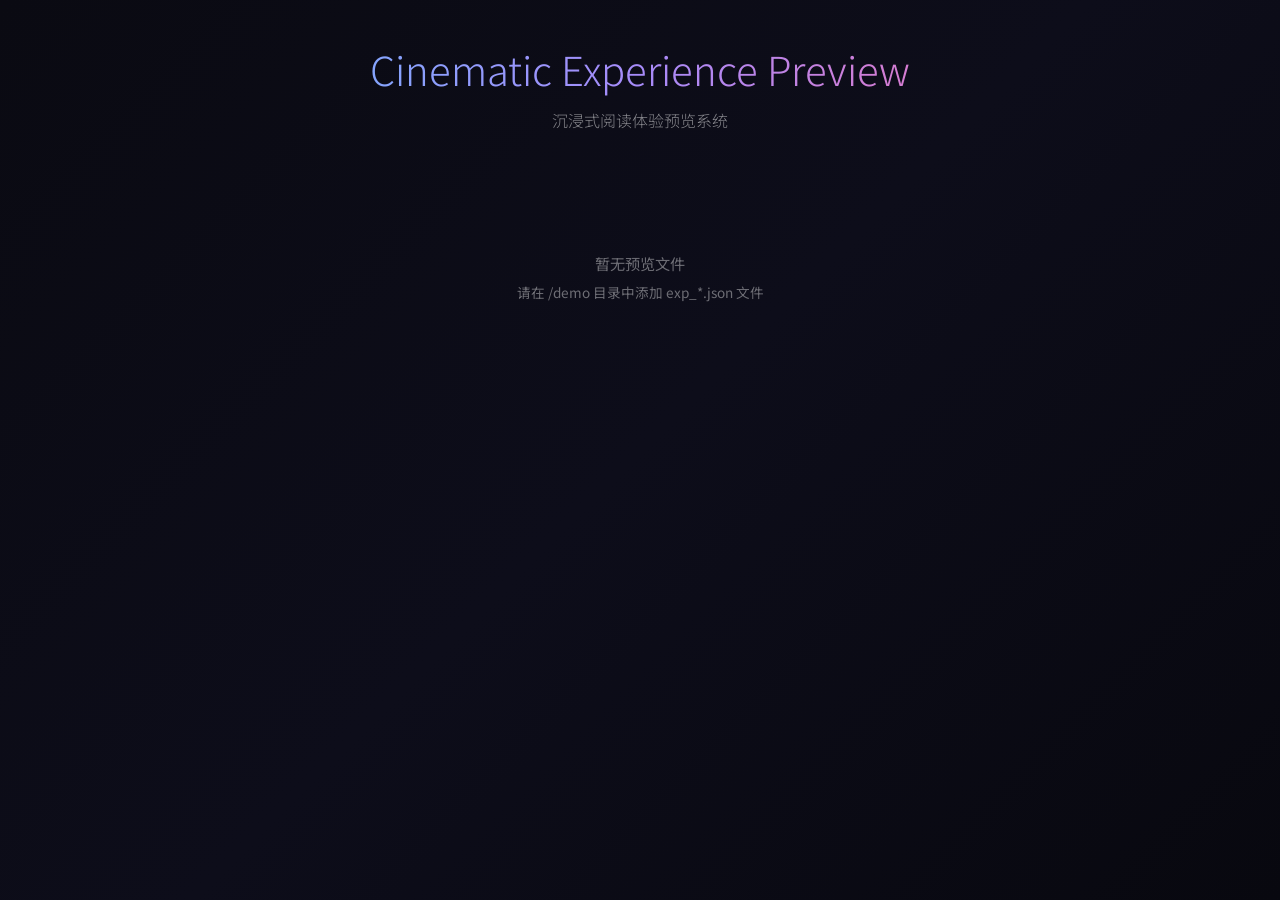
<file: demo/index.html>
<!DOCTYPE html>
<html lang="zh-CN">
<head>
    <meta charset="UTF-8">
    <meta name="viewport" content="width=device-width, initial-scale=1.0">
    <title>Cinematic Experience Preview</title>
    <style>
        @import url('https://fonts.googleapis.com/css2?family=Noto+Sans+SC:wght@300;400;500;700&display=swap');

        * { margin: 0; padding: 0; box-sizing: border-box; }

        body {
            font-family: 'Noto Sans SC', sans-serif;
            background: linear-gradient(135deg, #0a0a12 0%, #0d0d1a 50%, #08080f 100%);
            min-height: 100vh;
            color: #e0e0e8;
            padding: 40px 20px;
        }

        .container { max-width: 900px; margin: 0 auto; }

        h1 {
            font-size: 2.5rem;
            font-weight: 300;
            text-align: center;
            margin-bottom: 10px;
            background: linear-gradient(90deg, #6eb5ff, #a78bfa, #f472b6);
            -webkit-background-clip: text;
            -webkit-text-fill-color: transparent;
            background-clip: text;
        }

        .subtitle {
            text-align: center;
            color: rgba(255,255,255,0.5);
            margin-bottom: 50px;
            font-weight: 300;
        }

        .experience-list {
            display: grid;
            gap: 20px;
        }

        .experience-card {
            background: rgba(255,255,255,0.03);
            border: 1px solid rgba(255,255,255,0.08);
            border-radius: 16px;
            padding: 28px 32px;
            cursor: pointer;
            transition: all 0.3s ease;
            position: relative;
            overflow: hidden;
        }

        .experience-card::before {
            content: '';
            position: absolute;
            top: 0;
            left: 0;
            right: 0;
            height: 2px;
            background: linear-gradient(90deg, transparent, rgba(110, 180, 255, 0.5), transparent);
            opacity: 0;
            transition: opacity 0.3s;
        }

        .experience-card:hover {
            background: rgba(255,255,255,0.06);
            border-color: rgba(110, 180, 255, 0.3);
            transform: translateY(-3px);
        }

        .experience-card:hover::before { opacity: 1; }

        .card-title {
            font-size: 1.25rem;
            font-weight: 500;
            margin-bottom: 12px;
            color: #f0f0f8;
        }

        .card-meta {
            display: flex;
            gap: 20px;
            flex-wrap: wrap;
            font-size: 0.85rem;
            color: rgba(255,255,255,0.45);
        }

        .card-meta span { display: flex; align-items: center; gap: 6px; }

        .card-zones {
            margin-top: 14px;
            font-size: 0.8rem;
            color: rgba(255,255,255,0.35);
        }

        .zones-count {
            display: inline-block;
            background: rgba(110, 180, 255, 0.1);
            border: 1px solid rgba(110, 180, 255, 0.2);
            padding: 3px 10px;
            border-radius: 12px;
            margin-left: 6px;
        }

        .preview-btn {
            position: absolute;
            right: 28px;
            top: 50%;
            transform: translateY(-50%);
            background: linear-gradient(135deg, #3b82f6, #8b5cf6);
            border: none;
            color: white;
            padding: 10px 20px;
            border-radius: 8px;
            font-size: 0.9rem;
            font-weight: 500;
            cursor: pointer;
            transition: all 0.2s;
            opacity: 0.9;
        }

        .preview-btn:hover { opacity: 1; transform: translateY(-50%) scale(1.05); }

        .empty-state {
            text-align: center;
            padding: 60px;
            color: rgba(255,255,255,0.4);
        }

        .empty-state p { margin-top: 10px; font-size: 0.95rem; }
    </style>
</head>
<body>
    <div class="container">
        <h1>Cinematic Experience Preview</h1>
        <p class="subtitle">沉浸式阅读体验预览系统</p>

        <div class="experience-list" id="experienceList">
            <div class="empty-state">
                <p>加载中...</p>
            </div>
        </div>
    </div>

    <script>
        async function loadExperiences() {
            const list = document.getElementById('experienceList');

            try {
                const response = await fetch('./');
                const html = await response.text();
                const parser = new DOMParser();
                const doc = parser.parseFromString(html, 'text/html');
                const links = Array.from(doc.querySelectorAll('a'));

                const jsonFiles = links
                    .map(a => a.href)
                    .filter(href => href.endsWith('.json'))
                    .map(href => {
                        const parts = href.split('/');
                        return parts[parts.length - 1];
                    })
                    .filter(name => name !== 'index.json');

                if (jsonFiles.length === 0) {
                    list.innerHTML = `
                        <div class="empty-state">
                            <p>暂无预览文件</p>
                            <p style="margin-top:8px;font-size:0.85rem;">请在 /demo 目录中添加 exp_*.json 文件</p>
                        </div>
                    `;
                    return;
                }

                const cards = [];
                for (const file of jsonFiles) {
                    try {
                        const res = await fetch('./' + file);
                        const data = await res.json();
                        cards.push({ file, data });
                    } catch (e) {
                        console.error('Failed to load', file, e);
                    }
                }

                if (cards.length === 0) {
                    list.innerHTML = '<div class="empty-state"><p>无法读取任何体验文件</p></div>';
                    return;
                }

                list.innerHTML = cards.map(({ file, data }) => `
                    <div class="experience-card" onclick="openPreview('${file}')">
                        <div class="card-title">${data.chapterTitle || '未命名章节'}</div>
                        <div class="card-meta">
                            <span>📁 ${file}</span>
                            <span>📊 ${data.zones?.length || 0} zones</span>
                            <span>📚 ${Object.keys(data.referenceRegistry || {}).length} references</span>
                        </div>
                        <div class="card-zones">
                            Moods:
                            ${getUniqueMoods(data.zones).map(m =>
                                `<span class="zones-count">${m}</span>`
                            ).join('')}
                        </div>
                        <button class="preview-btn">预览 →</button>
                    </div>
                `).join('');

            } catch (e) {
                console.error('Failed to load experience list', e);
                list.innerHTML = '<div class="empty-state"><p>加载失败</p></div>';
            }
        }

        function getUniqueMoods(zones) {
            if (!zones) return [];
            const moods = zones.map(z => z.mood).filter(Boolean);
            return [...new Set(moods)];
        }

        function openPreview(file) {
            window.location.href = 'preview.html?file=' + encodeURIComponent(file);
        }

        loadExperiences();
    </script>
</body>
</html>
</file>
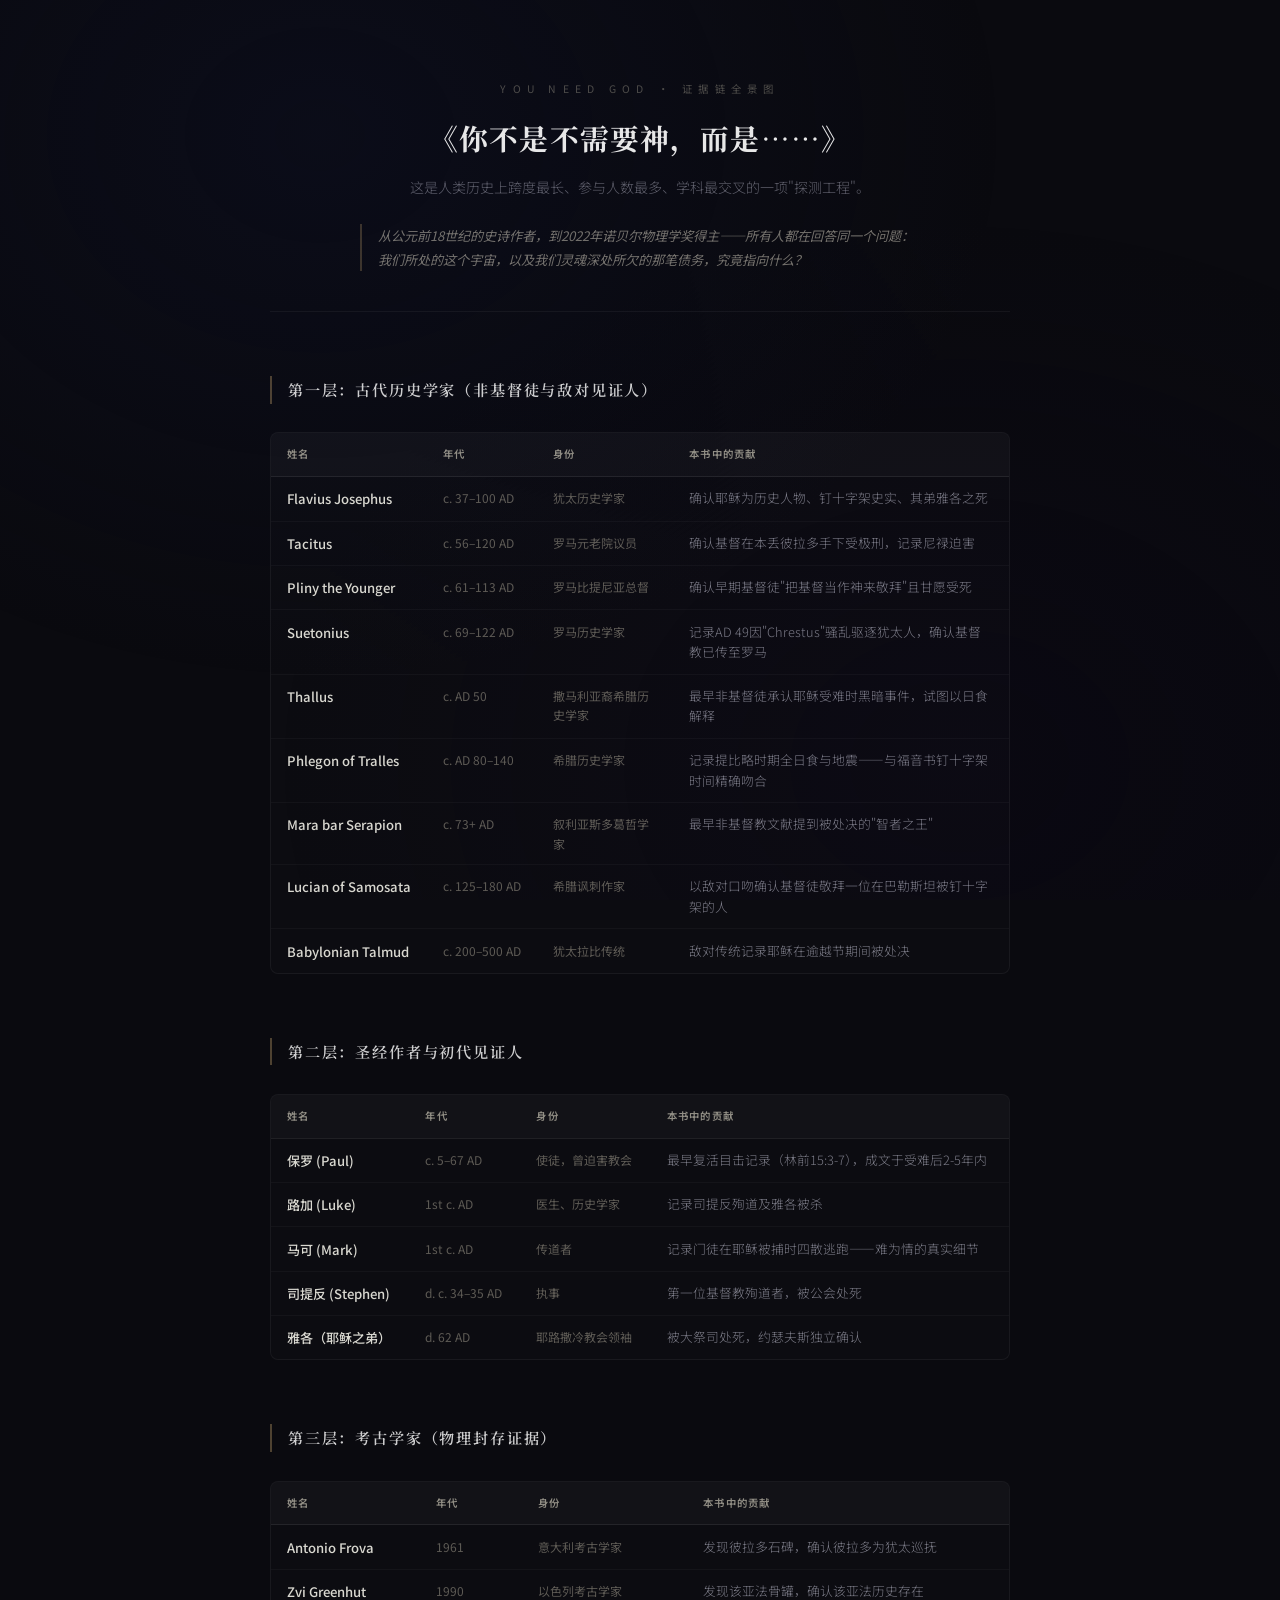
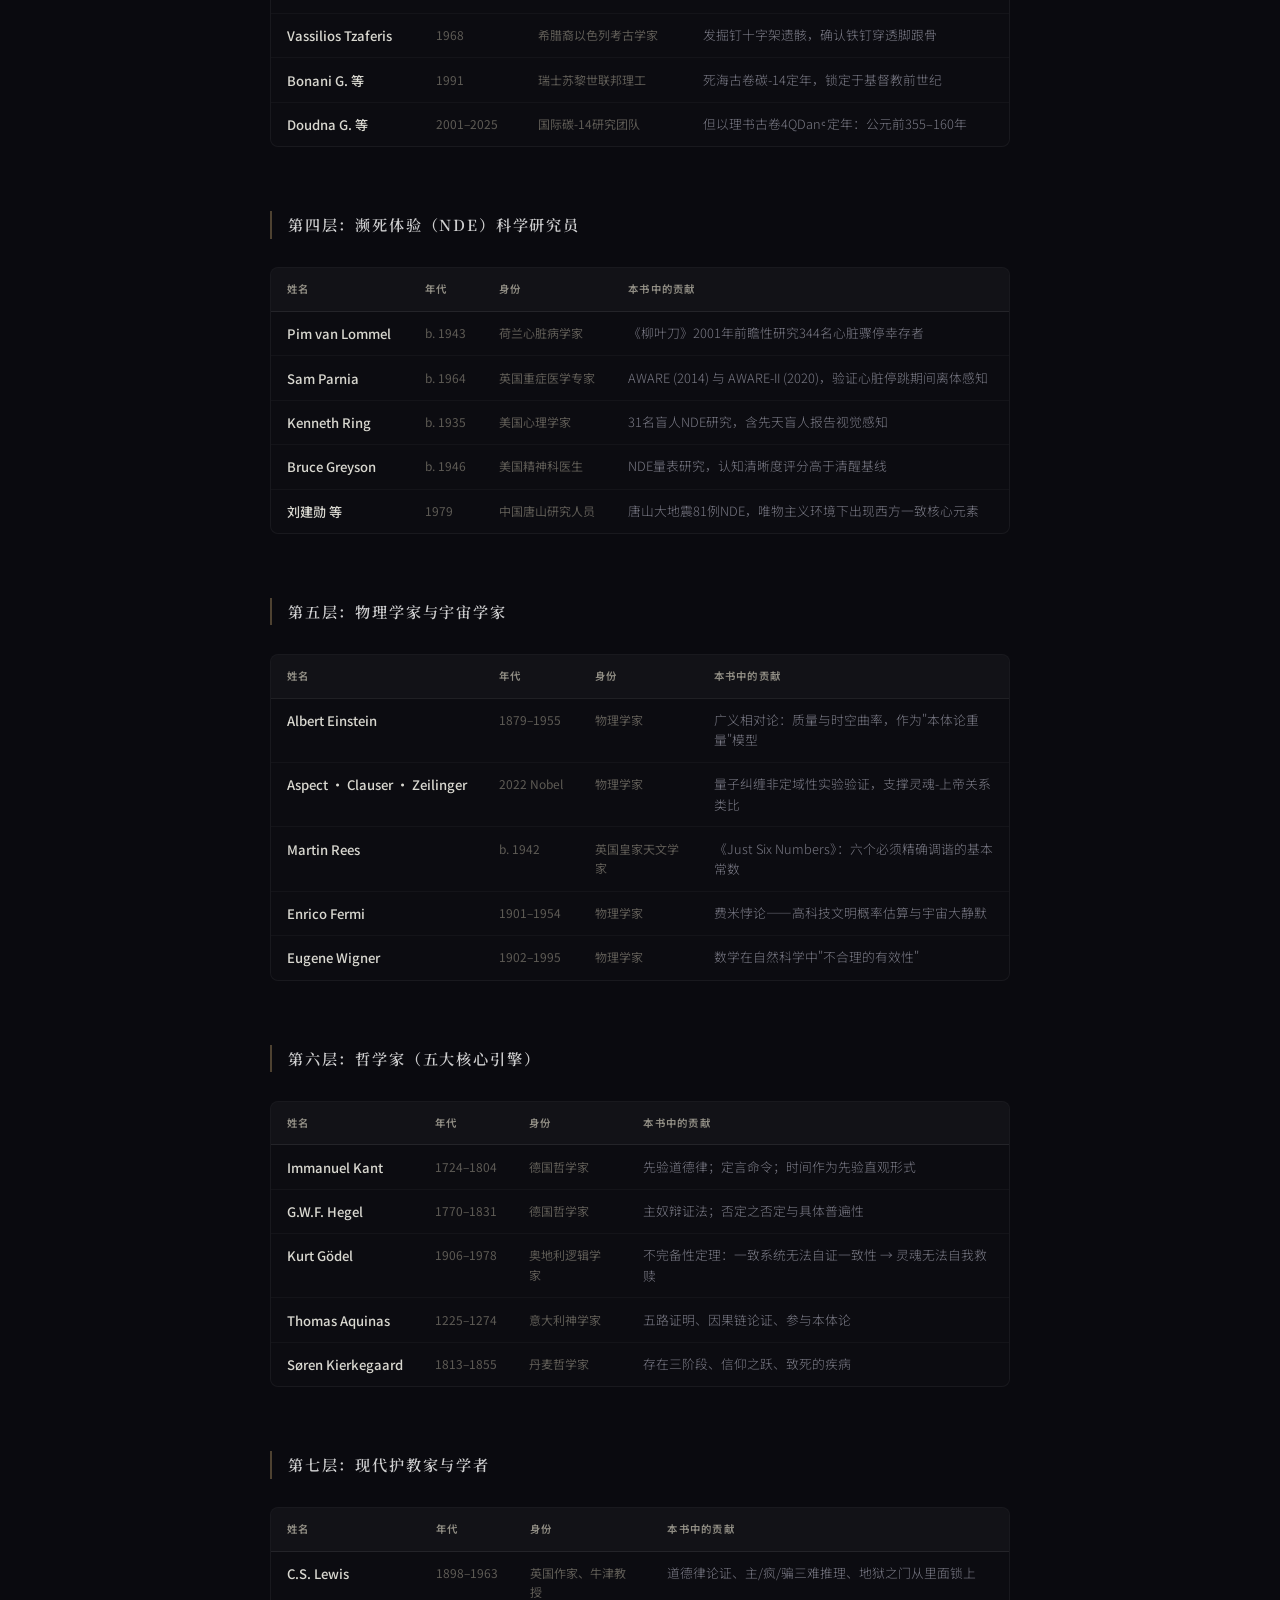
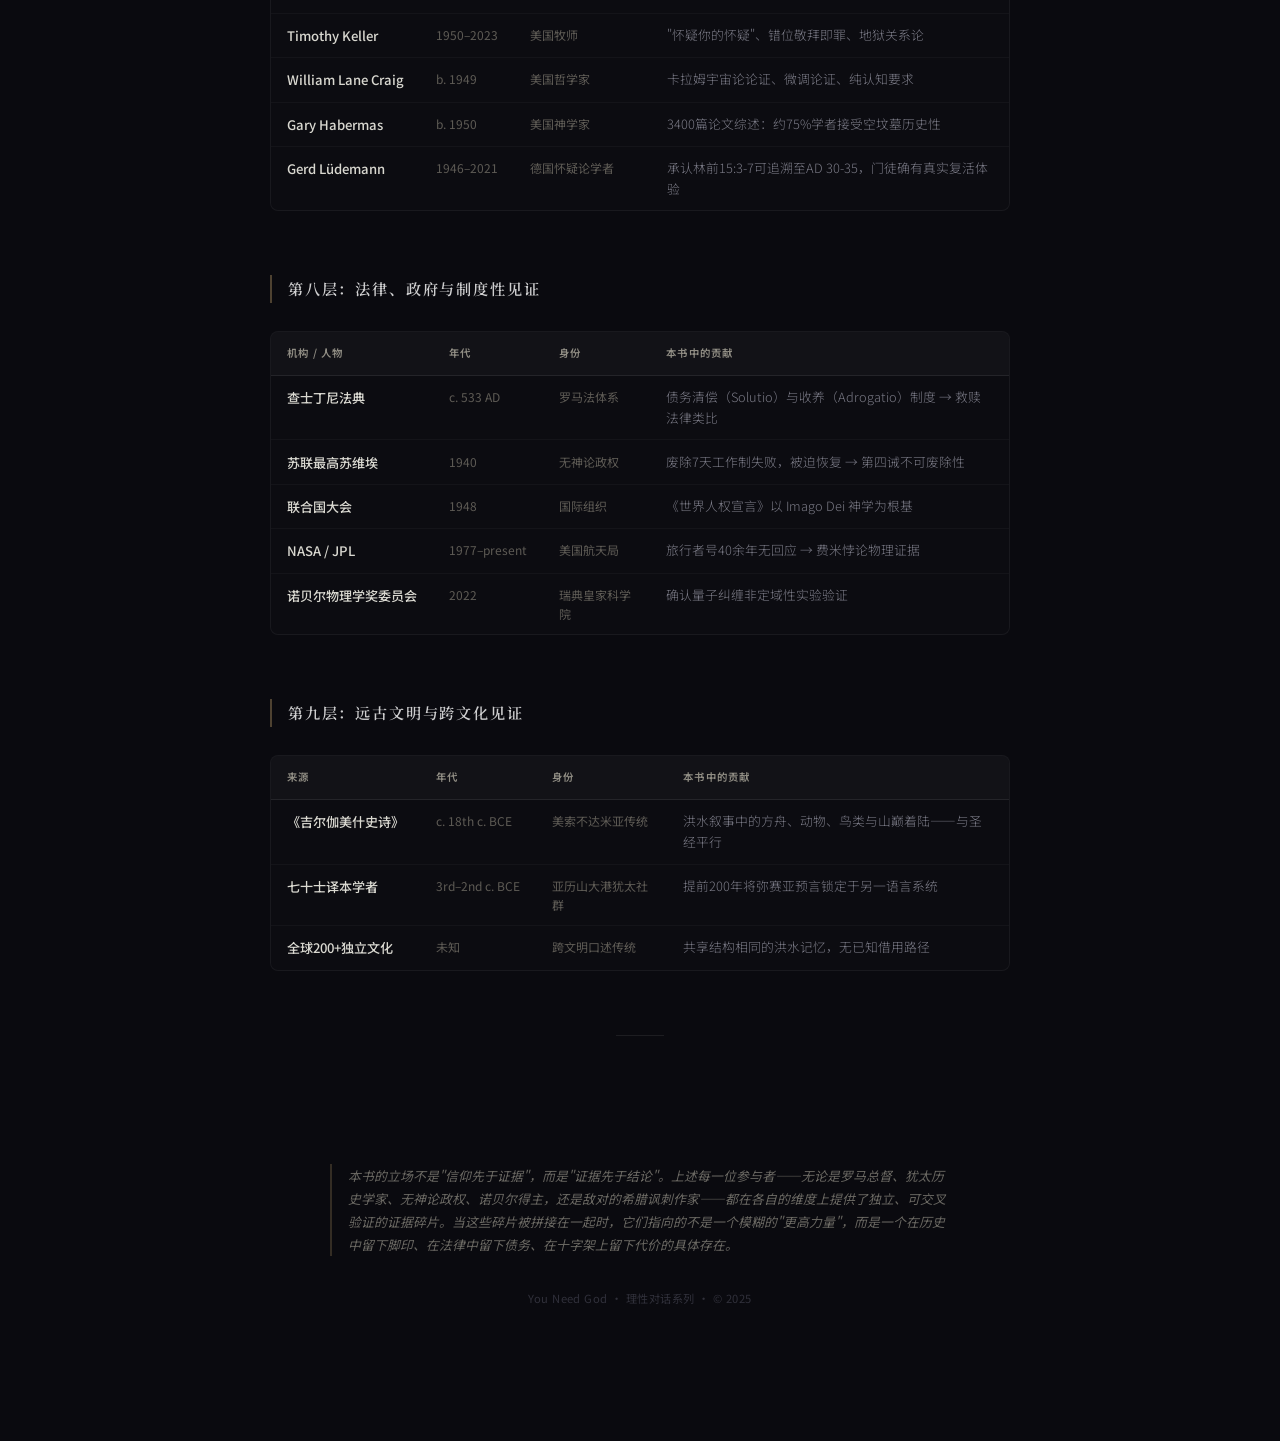
<file: demo/codex-template.html>
<!DOCTYPE html>
<html lang="zh-CN">
<head>
<meta charset="UTF-8">
<meta name="viewport" content="width=device-width, initial-scale=1.0">
<title>证据链全景图 — You Need God</title>
<style>
@import url('https://fonts.googleapis.com/css2?family=Noto+Sans+SC:wght@300;400;500;600&family=Noto+Serif+SC:wght@400;600;700&display=swap');

*{margin:0;padding:0;box-sizing:border-box}
html{scroll-behavior:smooth}
body{
  font-family:'Noto Sans SC',sans-serif;
  background:#0a0a0f;
  color:rgba(220,220,230,0.9);
  line-height:1.8;
  min-height:100vh;
  -webkit-font-smoothing:antialiased;
}
body::before{
  content:'';position:fixed;inset:0;
  background:radial-gradient(ellipse at 25% 15%, rgba(12,15,35,0.5) 0%, transparent 50%),
             radial-gradient(ellipse at 75% 85%, rgba(10,6,22,0.4) 0%, transparent 50%);
  pointer-events:none;z-index:0;
}
.page{
  position:relative;z-index:1;
  max-width:820px;margin:0 auto;
  padding:5rem 2.5rem 8rem;
}

/* === HEADER === */
.page-header{
  text-align:center;margin-bottom:3.5rem;
  padding-bottom:2.5rem;
  border-bottom:1px solid rgba(255,255,255,0.05);
}
.page-header .eyebrow{
  font-size:0.65rem;letter-spacing:0.6em;text-transform:uppercase;
  color:rgba(160,155,140,0.45);margin-bottom:0.8rem;
}
.page-header h1{
  font-family:'Noto Serif SC',serif;
  font-size:1.8rem;font-weight:700;
  color:rgba(255,255,255,0.9);letter-spacing:0.04em;
  margin-bottom:0.8rem;
}
.page-header .desc{
  font-size:0.88rem;color:rgba(180,180,195,0.5);font-weight:300;
  max-width:600px;margin:0 auto;line-height:1.7;
}
.page-header blockquote{
  margin-top:1.5rem;
  font-size:0.82rem;color:rgba(200,195,180,0.55);
  font-style:italic;line-height:1.8;
  border-left:2px solid rgba(180,150,100,0.3);
  padding-left:1rem;text-align:left;
  max-width:560px;margin-left:auto;margin-right:auto;
}

/* === SECTION TITLES === */
.section-title{
  font-family:'Noto Serif SC',serif;
  font-size:0.95rem;font-weight:600;
  color:rgba(255,255,255,0.8);
  letter-spacing:0.12em;
  margin-bottom:1.8rem;margin-top:4rem;
  padding-left:1rem;
  border-left:2px solid rgba(180,150,100,0.4);
}

/* === TABLE DESIGN === */
.table-wrap{
  margin-bottom:3rem;
  border-radius:8px;
  border:1px solid rgba(255,255,255,0.05);
  overflow-x:auto;
  background:rgba(255,255,255,0.012);
  -webkit-overflow-scrolling:touch;
}
table{
  width:100%;border-collapse:collapse;
  font-size:0.82rem;min-width:580px;
}
thead{background:rgba(255,255,255,0.025);}
th{
  padding:0.75rem 1rem;text-align:left;
  font-size:0.65rem;font-weight:600;
  letter-spacing:0.12em;text-transform:uppercase;
  color:rgba(200,195,180,0.7);
  border-bottom:1px solid rgba(255,255,255,0.08);
  white-space:nowrap;
}
td{
  padding:0.7rem 1rem;
  color:rgba(215,215,225,0.8);
  border-bottom:1px solid rgba(255,255,255,0.03);
  vertical-align:top;line-height:1.6;
}
tbody tr:last-child td{border-bottom:none;}
tbody tr:hover{background:rgba(255,255,255,0.018);}
td.name{font-weight:500;color:rgba(240,238,230,0.9);white-space:nowrap;}
td.era{font-size:0.75rem;color:rgba(160,155,140,0.55);white-space:nowrap;}
td.role{font-size:0.75rem;color:rgba(160,155,140,0.55);}
td.note{font-size:0.8rem;color:rgba(180,180,195,0.65);font-weight:300;}

/* === MOBILE CARD LAYOUT === */
@media(max-width:700px){
  .page{padding:3.5rem 1rem 5rem;}
  .page-header h1{font-size:1.4rem;}
  .table-wrap{border:none;background:none;border-radius:0;overflow:visible;}
  table,thead,tbody,th,td,tr{display:block;width:100%;}
  table{min-width:0;}
  thead{display:none;}
  tbody tr{
    margin-bottom:0.8rem;padding:1rem;
    background:rgba(255,255,255,0.015);
    border:1px solid rgba(255,255,255,0.05);
    border-radius:8px;
  }
  tbody tr:hover{background:rgba(255,255,255,0.025);}
  td{padding:0.2rem 0;border-bottom:none;}
  td.name{font-size:0.95rem;margin-bottom:0.2rem;white-space:normal;}
  td.era{margin-bottom:0.3rem;}
  td.role{margin-bottom:0.3rem;}
  td.note{font-size:0.8rem;line-height:1.6;}
}

/* === DIVIDER === */
.divider{width:3rem;height:1px;background:rgba(255,255,255,0.08);margin:4rem auto;}

/* === FOOTER === */
.colophon{text-align:center;padding-top:2rem;}
.colophon p{font-size:0.7rem;color:rgba(120,120,140,0.35);letter-spacing:0.04em;margin-bottom:0.3rem;}
.colophon blockquote{
  margin-top:2rem;font-size:0.8rem;color:rgba(200,195,180,0.5);
  font-style:italic;line-height:1.8;text-align:left;
  border-left:2px solid rgba(180,150,100,0.25);padding-left:1rem;
  max-width:620px;margin-left:auto;margin-right:auto;
}
</style>
</head>
<body>
<div class="page">

<header class="page-header">
  <p class="eyebrow">You Need God · 证据链全景图</p>
  <h1>《你不是不需要神，而是……》</h1>
  <p class="desc">这是人类历史上跨度最长、参与人数最多、学科最交叉的一项"探测工程"。</p>
  <blockquote>从公元前18世纪的史诗作者，到2022年诺贝尔物理学奖得主——所有人都在回答同一个问题：我们所处的这个宇宙，以及我们灵魂深处所欠的那笔债务，究竟指向什么？</blockquote>
</header>

<!-- === LAYER 1 === -->
<h2 class="section-title">第一层：古代历史学家（非基督徒与敌对见证人）</h2>
<div class="table-wrap"><table>
<thead><tr><th>姓名</th><th>年代</th><th>身份</th><th>本书中的贡献</th></tr></thead>
<tbody>
<tr><td class="name">Flavius Josephus</td><td class="era">c. 37–100 AD</td><td class="role">犹太历史学家</td><td class="note">确认耶稣为历史人物、钉十字架史实、其弟雅各之死</td></tr>
<tr><td class="name">Tacitus</td><td class="era">c. 56–120 AD</td><td class="role">罗马元老院议员</td><td class="note">确认基督在本丢彼拉多手下受极刑，记录尼禄迫害</td></tr>
<tr><td class="name">Pliny the Younger</td><td class="era">c. 61–113 AD</td><td class="role">罗马比提尼亚总督</td><td class="note">确认早期基督徒"把基督当作神来敬拜"且甘愿受死</td></tr>
<tr><td class="name">Suetonius</td><td class="era">c. 69–122 AD</td><td class="role">罗马历史学家</td><td class="note">记录AD 49因"Chrestus"骚乱驱逐犹太人，确认基督教已传至罗马</td></tr>
<tr><td class="name">Thallus</td><td class="era">c. AD 50</td><td class="role">撒马利亚裔希腊历史学家</td><td class="note">最早非基督徒承认耶稣受难时黑暗事件，试图以日食解释</td></tr>
<tr><td class="name">Phlegon of Tralles</td><td class="era">c. AD 80–140</td><td class="role">希腊历史学家</td><td class="note">记录提比略时期全日食与地震——与福音书钉十字架时间精确吻合</td></tr>
<tr><td class="name">Mara bar Serapion</td><td class="era">c. 73+ AD</td><td class="role">叙利亚斯多葛哲学家</td><td class="note">最早非基督教文献提到被处决的"智者之王"</td></tr>
<tr><td class="name">Lucian of Samosata</td><td class="era">c. 125–180 AD</td><td class="role">希腊讽刺作家</td><td class="note">以敌对口吻确认基督徒敬拜一位在巴勒斯坦被钉十字架的人</td></tr>
<tr><td class="name">Babylonian Talmud</td><td class="era">c. 200–500 AD</td><td class="role">犹太拉比传统</td><td class="note">敌对传统记录耶稣在逾越节期间被处决</td></tr>
</tbody>
</table></div>

<!-- === LAYER 2 === -->
<h2 class="section-title">第二层：圣经作者与初代见证人</h2>
<div class="table-wrap"><table>
<thead><tr><th>姓名</th><th>年代</th><th>身份</th><th>本书中的贡献</th></tr></thead>
<tbody>
<tr><td class="name">保罗 (Paul)</td><td class="era">c. 5–67 AD</td><td class="role">使徒，曾迫害教会</td><td class="note">最早复活目击记录（林前15:3-7），成文于受难后2-5年内</td></tr>
<tr><td class="name">路加 (Luke)</td><td class="era">1st c. AD</td><td class="role">医生、历史学家</td><td class="note">记录司提反殉道及雅各被杀</td></tr>
<tr><td class="name">马可 (Mark)</td><td class="era">1st c. AD</td><td class="role">传道者</td><td class="note">记录门徒在耶稣被捕时四散逃跑——难为情的真实细节</td></tr>
<tr><td class="name">司提反 (Stephen)</td><td class="era">d. c. 34–35 AD</td><td class="role">执事</td><td class="note">第一位基督教殉道者，被公会处死</td></tr>
<tr><td class="name">雅各（耶稣之弟）</td><td class="era">d. 62 AD</td><td class="role">耶路撒冷教会领袖</td><td class="note">被大祭司处死，约瑟夫斯独立确认</td></tr>
</tbody>
</table></div>

<!-- === LAYER 3 === -->
<h2 class="section-title">第三层：考古学家（物理封存证据）</h2>
<div class="table-wrap"><table>
<thead><tr><th>姓名</th><th>年代</th><th>身份</th><th>本书中的贡献</th></tr></thead>
<tbody>
<tr><td class="name">Antonio Frova</td><td class="era">1961</td><td class="role">意大利考古学家</td><td class="note">发现彼拉多石碑，确认彼拉多为犹太巡抚</td></tr>
<tr><td class="name">Zvi Greenhut</td><td class="era">1990</td><td class="role">以色列考古学家</td><td class="note">发现该亚法骨罐，确认该亚法历史存在</td></tr>
<tr><td class="name">Vassilios Tzaferis</td><td class="era">1968</td><td class="role">希腊裔以色列考古学家</td><td class="note">发掘钉十字架遗骸，确认铁钉穿透脚跟骨</td></tr>
<tr><td class="name">Bonani G. 等</td><td class="era">1991</td><td class="role">瑞士苏黎世联邦理工</td><td class="note">死海古卷碳-14定年，锁定于基督教前世纪</td></tr>
<tr><td class="name">Doudna G. 等</td><td class="era">2001–2025</td><td class="role">国际碳-14研究团队</td><td class="note">但以理书古卷4QDanᶜ定年：公元前355–160年</td></tr>
</tbody>
</table></div>

<!-- === LAYER 4 === -->
<h2 class="section-title">第四层：濒死体验（NDE）科学研究员</h2>
<div class="table-wrap"><table>
<thead><tr><th>姓名</th><th>年代</th><th>身份</th><th>本书中的贡献</th></tr></thead>
<tbody>
<tr><td class="name">Pim van Lommel</td><td class="era">b. 1943</td><td class="role">荷兰心脏病学家</td><td class="note">《柳叶刀》2001年前瞻性研究344名心脏骤停幸存者</td></tr>
<tr><td class="name">Sam Parnia</td><td class="era">b. 1964</td><td class="role">英国重症医学专家</td><td class="note">AWARE (2014) 与 AWARE-II (2020)，验证心脏停跳期间离体感知</td></tr>
<tr><td class="name">Kenneth Ring</td><td class="era">b. 1935</td><td class="role">美国心理学家</td><td class="note">31名盲人NDE研究，含先天盲人报告视觉感知</td></tr>
<tr><td class="name">Bruce Greyson</td><td class="era">b. 1946</td><td class="role">美国精神科医生</td><td class="note">NDE量表研究，认知清晰度评分高于清醒基线</td></tr>
<tr><td class="name">刘建勋 等</td><td class="era">1979</td><td class="role">中国唐山研究人员</td><td class="note">唐山大地震81例NDE，唯物主义环境下出现西方一致核心元素</td></tr>
</tbody>
</table></div>

<!-- === LAYER 5 === -->
<h2 class="section-title">第五层：物理学家与宇宙学家</h2>
<div class="table-wrap"><table>
<thead><tr><th>姓名</th><th>年代</th><th>身份</th><th>本书中的贡献</th></tr></thead>
<tbody>
<tr><td class="name">Albert Einstein</td><td class="era">1879–1955</td><td class="role">物理学家</td><td class="note">广义相对论：质量与时空曲率，作为"本体论重量"模型</td></tr>
<tr><td class="name">Aspect · Clauser · Zeilinger</td><td class="era">2022 Nobel</td><td class="role">物理学家</td><td class="note">量子纠缠非定域性实验验证，支撑灵魂-上帝关系类比</td></tr>
<tr><td class="name">Martin Rees</td><td class="era">b. 1942</td><td class="role">英国皇家天文学家</td><td class="note">《Just Six Numbers》：六个必须精确调谐的基本常数</td></tr>
<tr><td class="name">Enrico Fermi</td><td class="era">1901–1954</td><td class="role">物理学家</td><td class="note">费米悖论——高科技文明概率估算与宇宙大静默</td></tr>
<tr><td class="name">Eugene Wigner</td><td class="era">1902–1995</td><td class="role">物理学家</td><td class="note">数学在自然科学中"不合理的有效性"</td></tr>
</tbody>
</table></div>

<!-- === LAYER 6 === -->
<h2 class="section-title">第六层：哲学家（五大核心引擎）</h2>
<div class="table-wrap"><table>
<thead><tr><th>姓名</th><th>年代</th><th>身份</th><th>本书中的贡献</th></tr></thead>
<tbody>
<tr><td class="name">Immanuel Kant</td><td class="era">1724–1804</td><td class="role">德国哲学家</td><td class="note">先验道德律；定言命令；时间作为先验直观形式</td></tr>
<tr><td class="name">G.W.F. Hegel</td><td class="era">1770–1831</td><td class="role">德国哲学家</td><td class="note">主奴辩证法；否定之否定与具体普遍性</td></tr>
<tr><td class="name">Kurt Gödel</td><td class="era">1906–1978</td><td class="role">奥地利逻辑学家</td><td class="note">不完备性定理：一致系统无法自证一致性 → 灵魂无法自我救赎</td></tr>
<tr><td class="name">Thomas Aquinas</td><td class="era">1225–1274</td><td class="role">意大利神学家</td><td class="note">五路证明、因果链论证、参与本体论</td></tr>
<tr><td class="name">Søren Kierkegaard</td><td class="era">1813–1855</td><td class="role">丹麦哲学家</td><td class="note">存在三阶段、信仰之跃、致死的疾病</td></tr>
</tbody>
</table></div>

<!-- === LAYER 7 === -->
<h2 class="section-title">第七层：现代护教家与学者</h2>
<div class="table-wrap"><table>
<thead><tr><th>姓名</th><th>年代</th><th>身份</th><th>本书中的贡献</th></tr></thead>
<tbody>
<tr><td class="name">C.S. Lewis</td><td class="era">1898–1963</td><td class="role">英国作家、牛津教授</td><td class="note">道德律论证、主/疯/骗三难推理、地狱之门从里面锁上</td></tr>
<tr><td class="name">Timothy Keller</td><td class="era">1950–2023</td><td class="role">美国牧师</td><td class="note">"怀疑你的怀疑"、错位敬拜即罪、地狱关系论</td></tr>
<tr><td class="name">William Lane Craig</td><td class="era">b. 1949</td><td class="role">美国哲学家</td><td class="note">卡拉姆宇宙论论证、微调论证、纯认知要求</td></tr>
<tr><td class="name">Gary Habermas</td><td class="era">b. 1950</td><td class="role">美国神学家</td><td class="note">3400篇论文综述：约75%学者接受空坟墓历史性</td></tr>
<tr><td class="name">Gerd Lüdemann</td><td class="era">1946–2021</td><td class="role">德国怀疑论学者</td><td class="note">承认林前15:3-7可追溯至AD 30-35，门徒确有真实复活体验</td></tr>
</tbody>
</table></div>

<!-- === LAYER 8 === -->
<h2 class="section-title">第八层：法律、政府与制度性见证</h2>
<div class="table-wrap"><table>
<thead><tr><th>机构 / 人物</th><th>年代</th><th>身份</th><th>本书中的贡献</th></tr></thead>
<tbody>
<tr><td class="name">查士丁尼法典</td><td class="era">c. 533 AD</td><td class="role">罗马法体系</td><td class="note">债务清偿（Solutio）与收养（Adrogatio）制度 → 救赎法律类比</td></tr>
<tr><td class="name">苏联最高苏维埃</td><td class="era">1940</td><td class="role">无神论政权</td><td class="note">废除7天工作制失败，被迫恢复 → 第四诫不可废除性</td></tr>
<tr><td class="name">联合国大会</td><td class="era">1948</td><td class="role">国际组织</td><td class="note">《世界人权宣言》以 Imago Dei 神学为根基</td></tr>
<tr><td class="name">NASA / JPL</td><td class="era">1977–present</td><td class="role">美国航天局</td><td class="note">旅行者号40余年无回应 → 费米悖论物理证据</td></tr>
<tr><td class="name">诺贝尔物理学奖委员会</td><td class="era">2022</td><td class="role">瑞典皇家科学院</td><td class="note">确认量子纠缠非定域性实验验证</td></tr>
</tbody>
</table></div>

<!-- === LAYER 9 === -->
<h2 class="section-title">第九层：远古文明与跨文化见证</h2>
<div class="table-wrap"><table>
<thead><tr><th>来源</th><th>年代</th><th>身份</th><th>本书中的贡献</th></tr></thead>
<tbody>
<tr><td class="name">《吉尔伽美什史诗》</td><td class="era">c. 18th c. BCE</td><td class="role">美索不达米亚传统</td><td class="note">洪水叙事中的方舟、动物、鸟类与山巅着陆——与圣经平行</td></tr>
<tr><td class="name">七十士译本学者</td><td class="era">3rd–2nd c. BCE</td><td class="role">亚历山大港犹太社群</td><td class="note">提前200年将弥赛亚预言锁定于另一语言系统</td></tr>
<tr><td class="name">全球200+独立文化</td><td class="era">未知</td><td class="role">跨文明口述传统</td><td class="note">共享结构相同的洪水记忆，无已知借用路径</td></tr>
</tbody>
</table></div>

<div class="divider"></div>

<footer class="colophon">
  <blockquote>本书的立场不是"信仰先于证据"，而是"证据先于结论"。上述每一位参与者——无论是罗马总督、犹太历史学家、无神论政权、诺贝尔得主，还是敌对的希腊讽刺作家——都在各自的维度上提供了独立、可交叉验证的证据碎片。当这些碎片被拼接在一起时，它们指向的不是一个模糊的"更高力量"，而是一个在历史中留下脚印、在法律中留下债务、在十字架上留下代价的具体存在。</blockquote>
  <p style="margin-top:2rem;">You Need God · 理性对话系列 · © 2025</p>
</footer>

</div>
</body>
</html>
</file>
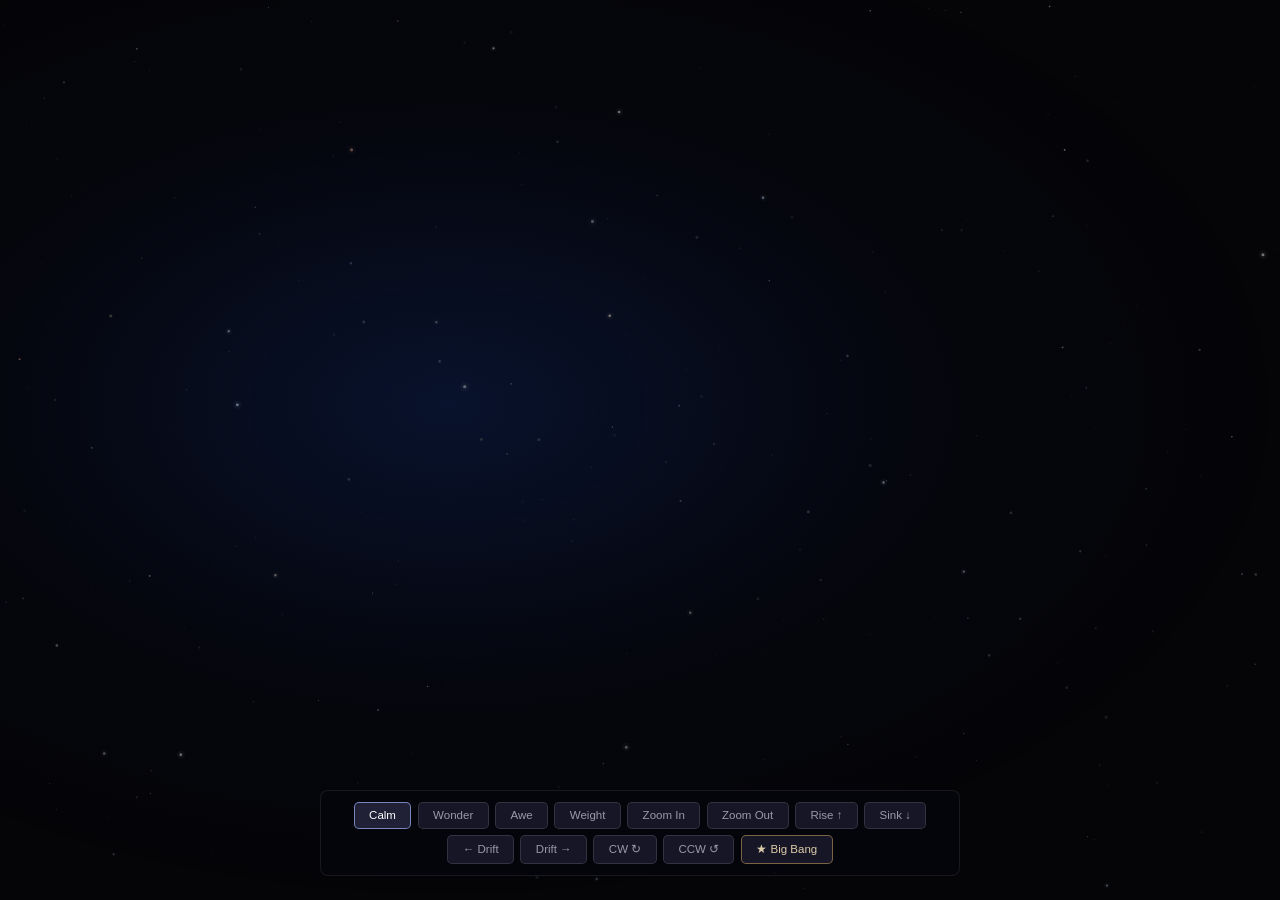
<file: demo/preview.html>
<!DOCTYPE html>
<html lang="en">
<head>
<meta charset="UTF-8">
<meta name="viewport" content="width=device-width, initial-scale=1.0">
<title>Starfield V4</title>
<style>
*{margin:0;padding:0;box-sizing:border-box}
html,body{width:100%;height:100%;overflow:hidden;background:#050508}
.aurora{position:fixed;inset:0;z-index:0;transition:background 3s ease}
canvas{position:fixed;inset:0;z-index:1}
.bb-overlay{
  position:fixed;inset:0;z-index:10;pointer-events:none;
  opacity:0;display:flex;align-items:center;justify-content:center;flex-direction:column;
  background:transparent;
}
.bb-overlay.active{pointer-events:auto;opacity:1}
.bb-text{
  text-align:center;opacity:0;transition:opacity 1.2s ease;
  font-family:'Noto Serif SC',Georgia,serif;color:rgba(60,55,50,0.88);
}
.bb-text.show{opacity:1}
.bb-sub{font-size:0.85rem;letter-spacing:0.4em;margin-bottom:1.2rem;color:rgba(100,95,85,0.65)}
.bb-title{font-size:2.2rem;letter-spacing:0.08em;font-weight:400}
.bb-cursor{
  display:inline-block;width:2px;height:1.1em;background:rgba(80,75,65,0.6);
  margin-left:3px;vertical-align:text-bottom;animation:blink .8s step-end infinite;
}
@keyframes blink{0%,100%{opacity:1}50%{opacity:0}}
.ctrl{
  position:fixed;bottom:1.5rem;left:50%;transform:translateX(-50%);z-index:99;
  display:flex;gap:.4rem;flex-wrap:wrap;justify-content:center;
  background:rgba(5,5,12,.92);border:1px solid rgba(255,255,255,.08);
  padding:.7rem 1rem;border-radius:8px;max-width:95vw;
}
.ctrl button{
  background:rgba(30,30,50,.7);border:1px solid rgba(255,255,255,.12);
  color:#99a;padding:.4rem .9rem;font-size:.72rem;cursor:pointer;
  border-radius:5px;transition:all .25s;white-space:nowrap;
}
.ctrl button:hover{border-color:rgba(140,160,220,.5);color:#dde}
.ctrl button.on{border-color:rgba(140,160,220,.8);color:#fff;background:rgba(60,60,100,.5)}
.ctrl button.special{border-color:rgba(220,180,100,.5);color:#dca}
.ctrl button.special:hover{border-color:rgba(220,180,100,.8);color:#fed}
</style>
</head>
<body>
<div class="aurora" id="au"></div>
<canvas id="c"></canvas>
<div class="bb-overlay" id="bbOverlay">
  <div class="bb-text" id="bbText">
    <p class="bb-sub" id="bbSub"></p>
    <h1 class="bb-title" id="bbTitle"></h1>
  </div>
</div>
<div class="ctrl" id="ctrl">
  <button data-m="calm" class="on">Calm</button>
  <button data-m="wonder">Wonder</button>
  <button data-m="awe">Awe</button>
  <button data-m="weight">Weight</button>
  <button data-m="zoomIn">Zoom In</button>
  <button data-m="zoomOut">Zoom Out</button>
  <button data-m="rise">Rise ↑</button>
  <button data-m="sink">Sink ↓</button>
  <button data-m="driftLeft">← Drift</button>
  <button data-m="driftRight">Drift →</button>
  <button data-m="clockwise">CW ↻</button>
  <button data-m="anticlockwise">CCW ↺</button>
  <button data-m="bigbang" class="special">★ Big Bang</button>
</div>
<script>
(function(){
'use strict';
var canvas=document.getElementById('c'),ctx=canvas.getContext('2d'),W,H;

// === MOODS ===
var MOODS={
  calm:{count:400,speed:0.025,dir:'zoomIn',rot:0.00003,rotDir:1,glow:0.6,aurora:'radial-gradient(ellipse at 35% 45%, rgba(12,30,75,0.55) 0%, rgba(6,12,35,0.2) 40%, transparent 70%)'},
  wonder:{count:650,speed:0.04,dir:'rise',rot:0.00007,rotDir:1,glow:0.8,aurora:'radial-gradient(ellipse at 45% 40%, rgba(50,25,100,0.5) 0%, rgba(20,10,55,0.2) 40%, transparent 70%)'},
  awe:{count:1100,speed:0.07,dir:'zoomIn',rot:0.00004,rotDir:-1,glow:1.0,aurora:'radial-gradient(ellipse at 40% 50%, rgba(90,30,130,0.55) 0%, rgba(20,50,120,0.22) 35%, transparent 75%)'},
  weight:{count:300,speed:0.012,dir:'sink',rot:0.00002,rotDir:-1,glow:0.35,aurora:'radial-gradient(ellipse at 50% 50%, rgba(10,8,25,0.35) 0%, rgba(5,4,15,0.12) 40%, transparent 65%)'},
  zoomIn:{count:700,speed:0.06,dir:'zoomIn',rot:0.00005,rotDir:1,glow:0.85,aurora:'radial-gradient(ellipse at 45% 50%, rgba(15,40,90,0.5) 0%, rgba(8,18,50,0.2) 40%, transparent 70%)'},
  zoomOut:{count:700,speed:0.05,dir:'zoomOut',rot:0.00005,rotDir:-1,glow:0.75,aurora:'radial-gradient(ellipse at 50% 55%, rgba(25,15,60,0.5) 0%, rgba(10,8,30,0.2) 40%, transparent 70%)'},
  rise:{count:600,speed:0.045,dir:'rise',rot:0.00006,rotDir:1,glow:0.75,aurora:'radial-gradient(ellipse at 50% 60%, rgba(20,50,100,0.5) 0%, rgba(8,20,50,0.2) 40%, transparent 70%)'},
  sink:{count:500,speed:0.03,dir:'sink',rot:0.00003,rotDir:-1,glow:0.5,aurora:'radial-gradient(ellipse at 50% 40%, rgba(15,10,35,0.45) 0%, rgba(6,5,18,0.15) 40%, transparent 65%)'},
  driftLeft:{count:600,speed:0.04,dir:'driftLeft',rot:0.00004,rotDir:1,glow:0.7,aurora:'radial-gradient(ellipse at 60% 50%, rgba(20,40,90,0.5) 0%, rgba(8,15,45,0.2) 40%, transparent 70%)'},
  driftRight:{count:600,speed:0.04,dir:'driftRight',rot:0.00004,rotDir:-1,glow:0.7,aurora:'radial-gradient(ellipse at 35% 50%, rgba(40,20,80,0.5) 0%, rgba(15,8,40,0.2) 40%, transparent 70%)'},
  clockwise:{count:650,speed:0.03,dir:'clockwise',rot:0.00018,rotDir:1,glow:0.8,aurora:'radial-gradient(ellipse at 45% 45%, rgba(20,45,100,0.5) 0%, rgba(10,20,55,0.2) 40%, transparent 70%)'},
  anticlockwise:{count:650,speed:0.03,dir:'anticlockwise',rot:0.00018,rotDir:-1,glow:0.8,aurora:'radial-gradient(ellipse at 55% 50%, rgba(55,20,85,0.5) 0%, rgba(22,10,45,0.2) 40%, transparent 70%)'}
};

// === STATE ===
var stars=[],angle=0,target=MOODS.calm;
var rt={count:400,speed:0.025,dir:'zoomIn',rot:0.00003,rotDir:1,glow:0.6};
var bb={active:false,phase:'idle',timer:0,starRadius:0,screenFade:0};

// === COLORS ===
var COLORS=[[210,225,255],[255,252,240],[230,235,255],[195,215,255],[255,240,220],[255,220,180],[255,195,170]];
function pickColor(){var r=Math.random();if(r<.35)return COLORS[0];if(r<.55)return COLORS[1];if(r<.70)return COLORS[2];if(r<.82)return COLORS[3];if(r<.90)return COLORS[4];if(r<.96)return COLORS[5];return COLORS[6];}

// === SPAWN ===
function spawnStar(dir){
  var x,y;
  switch(dir){
    case'zoomIn':var a=Math.random()*Math.PI*2,d=Math.random()*60+5;x=W/2+Math.cos(a)*d;y=H/2+Math.sin(a)*d;break;
    case'zoomOut':var side=Math.floor(Math.random()*4);if(side===0){x=Math.random()*W;y=-5;}else if(side===1){x=Math.random()*W;y=H+5;}else if(side===2){x=-5;y=Math.random()*H;}else{x=W+5;y=Math.random()*H;}break;
    case'rise':x=Math.random()*W;y=H+Math.random()*20;break;
    case'sink':x=Math.random()*W;y=-Math.random()*20;break;
    case'driftLeft':x=W+Math.random()*20;y=Math.random()*H;break;
    case'driftRight':x=-Math.random()*20;y=Math.random()*H;break;
    default:x=Math.random()*W;y=Math.random()*H;break;
  }
  return{x:x,y:y,r:0.2+Math.pow(Math.random(),2.5)*1.5,col:pickColor(),bright:0.25+Math.random()*0.55,phase:Math.random()*Math.PI*2,speed:0.004+Math.random()*0.012};
}

function resize(){W=canvas.width=window.innerWidth;H=canvas.height=window.innerHeight;}
function initStars(n){stars=[];for(var i=0;i<n;i++)stars.push(spawnStar('clockwise'));}

window.setMood=function(name){
  if(name==='bigbang'){triggerBigBang('第二章','为什么我不能自我救赎');return;}
  var m=MOODS[name];if(!m)return;target=m;
  document.getElementById('au').style.background=m.aurora;
  document.querySelectorAll('.ctrl button').forEach(function(b){b.classList.toggle('on',b.dataset.m===name);});
};

function lerp(a,b,t){return a+(b-a)*t;}

function adjustCount(){
  var tc=rt.count;
  if(stars.length<tc){var add=Math.min(8,tc-stars.length);for(var i=0;i<add;i++)stars.push(spawnStar(rt.dir));}
  if(stars.length>tc){var rem=Math.min(8,stars.length-tc);stars.splice(stars.length-rem,rem);}
}

function moveStar(s,mult){
  var cx=W/2,cy=H/2,spd=rt.speed*mult;
  switch(rt.dir){
    case'zoomIn':var dx=s.x-cx,dy=s.y-cy;s.x+=dx*spd*0.012;s.y+=dy*spd*0.012;break;
    case'zoomOut':var dx=s.x-cx,dy=s.y-cy;s.x-=dx*spd*0.008;s.y-=dy*spd*0.008;break;
    case'rise':s.y-=spd*1.2;s.x+=Math.sin(s.phase*0.3)*spd*0.15;break;
    case'sink':s.y+=spd*1.0;s.x+=Math.cos(s.phase*0.3)*spd*0.1;break;
    case'driftLeft':s.x-=spd*1.1;s.y+=Math.sin(s.phase*0.4)*spd*0.08;break;
    case'driftRight':s.x+=spd*1.1;s.y+=Math.sin(s.phase*0.4)*spd*0.08;break;
    default:var dx=s.x-cx,dy=s.y-cy;s.x+=dx*spd*0.003;s.y+=dy*spd*0.003;break;
  }
}

function checkBounds(s){
  var m=30,oob=s.x<-m||s.x>W+m||s.y<-m||s.y>H+m;
  if(rt.dir==='zoomOut'){var dx=s.x-W/2,dy=s.y-H/2;if(Math.sqrt(dx*dx+dy*dy)<8)oob=true;}
  if(oob){var ns=spawnStar(rt.dir);s.x=ns.x;s.y=ns.y;s.bright=ns.bright;s.r=ns.r;s.col=ns.col;}
}

// === NORMAL UPDATE ===
function update(){
  if(bb.active)return;
  var t=0.015;
  rt.speed=lerp(rt.speed,target.speed,t);rt.rot=lerp(rt.rot,target.rot,t);
  rt.glow=lerp(rt.glow,target.glow,t);rt.count=Math.round(lerp(rt.count,target.count,t*0.4));
  rt.rotDir=target.rotDir;rt.dir=target.dir;
  adjustCount();angle+=rt.rot*rt.rotDir;
  for(var i=0;i<stars.length;i++){var s=stars[i];moveStar(s,1);s.phase+=s.speed;checkBounds(s);}
}

// === DRAW ===
function draw(){
  ctx.clearRect(0,0,W,H);
  ctx.save();
  ctx.translate(W/2,H/2);ctx.rotate(angle);ctx.translate(-W/2,-H/2);

  for(var i=0;i<stars.length;i++){
    var s=stars[i],twinkle=0.55+0.45*Math.sin(s.phase),alpha=s.bright*twinkle*rt.glow,r=s.r;
    if(r<0.5){ctx.fillStyle='rgba('+s.col[0]+','+s.col[1]+','+s.col[2]+','+alpha+')';ctx.fillRect(s.x,s.y,r*2,r*2);}
    else{ctx.beginPath();ctx.arc(s.x,s.y,r,0,Math.PI*2);ctx.fillStyle='rgba('+s.col[0]+','+s.col[1]+','+s.col[2]+','+alpha+')';ctx.fill();
      if(r>1.0&&alpha>0.25){ctx.beginPath();ctx.arc(s.x,s.y,r*2.8,0,Math.PI*2);ctx.fillStyle='rgba('+s.col[0]+','+s.col[1]+','+s.col[2]+','+(alpha*0.1)+')';ctx.fill();}
    }
  }

  // Big Bang center star — radial gradient, no hard edges
  if(bb.starRadius>0){
    var cx=W/2,cy=H/2,sr=bb.starRadius;
    var outerR=sr*8;
    var g=ctx.createRadialGradient(cx,cy,0,cx,cy,outerR);
    g.addColorStop(0,'rgba(255,253,248,0.95)');
    g.addColorStop(0.03,'rgba(255,250,242,0.9)');
    g.addColorStop(0.1,'rgba(255,248,238,0.6)');
    g.addColorStop(0.25,'rgba(255,245,232,0.25)');
    g.addColorStop(0.5,'rgba(250,240,228,0.08)');
    g.addColorStop(1,'rgba(245,238,225,0)');
    ctx.fillStyle=g;
    ctx.fillRect(cx-outerR,cy-outerR,outerR*2,outerR*2);
  }

  ctx.restore();

  // Screen fade to warm white (drawn OUTSIDE rotation, on top of everything)
  if(bb.screenFade>0){
    ctx.fillStyle='rgba(248,245,240,'+bb.screenFade+')';
    ctx.fillRect(0,0,W,H);
  }
}

// ============================================================
// BIG BANG — LONGER, MORE NATURAL
// ============================================================
// Phase 1: gather   (5s/300f) — gentle zoom in, spawn distant small stars
// Phase 2: collapse (5s/300f) — accelerating pull to center
// Phase 3: star     (4s/240f) — center star grows from point to large bright star
// Phase 4: fade     (3s/180f) — screen fades to soft warm white
// Phase 5: title    (5s/300f) — typewriter on white
// Phase 6: out      (3s/180f) — fade overlay away, resume
// ============================================================
var BB={gather:300,collapse:300,star:240,fade:180,title:540,out:180};

function triggerBigBang(sub,title){
  if(bb.active)return;
  bb.active=true;bb.phase='gather';bb.timer=0;bb.starRadius=0;bb.screenFade=0;
  bb.subtitle=sub||'第二章';bb.title=title||'标题';
  // Spawn many small distant stars
  for(var i=0;i<600;i++){
    var a=Math.random()*Math.PI*2,d=80+Math.random()*Math.max(W,H)*0.55;
    stars.push({x:W/2+Math.cos(a)*d,y:H/2+Math.sin(a)*d,r:0.1+Math.random()*0.25,col:pickColor(),bright:0.15+Math.random()*0.25,phase:Math.random()*Math.PI*2,speed:0.004+Math.random()*0.008});
  }
  document.getElementById('au').style.background='transparent';
}

function updateBigBang(){
  if(!bb.active)return;
  bb.timer++;
  var cx=W/2,cy=H/2;

  if(bb.phase==='gather'){
    // Gentle zoom in
    angle+=0.00006;
    for(var i=0;i<stars.length;i++){
      var s=stars[i],dx=s.x-cx,dy=s.y-cy;
      s.x+=dx*0.00025;s.y+=dy*0.00025;s.phase+=s.speed;
    }
    if(bb.timer>=BB.gather){bb.phase='collapse';bb.timer=0;}
  }
  else if(bb.phase==='collapse'){
    // Cubic acceleration: slow start, very fast end
    var p=bb.timer/BB.collapse;
    var accel=p*p*p;
    var pull=0.005+accel*0.07;
    for(var i=0;i<stars.length;i++){
      var s=stars[i],dx=s.x-cx,dy=s.y-cy;
      s.x-=dx*pull;s.y-=dy*pull;s.phase+=s.speed;
      s.bright=Math.min(1,s.bright+0.001*accel);
    }
    if(bb.timer>=BB.collapse){bb.phase='star';bb.timer=0;}
  }
  else if(bb.phase==='star'){
    // Center star grows from tiny point to big bright star
    var p=bb.timer/BB.star;
    var ease=1-Math.pow(1-p,3); // ease-out cubic
    bb.starRadius=1+ease*35; // grows from 1px to 36px
    // Stars continue fading and collapsing
    for(var i=0;i<stars.length;i++){
      var s=stars[i],dx=s.x-cx,dy=s.y-cy;
      s.x-=dx*0.03;s.y-=dy*0.03;
      s.bright*=0.985;
    }
    if(bb.timer>=BB.star){bb.phase='fade';bb.timer=0;}
  }
  else if(bb.phase==='fade'){
    // Star keeps growing, screen fades to soft white
    var p=bb.timer/BB.fade;
    var ease=p*p; // ease-in: slow start
    bb.starRadius=36+ease*80; // keeps expanding
    bb.screenFade=ease*0.5; // max 0.5 opacity — gentle, not blinding
    // Stars fully gone
    for(var i=0;i<stars.length;i++){stars[i].bright*=0.93;}
    if(bb.timer>=BB.fade){bb.phase='title';bb.timer=0;bb.starRadius=0;bb.screenFade=0.5;startTypewriter();}
  }
  else if(bb.phase==='title'){
    // Hold — overlay handles display
    var overlay=document.getElementById('bbOverlay');
    overlay.classList.add('active');
    overlay.style.background='rgba(248,245,240,0.5)';
    overlay.style.opacity='1';
    if(bb.timer>=BB.title){bb.phase='out';bb.timer=0;}
  }
  else if(bb.phase==='out'){
    var p=bb.timer/BB.out;
    var overlay=document.getElementById('bbOverlay');
    overlay.style.opacity=1-p;
    bb.screenFade=0.5*(1-p);
    if(bb.timer>=BB.out){
      bb.active=false;bb.phase='idle';bb.starRadius=0;bb.screenFade=0;
      overlay.classList.remove('active');overlay.style.opacity='0';overlay.style.background='';
      document.getElementById('bbText').classList.remove('show');
      document.getElementById('bbSub').textContent='';document.getElementById('bbTitle').textContent='';
      initStars(400);target=MOODS.calm;rt.dir='zoomIn';rt.speed=0.025;rt.glow=0.6;rt.count=400;
      document.getElementById('au').style.background=MOODS.calm.aurora;
      document.querySelectorAll('.ctrl button').forEach(function(b){b.classList.toggle('on',b.dataset.m==='calm');});
    }
  }
}

// === TYPEWRITER ===
function startTypewriter(){
  var textEl=document.getElementById('bbText'),subEl=document.getElementById('bbSub'),titleEl=document.getElementById('bbTitle');
  textEl.classList.add('show');subEl.textContent='';titleEl.textContent='';
  var subText=bb.subtitle,titleText=bb.title;
  var cursor=document.createElement('span');cursor.className='bb-cursor';
  var i=0;subEl.appendChild(cursor);
  function typeSub(){
    if(i<subText.length){subEl.insertBefore(document.createTextNode(subText.charAt(i)),cursor);i++;setTimeout(typeSub,110+Math.random()*40);}
    else{setTimeout(function(){subEl.removeChild(cursor);i=0;titleEl.appendChild(cursor);typeTitle();},400);}
  }
  function typeTitle(){
    if(i<titleText.length){titleEl.insertBefore(document.createTextNode(titleText.charAt(i)),cursor);i++;setTimeout(typeTitle,95+Math.random()*50);}
    else{setTimeout(function(){cursor.style.transition='opacity 1.2s';cursor.style.opacity='0';setTimeout(function(){cursor.remove();},1200);},1500);}
  }
  typeSub();
}

// === LOOP ===
function loop(){if(bb.active){updateBigBang();}else{update();}draw();requestAnimationFrame(loop);}

// === BOOT ===
resize();initStars(rt.count);document.getElementById('au').style.background=target.aurora;loop();
window.addEventListener('resize',resize);
document.getElementById('ctrl').addEventListener('click',function(e){var btn=e.target.closest('button');if(btn&&btn.dataset.m)setMood(btn.dataset.m);});
})();
</script>
</body>
</html>
</file>
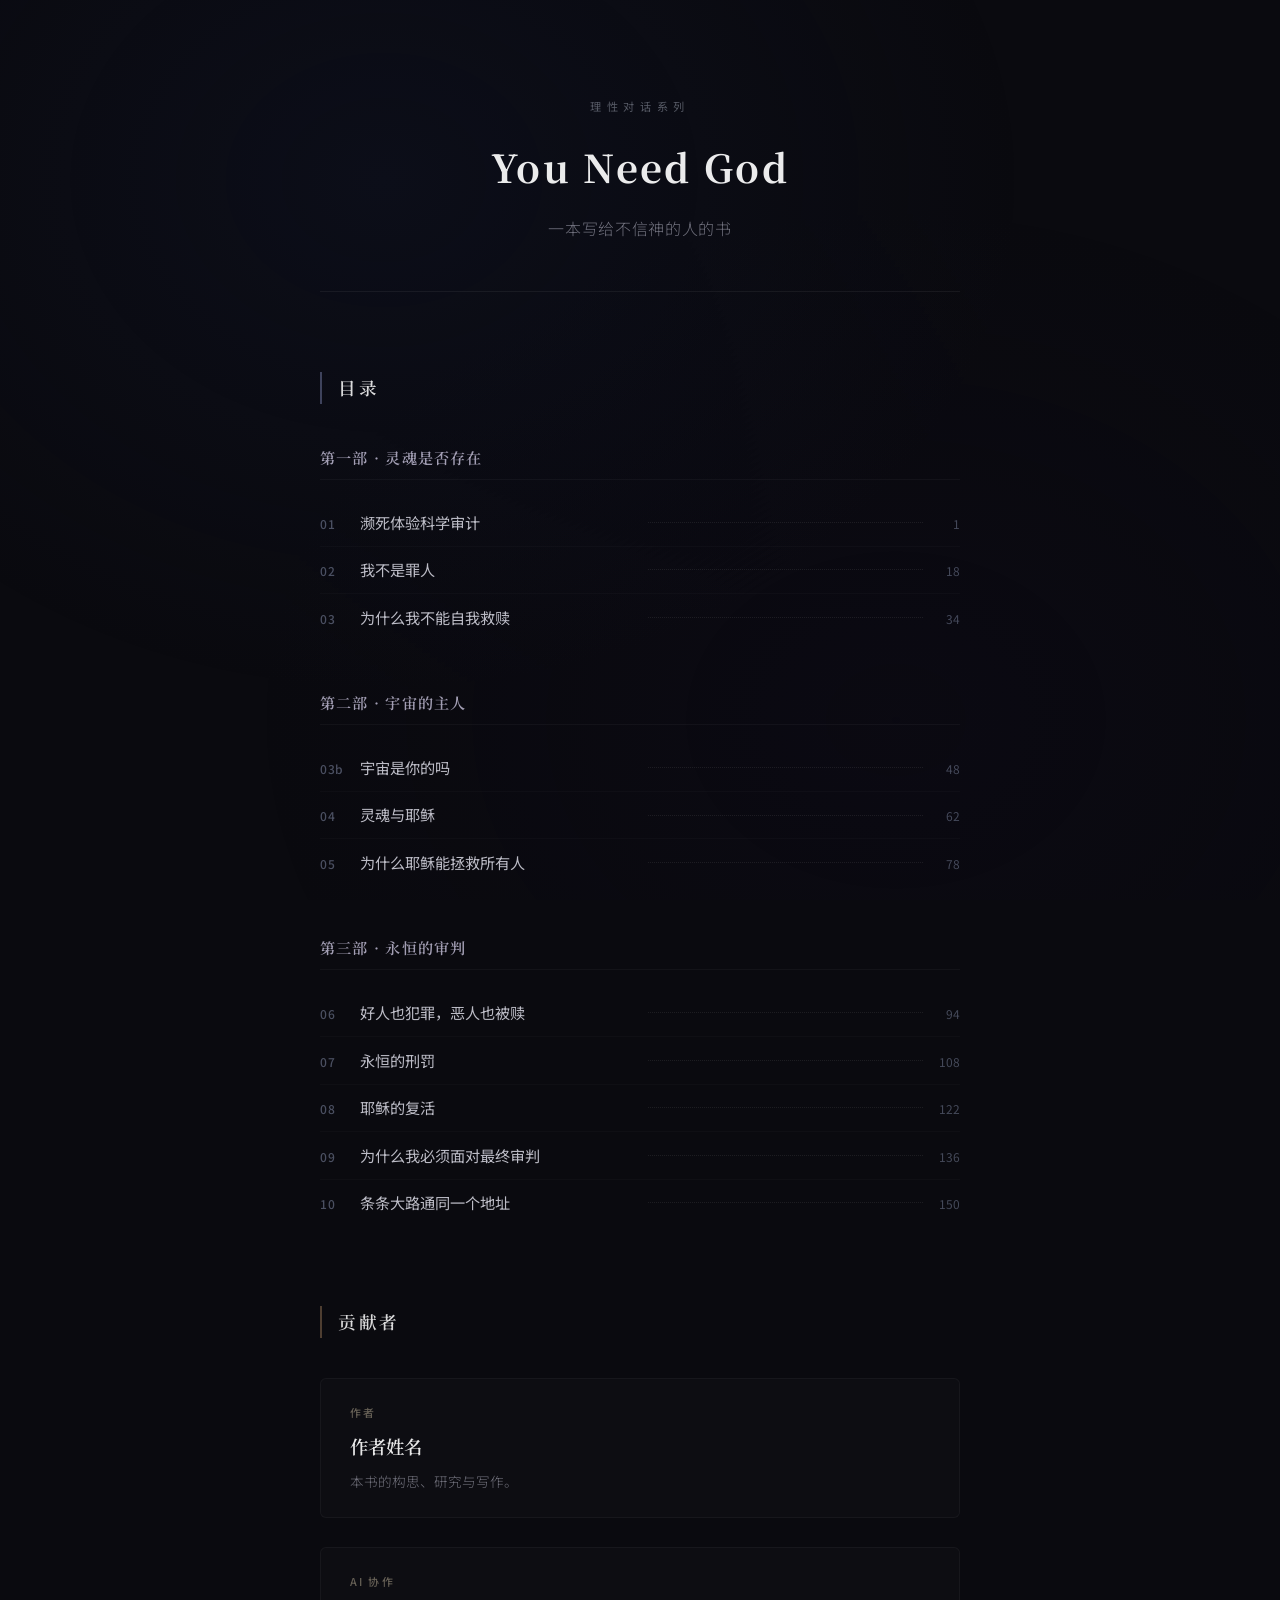
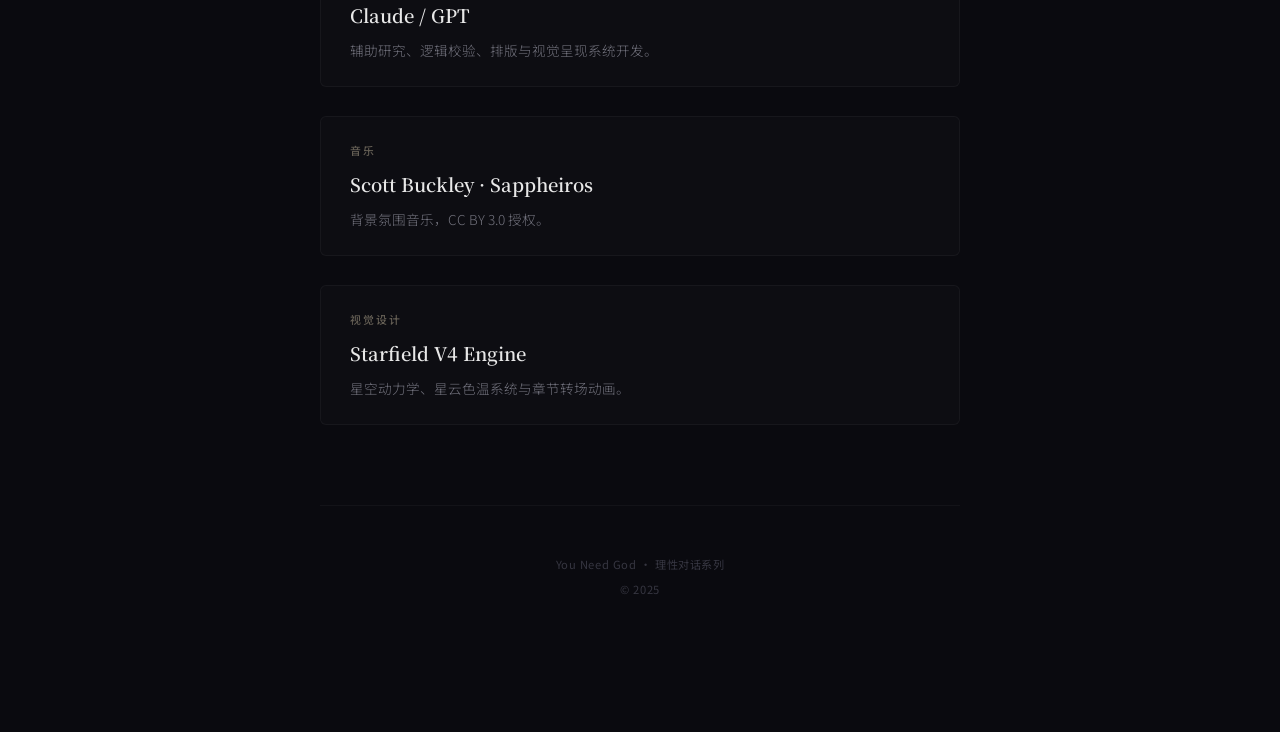
<file: demo/toc-template.html>
<!DOCTYPE html>
<html lang="zh-CN">
<head>
<meta charset="UTF-8">
<meta name="viewport" content="width=device-width, initial-scale=1.0">
<title>目录 — You Need God</title>
<style>
@import url('https://fonts.googleapis.com/css2?family=Noto+Sans+SC:wght@300;400;500;600&family=Noto+Serif+SC:wght@400;600;700&display=swap');

*{margin:0;padding:0;box-sizing:border-box}
html{scroll-behavior:smooth}
body{
  font-family:'Noto Sans SC',sans-serif;
  background:#0a0a0f;
  color:rgba(220,220,230,0.9);
  line-height:1.8;
  min-height:100vh;
  -webkit-font-smoothing:antialiased;
}

/* Subtle texture */
body::before{
  content:'';position:fixed;inset:0;
  background:radial-gradient(ellipse at 30% 20%, rgba(15,20,40,0.4) 0%, transparent 50%),
             radial-gradient(ellipse at 70% 80%, rgba(12,8,25,0.3) 0%, transparent 50%);
  pointer-events:none;z-index:0;
}

.page{
  position:relative;z-index:1;
  max-width:720px;margin:0 auto;
  padding:6rem 2.5rem 8rem;
}

/* === BOOK TITLE HEADER === */
.book-header{
  text-align:center;
  margin-bottom:5rem;
  padding-bottom:3rem;
  border-bottom:1px solid rgba(255,255,255,0.06);
}
.book-header .label{
  font-size:0.7rem;letter-spacing:0.5em;text-transform:uppercase;
  color:rgba(160,165,180,0.5);margin-bottom:1rem;
}
.book-header h1{
  font-family:'Noto Serif SC',serif;
  font-size:2.4rem;font-weight:700;
  color:rgba(255,255,255,0.92);
  letter-spacing:0.06em;margin-bottom:0.8rem;
}
.book-header .subtitle{
  font-size:1rem;color:rgba(180,180,195,0.6);
  font-weight:300;letter-spacing:0.04em;
}

/* === TABLE OF CONTENTS === */
.toc-section{margin-bottom:5rem;}
.toc-section h2{
  font-family:'Noto Serif SC',serif;
  font-size:1.1rem;font-weight:600;
  color:rgba(255,255,255,0.85);
  letter-spacing:0.15em;text-transform:uppercase;
  margin-bottom:2.5rem;
  padding-left:1rem;
  border-left:2px solid rgba(140,150,200,0.4);
}

.toc-part{margin-bottom:3rem;}
.toc-part-title{
  font-family:'Noto Serif SC',serif;
  font-size:0.95rem;font-weight:600;
  color:rgba(200,195,220,0.8);
  letter-spacing:0.08em;
  margin-bottom:1.2rem;
  padding-bottom:0.5rem;
  border-bottom:1px solid rgba(255,255,255,0.04);
}

.toc-list{list-style:none;padding:0;}
.toc-item{
  display:flex;align-items:baseline;
  padding:0.6rem 0;
  border-bottom:1px solid rgba(255,255,255,0.025);
  transition:background 0.3s;
}
.toc-item:hover{background:rgba(255,255,255,0.02);}
.toc-item:last-child{border-bottom:none;}

.toc-num{
  font-size:0.75rem;color:rgba(140,150,180,0.5);
  min-width:2.5rem;font-weight:500;
  letter-spacing:0.05em;
}
.toc-title{
  flex:1;font-size:0.95rem;
  color:rgba(220,220,230,0.85);
  font-weight:400;
}
.toc-dots{
  flex:1;margin:0 0.8rem;
  border-bottom:1px dotted rgba(255,255,255,0.08);
  min-width:2rem;align-self:center;
  height:0;
}
.toc-page{
  font-size:0.75rem;color:rgba(140,150,180,0.45);
  font-weight:400;min-width:1.5rem;text-align:right;
}

/* === CONTRIBUTORS === */
.contributors-section{margin-bottom:5rem;}
.contributors-section h2{
  font-family:'Noto Serif SC',serif;
  font-size:1.1rem;font-weight:600;
  color:rgba(255,255,255,0.85);
  letter-spacing:0.15em;text-transform:uppercase;
  margin-bottom:2.5rem;
  padding-left:1rem;
  border-left:2px solid rgba(180,140,100,0.4);
}

.contributor-grid{
  display:grid;
  grid-template-columns:1fr;
  gap:1.8rem;
}

.contributor-card{
  padding:1.5rem 1.8rem;
  background:rgba(255,255,255,0.015);
  border:1px solid rgba(255,255,255,0.04);
  border-radius:6px;
  transition:border-color 0.3s, background 0.3s;
}
.contributor-card:hover{
  border-color:rgba(255,255,255,0.08);
  background:rgba(255,255,255,0.025);
}

.contributor-role{
  font-size:0.68rem;letter-spacing:0.2em;text-transform:uppercase;
  color:rgba(160,150,130,0.6);margin-bottom:0.5rem;font-weight:500;
}
.contributor-name{
  font-family:'Noto Serif SC',serif;
  font-size:1.15rem;font-weight:600;
  color:rgba(255,255,255,0.9);margin-bottom:0.4rem;
}
.contributor-desc{
  font-size:0.85rem;color:rgba(180,180,195,0.6);
  line-height:1.7;font-weight:300;
}

/* === FOOTER === */
.page-footer{
  text-align:center;
  padding-top:3rem;
  border-top:1px solid rgba(255,255,255,0.04);
}
.page-footer p{
  font-size:0.7rem;color:rgba(120,120,140,0.4);
  letter-spacing:0.05em;margin-bottom:0.3rem;
}

/* === RESPONSIVE === */
@media(max-width:600px){
  .page{padding:4rem 1.5rem 5rem;}
  .book-header h1{font-size:1.8rem;}
  .contributor-grid{gap:1.2rem;}
  .contributor-card{padding:1.2rem 1.4rem;}
}
</style>
</head>
<body>
<div class="page">

  <!-- Book Header -->
  <header class="book-header">
    <p class="label">理性对话系列</p>
    <h1>You Need God</h1>
    <p class="subtitle">一本写给不信神的人的书</p>
  </header>

  <!-- Table of Contents -->
  <section class="toc-section">
    <h2>目录</h2>

    <div class="toc-part">
      <p class="toc-part-title">第一部 · 灵魂是否存在</p>
      <ul class="toc-list">
        <li class="toc-item">
          <span class="toc-num">01</span>
          <span class="toc-title">濒死体验科学审计</span>
          <span class="toc-dots"></span>
          <span class="toc-page">1</span>
        </li>
        <li class="toc-item">
          <span class="toc-num">02</span>
          <span class="toc-title">我不是罪人</span>
          <span class="toc-dots"></span>
          <span class="toc-page">18</span>
        </li>
        <li class="toc-item">
          <span class="toc-num">03</span>
          <span class="toc-title">为什么我不能自我救赎</span>
          <span class="toc-dots"></span>
          <span class="toc-page">34</span>
        </li>
      </ul>
    </div>

    <div class="toc-part">
      <p class="toc-part-title">第二部 · 宇宙的主人</p>
      <ul class="toc-list">
        <li class="toc-item">
          <span class="toc-num">03b</span>
          <span class="toc-title">宇宙是你的吗</span>
          <span class="toc-dots"></span>
          <span class="toc-page">48</span>
        </li>
        <li class="toc-item">
          <span class="toc-num">04</span>
          <span class="toc-title">灵魂与耶稣</span>
          <span class="toc-dots"></span>
          <span class="toc-page">62</span>
        </li>
        <li class="toc-item">
          <span class="toc-num">05</span>
          <span class="toc-title">为什么耶稣能拯救所有人</span>
          <span class="toc-dots"></span>
          <span class="toc-page">78</span>
        </li>
      </ul>
    </div>

    <div class="toc-part">
      <p class="toc-part-title">第三部 · 永恒的审判</p>
      <ul class="toc-list">
        <li class="toc-item">
          <span class="toc-num">06</span>
          <span class="toc-title">好人也犯罪，恶人也被赎</span>
          <span class="toc-dots"></span>
          <span class="toc-page">94</span>
        </li>
        <li class="toc-item">
          <span class="toc-num">07</span>
          <span class="toc-title">永恒的刑罚</span>
          <span class="toc-dots"></span>
          <span class="toc-page">108</span>
        </li>
        <li class="toc-item">
          <span class="toc-num">08</span>
          <span class="toc-title">耶稣的复活</span>
          <span class="toc-dots"></span>
          <span class="toc-page">122</span>
        </li>
        <li class="toc-item">
          <span class="toc-num">09</span>
          <span class="toc-title">为什么我必须面对最终审判</span>
          <span class="toc-dots"></span>
          <span class="toc-page">136</span>
        </li>
        <li class="toc-item">
          <span class="toc-num">10</span>
          <span class="toc-title">条条大路通同一个地址</span>
          <span class="toc-dots"></span>
          <span class="toc-page">150</span>
        </li>
      </ul>
    </div>
  </section>

  <!-- Contributors -->
  <section class="contributors-section">
    <h2>贡献者</h2>

    <div class="contributor-grid">
      <div class="contributor-card">
        <p class="contributor-role">作者</p>
        <p class="contributor-name">作者姓名</p>
        <p class="contributor-desc">本书的构思、研究与写作。</p>
      </div>
      <div class="contributor-card">
        <p class="contributor-role">AI 协作</p>
        <p class="contributor-name">Claude / GPT</p>
        <p class="contributor-desc">辅助研究、逻辑校验、排版与视觉呈现系统开发。</p>
      </div>
      <div class="contributor-card">
        <p class="contributor-role">音乐</p>
        <p class="contributor-name">Scott Buckley · Sappheiros</p>
        <p class="contributor-desc">背景氛围音乐，CC BY 3.0 授权。</p>
      </div>
      <div class="contributor-card">
        <p class="contributor-role">视觉设计</p>
        <p class="contributor-name">Starfield V4 Engine</p>
        <p class="contributor-desc">星空动力学、星云色温系统与章节转场动画。</p>
      </div>
    </div>
  </section>

  <!-- Footer -->
  <footer class="page-footer">
    <p>You Need God · 理性对话系列</p>
    <p>© 2025</p>
  </footer>

</div>
</body>
</html>
</file>
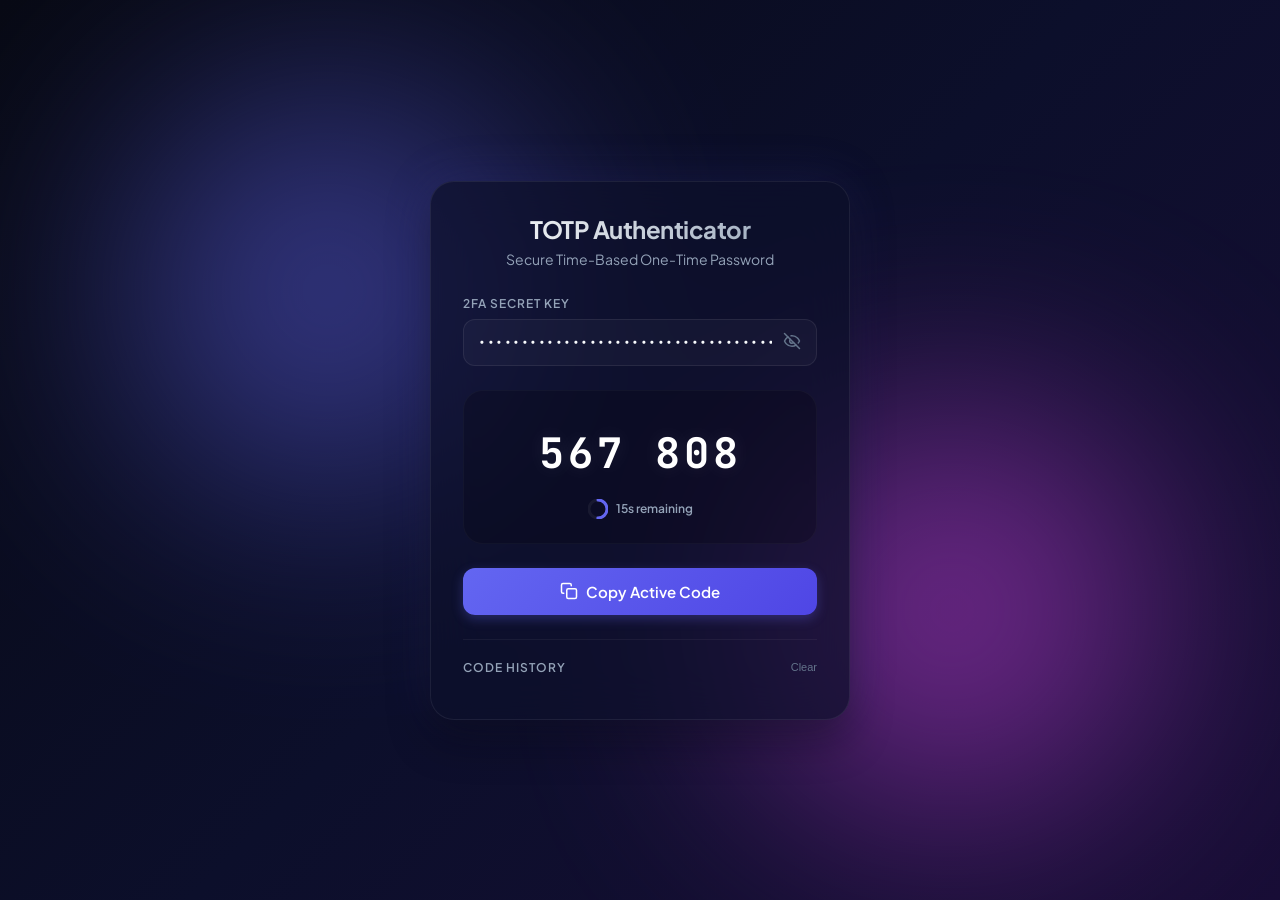
<file: demo/totp_generator.html>
<!DOCTYPE html>
<html lang="en">
<head>
    <meta charset="UTF-8">
    <meta name="viewport" content="width=device-width, initial-scale=1.0">
    <title>Premium TOTP & 2FA Generator</title>
    <!-- Google Fonts -->
    <link rel="preconnect" href="https://fonts.googleapis.com">
    <link rel="preconnect" href="https://fonts.gstatic.com" crossorigin>
    <link href="https://fonts.googleapis.com/css2?family=Plus+Jakarta+Sans:wght@300;400;500;600;700&family=JetBrains+Mono:wght@400;700&display=swap" rel="stylesheet">
    
    <style>
        :root {
            --bg-gradient: linear-gradient(135deg, #070913 0%, #0c0f2b 50%, #170d35 100%);
            --card-bg: rgba(13, 17, 43, 0.7);
            --card-border: rgba(255, 255, 255, 0.07);
            --card-glow: rgba(99, 102, 241, 0.15);
            
            --accent-primary: #6366f1;
            --accent-primary-glow: rgba(99, 102, 241, 0.4);
            --accent-secondary: #d946ef;
            --accent-success: #10b981;
            --accent-warning: #f59e0b;
            --accent-danger: #ef4444;
            
            --text-primary: #f8fafc;
            --text-secondary: #94a3b8;
            --text-muted: #64748b;
        }

        * {
            box-sizing: border-box;
            margin: 0;
            padding: 0;
            user-select: none;
        }

        body {
            font-family: 'Plus Jakarta Sans', sans-serif;
            background: var(--bg-gradient);
            color: var(--text-primary);
            min-height: 100vh;
            display: flex;
            align-items: center;
            justify-content: center;
            overflow-x: hidden;
            position: relative;
        }

        /* Decorative ambient glows */
        body::before, body::after {
            content: '';
            position: absolute;
            width: 400px;
            height: 400px;
            border-radius: 50%;
            filter: blur(120px);
            z-index: 0;
            pointer-events: none;
            opacity: 0.5;
        }
        body::before {
            background: var(--accent-primary);
            top: 10%;
            left: 10%;
        }
        body::after {
            background: var(--accent-secondary);
            bottom: 10%;
            right: 10%;
        }

        .container {
            width: 100%;
            max-width: 460px;
            padding: 20px;
            z-index: 1;
        }

        .card {
            background: var(--card-bg);
            border: 1px solid var(--card-border);
            border-radius: 24px;
            padding: 32px;
            backdrop-filter: blur(24px);
            box-shadow: 0 20px 40px rgba(0, 0, 0, 0.4), 
                        0 0 50px var(--card-glow);
            transition: transform 0.3s ease, box-shadow 0.3s ease;
        }

        .card:hover {
            box-shadow: 0 24px 48px rgba(0, 0, 0, 0.5), 
                        0 0 60px rgba(99, 102, 241, 0.22);
        }

        header {
            text-align: center;
            margin-bottom: 28px;
        }

        header h1 {
            font-size: 24px;
            font-weight: 700;
            letter-spacing: -0.5px;
            background: linear-gradient(90deg, #fff, var(--text-secondary));
            -webkit-background-clip: text;
            -webkit-text-fill-color: transparent;
            margin-bottom: 6px;
        }

        header p {
            font-size: 14px;
            color: var(--text-secondary);
        }

        /* Input group styling */
        .input-group {
            margin-bottom: 24px;
            position: relative;
        }

        .input-label {
            font-size: 12px;
            font-weight: 600;
            color: var(--text-secondary);
            text-transform: uppercase;
            letter-spacing: 1px;
            margin-bottom: 8px;
            display: block;
        }

        .input-wrapper {
            position: relative;
            display: flex;
            align-items: center;
        }

        .input-field {
            width: 100%;
            background: rgba(255, 255, 255, 0.03);
            border: 1px solid rgba(255, 255, 255, 0.08);
            border-radius: 12px;
            padding: 14px 44px 14px 14px;
            color: var(--text-primary);
            font-family: 'JetBrains Mono', monospace;
            font-size: 13px;
            transition: all 0.2s ease;
            letter-spacing: 0.5px;
        }

        .input-field:focus {
            outline: none;
            border-color: var(--accent-primary);
            background: rgba(255, 255, 255, 0.06);
            box-shadow: 0 0 15px rgba(99, 102, 241, 0.25);
        }

        .toggle-btn {
            position: absolute;
            right: 12px;
            background: none;
            border: none;
            cursor: pointer;
            color: var(--text-muted);
            transition: color 0.2s;
            padding: 4px;
        }

        .toggle-btn:hover {
            color: var(--text-primary);
        }

        /* Large Code display container */
        .otp-display-container {
            background: rgba(0, 0, 0, 0.2);
            border: 1px solid rgba(255, 255, 255, 0.03);
            border-radius: 20px;
            padding: 24px;
            display: flex;
            flex-direction: column;
            align-items: center;
            position: relative;
            overflow: hidden;
            margin-bottom: 24px;
        }

        .otp-code-wrapper {
            display: flex;
            align-items: center;
            justify-content: center;
            gap: 16px;
            margin: 10px 0;
            cursor: pointer;
            position: relative;
        }

        .otp-code {
            font-family: 'JetBrains Mono', monospace;
            font-size: 42px;
            font-weight: 700;
            letter-spacing: 4px;
            color: #ffffff;
            text-shadow: 0 0 20px rgba(255, 255, 255, 0.1);
            transition: transform 0.1s ease;
        }

        .otp-code-wrapper:active .otp-code {
            transform: scale(0.97);
        }

        /* Circular progress styling */
        .timer-container {
            display: flex;
            align-items: center;
            gap: 8px;
            margin-top: 8px;
        }

        .timer-circle-svg {
            width: 20px;
            height: 20px;
            transform: rotate(-90deg);
        }

        .timer-circle-bg {
            fill: none;
            stroke: rgba(255, 255, 255, 0.05);
            stroke-width: 3;
        }

        .timer-circle-progress {
            fill: none;
            stroke: var(--accent-primary);
            stroke-width: 3;
            stroke-linecap: round;
            stroke-dasharray: 56.5; /* 2 * PI * r (r = 9) */
            stroke-dashoffset: 0;
            transition: stroke-dashoffset 1s linear, stroke 0.3s ease;
        }

        .timer-text {
            font-size: 12px;
            font-weight: 600;
            color: var(--text-secondary);
        }

        /* Error notification */
        .error-message {
            color: var(--accent-danger);
            font-size: 12px;
            margin-top: 6px;
            display: none;
            align-items: center;
            gap: 6px;
        }

        /* Action Buttons */
        .btn {
            width: 100%;
            background: linear-gradient(135deg, var(--accent-primary) 0%, #4f46e5 100%);
            border: none;
            border-radius: 12px;
            padding: 14px;
            color: white;
            font-family: inherit;
            font-size: 15px;
            font-weight: 600;
            cursor: pointer;
            transition: all 0.2s ease;
            display: flex;
            align-items: center;
            justify-content: center;
            gap: 8px;
            box-shadow: 0 4px 12px rgba(99, 102, 241, 0.3);
        }

        .btn:hover {
            transform: translateY(-1px);
            box-shadow: 0 6px 16px rgba(99, 102, 241, 0.45);
        }

        .btn:active {
            transform: translateY(1px);
        }

        /* Toast notification */
        .toast {
            position: fixed;
            bottom: 30px;
            left: 50%;
            transform: translateX(-50%) translateY(100px);
            background: rgba(16, 185, 129, 0.95);
            border: 1px solid rgba(255, 255, 255, 0.1);
            color: white;
            padding: 12px 24px;
            border-radius: 50px;
            font-size: 14px;
            font-weight: 600;
            box-shadow: 0 10px 25px rgba(0, 0, 0, 0.3);
            transition: transform 0.3s cubic-bezier(0.175, 0.885, 0.32, 1.275);
            z-index: 1000;
            display: flex;
            align-items: center;
            gap: 8px;
        }

        .toast.show {
            transform: translateX(-50%) translateY(0);
        }

        /* History panel */
        .history-section {
            margin-top: 24px;
            border-top: 1px solid rgba(255, 255, 255, 0.05);
            padding-top: 20px;
        }

        .history-header {
            display: flex;
            justify-content: space-between;
            align-items: center;
            margin-bottom: 12px;
        }

        .history-title {
            font-size: 12px;
            font-weight: 600;
            color: var(--text-secondary);
            text-transform: uppercase;
            letter-spacing: 1px;
        }

        .clear-history-btn {
            background: none;
            border: none;
            color: var(--text-muted);
            font-size: 11px;
            cursor: pointer;
            transition: color 0.2s;
        }

        .clear-history-btn:hover {
            color: var(--accent-danger);
        }

        .history-list {
            display: flex;
            flex-direction: column;
            gap: 8px;
            max-height: 120px;
            overflow-y: auto;
            padding-right: 4px;
        }

        /* Custom scrollbar */
        .history-list::-webkit-scrollbar {
            width: 4px;
        }
        .history-list::-webkit-scrollbar-track {
            background: transparent;
        }
        .history-list::-webkit-scrollbar-thumb {
            background: rgba(255, 255, 255, 0.1);
            border-radius: 4px;
        }

        .history-item {
            background: rgba(255, 255, 255, 0.02);
            border: 1px solid rgba(255, 255, 255, 0.03);
            border-radius: 8px;
            padding: 8px 12px;
            display: flex;
            justify-content: space-between;
            align-items: center;
            font-size: 13px;
        }

        .history-code {
            font-family: 'JetBrains Mono', monospace;
            font-weight: 600;
            color: var(--text-primary);
        }

        .history-time {
            font-size: 11px;
            color: var(--text-muted);
        }
    </style>
</head>
<body>

    <div class="container">
        <div class="card">
            <header>
                <h1>TOTP Authenticator</h1>
                <p>Secure Time-Based One-Time Password</p>
            </header>

            <div class="input-group">
                <label class="input-label" for="secretKey">2FA Secret Key</label>
                <div class="input-wrapper">
                    <input type="password" id="secretKey" class="input-field" 
                           value="cz4v oceo eph7 74t3 halm o6ug 7of5 prgo" 
                           placeholder="Enter Base32 Secret Key"
                           autocomplete="off" spellcheck="false">
                    <button id="toggleSecret" class="toggle-btn" title="Toggle Visibility">
                        <svg xmlns="http://www.w3.org/2000/svg" width="18" height="18" viewBox="0 0 24 24" fill="none" stroke="currentColor" stroke-width="2" stroke-linecap="round" stroke-linejoin="round">
                            <path d="M9.88 9.88a3 3 0 1 0 4.24 4.24"></path>
                            <path d="M10.73 5.08A10.43 10.43 0 0 1 12 5c7 0 10 7 10 7a13.16 13.16 0 0 1-1.67 2.68"></path>
                            <path d="M6.61 6.61A13.52 13.52 0 0 0 2 12s3 7 10 7a9.74 9.74 0 0 0 5.39-1.61"></path>
                            <line x1="2" y1="2" x2="22" y2="22"></line>
                        </svg>
                    </button>
                </div>
                <div id="errorMessage" class="error-message">
                    <svg xmlns="http://www.w3.org/2000/svg" width="14" height="14" viewBox="0 0 24 24" fill="none" stroke="currentColor" stroke-width="2" stroke-linecap="round" stroke-linejoin="round"><circle cx="12" cy="12" r="10"></circle><line x1="12" y1="8" x2="12" y2="12"></line><line x1="12" y1="16" x2="12.01" y2="16"></line></svg>
                    <span>Invalid Base32 secret key pattern</span>
                </div>
            </div>

            <div class="otp-display-container">
                <div class="otp-code-wrapper" id="copyContainer" title="Click to copy code">
                    <div id="otpCode" class="otp-code">000 000</div>
                </div>
                
                <div class="timer-container">
                    <svg class="timer-circle-svg">
                        <circle class="timer-circle-bg" cx="10" cy="10" r="9"></circle>
                        <circle id="timerProgress" class="timer-circle-progress" cx="10" cy="10" r="9"></circle>
                    </svg>
                    <span id="timerText" class="timer-text">30s remaining</span>
                </div>
            </div>

            <button id="copyBtn" class="btn">
                <svg xmlns="http://www.w3.org/2000/svg" width="18" height="18" viewBox="0 0 24 24" fill="none" stroke="currentColor" stroke-width="2" stroke-linecap="round" stroke-linejoin="round">
                    <rect x="9" y="9" width="13" height="13" rx="2" ry="2"></rect>
                    <path d="M5 15H4a2 2 0 0 1-2-2V4a2 2 0 0 1 2-2h9a2 2 0 0 1 2 2v1"></path>
                </svg>
                Copy Active Code
            </button>

            <div class="history-section">
                <div class="history-header">
                    <span class="history-title">Code History</span>
                    <button id="clearHistory" class="clear-history-btn">Clear</button>
                </div>
                <div id="historyList" class="history-list">
                    <!-- Items added dynamically -->
                </div>
            </div>
        </div>
    </div>

    <div id="toast" class="toast">
        <svg xmlns="http://www.w3.org/2000/svg" width="16" height="16" viewBox="0 0 24 24" fill="none" stroke="currentColor" stroke-width="2" stroke-linecap="round" stroke-linejoin="round">
            <polyline points="20 6 9 17 4 12"></polyline>
        </svg>
        <span>Copied to Clipboard!</span>
    </div>

    <script>
        // SHA-1 Implementation
        function sha1(bytes) {
            const words = [];
            for (let i = 0; i < bytes.length; i++) {
                words[i >> 2] |= bytes[i] << (24 - (i % 4) * 8);
            }
            const bitLength = bytes.length * 8;
            words[bitLength >> 5] |= 0x80 << (24 - (bitLength % 32));
            words[(((bitLength + 64) >> 9) << 4) + 15] = bitLength;

            const w = new Array(80);
            let a = 1732584193;
            let b = -271733879;
            let c = -1732584194;
            let d = 271733878;
            let e = -1009589776;

            for (let i = 0; i < words.length; i += 16) {
                let olda = a, oldb = b, oldc = c, oldd = d, olde = e;
                for (let j = 0; j < 80; j++) {
                    if (j < 16) w[j] = words[i + j] || 0;
                    else w[j] = rol(w[j - 3] ^ w[j - 8] ^ w[j - 14] ^ w[j - 16], 1);

                    let t = safeAdd(safeAdd(rol(a, 5), sha1_ft(j, b, c, d)), safeAdd(safeAdd(e, w[j]), sha1_kt(j)));
                    e = d;
                    d = c;
                    c = rol(b, 30);
                    b = a;
                    a = t;
                }
                a = safeAdd(a, olda);
                b = safeAdd(b, oldb);
                c = safeAdd(c, oldc);
                d = safeAdd(d, oldd);
                e = safeAdd(e, olde);
            }
            
            const outBytes = new Uint8Array(20);
            const resultWords = [a, b, c, d, e];
            for (let i = 0; i < 20; i++) {
                outBytes[i] = (resultWords[i >> 2] >> (24 - (i % 4) * 8)) & 0xff;
            }
            return outBytes;
        }

        function sha1_ft(t, b, c, d) {
            if (t < 20) return (b & c) | ((~b) & d);
            if (t < 40) return b ^ c ^ d;
            if (t < 60) return (b & c) | (b & d) | (c & d);
            return b ^ c ^ d;
        }

        function sha1_kt(t) {
            return (t < 20) ? 1518500249 : (t < 40) ? 1859775393 : (t < 60) ? -1894007588 : -899497514;
        }

        function safeAdd(x, y) {
            const lsw = (x & 0xFFFF) + (y & 0xFFFF);
            const msw = (x >> 16) + (y >> 16) + (lsw >> 16);
            return (msw << 16) | (lsw & 0xFFFF);
        }

        // Left rotation helper
        function rol(num, cnt) {
            return (num << cnt) | (num >>> (32 - cnt));
        }

        // HMAC-SHA1 Implementation
        function hmac_sha1(key, message) {
            let keyBytes = key;
            if (keyBytes.length > 64) {
                keyBytes = sha1(keyBytes);
            }
            const paddedKey = new Uint8Array(64);
            paddedKey.set(keyBytes);

            const ipad = new Uint8Array(64);
            const opad = new Uint8Array(64);
            for (let i = 0; i < 64; i++) {
                ipad[i] = paddedKey[i] ^ 0x36;
                opad[i] = paddedKey[i] ^ 0x5c;
            }

            const innerMsg = new Uint8Array(64 + message.length);
            innerMsg.set(ipad);
            innerMsg.set(message, 64);
            const innerHash = sha1(innerMsg);

            const outerMsg = new Uint8Array(64 + innerHash.length);
            outerMsg.set(opad);
            outerMsg.set(innerHash, 64);
            return sha1(outerMsg);
        }

        // Base32 Decoder
        function base32ToBytes(str) {
            const alphabet = "ABCDEFGHIJKLMNOPQRSTUVWXYZ234567";
            const cleaned = str.replace(/[\s=-]/g, "").toUpperCase();
            if (cleaned.length === 0) return new Uint8Array(0);
            
            const bytes = [];
            let buffer = 0;
            let bits = 0;

            for (let i = 0; i < cleaned.length; i++) {
                const val = alphabet.indexOf(cleaned[i]);
                if (val === -1) {
                    throw new Error(`Invalid Base32 character: ${cleaned[i]}`);
                }
                buffer = (buffer << 5) | val;
                bits += 5;
                if (bits >= 8) {
                    bytes.push((buffer >> (bits - 8)) & 255);
                    bits -= 8;
                }
            }
            return new Uint8Array(bytes);
        }

        // TOTP Generation Engine
        function getTOTP(secret, timeStep = 30) {
            const keyBytes = base32ToBytes(secret);
            if (keyBytes.length === 0) throw new Error("Empty secret key");
            
            const epoch = Math.round(new Date().getTime() / 1000);
            const counter = Math.floor(epoch / timeStep);
            const remaining = timeStep - (epoch % timeStep);

            const msgBytes = new Uint8Array(8);
            const high = Math.floor(counter / 0x100000000);
            const low = counter % 0x100000000;
            
            msgBytes[0] = (high >> 24) & 0xff;
            msgBytes[1] = (high >> 16) & 0xff;
            msgBytes[2] = (high >> 8) & 0xff;
            msgBytes[3] = high & 0xff;
            msgBytes[4] = (low >> 24) & 0xff;
            msgBytes[5] = (low >> 16) & 0xff;
            msgBytes[6] = (low >> 8) & 0xff;
            msgBytes[7] = low & 0xff;

            const hmacHash = hmac_sha1(keyBytes, msgBytes);

            const offset = hmacHash[hmacHash.length - 1] & 0x0f;
            const binary = ((hmacHash[offset] & 0x7f) << 24) |
                           ((hmacHash[offset + 1] & 0xff) << 16) |
                           ((hmacHash[offset + 2] & 0xff) << 8) |
                           (hmacHash[offset + 3] & 0xff);

            const otp = binary % 1000000;
            return {
                otp: otp.toString().padStart(6, "0"),
                remaining: remaining
            };
        }

        // DOM Elements
        const secretInput = document.getElementById("secretKey");
        const toggleSecretBtn = document.getElementById("toggleSecret");
        const otpCodeDisplay = document.getElementById("otpCode");
        const timerProgressCircle = document.getElementById("timerProgress");
        const timerText = document.getElementById("timerText");
        const errorMessage = document.getElementById("errorMessage");
        const copyContainer = document.getElementById("copyContainer");
        const copyBtn = document.getElementById("copyBtn");
        const toast = document.getElementById("toast");
        const historyList = document.getElementById("historyList");
        const clearHistoryBtn = document.getElementById("clearHistory");

        let lastCode = "";
        let history = [];

        // Main Update Loop
        function updateOTP() {
            const secret = secretInput.value;
            try {
                errorMessage.style.display = "none";
                const { otp, remaining } = getTOTP(secret);
                
                // Format the 6-digit code with a middle space for readability (e.g. 123 456)
                const formattedOtp = otp.slice(0, 3) + " " + otp.slice(3);
                otpCodeDisplay.textContent = formattedOtp;
                
                // Update countdown text
                timerText.textContent = `${remaining}s remaining`;
                
                // Update SVG progress ring
                const totalDash = 56.5; // 2 * PI * r (r=9)
                const offset = (remaining / 30) * totalDash;
                timerProgressCircle.style.strokeDashoffset = totalDash - offset;
                
                // Dynamic colors based on time remaining
                if (remaining <= 5) {
                    timerProgressCircle.style.stroke = "var(--accent-danger)";
                    timerText.style.color = "var(--accent-danger)";
                } else if (remaining <= 10) {
                    timerProgressCircle.style.stroke = "var(--accent-warning)";
                    timerText.style.color = "var(--accent-warning)";
                } else {
                    timerProgressCircle.style.stroke = "var(--accent-primary)";
                    timerText.style.color = "var(--text-secondary)";
                }

                // Add to history list when code changes
                if (lastCode && lastCode !== otp) {
                    addCodeToHistory(lastCode);
                }
                lastCode = otp;

            } catch (e) {
                otpCodeDisplay.textContent = "--- ---";
                timerText.textContent = "0s remaining";
                timerProgressCircle.style.strokeDashoffset = 56.5;
                if (secret.trim().length > 0) {
                    errorMessage.style.display = "flex";
                }
            }
        }

        // Toggle Secret visibility
        toggleSecretBtn.addEventListener("click", () => {
            const isPassword = secretInput.getAttribute("type") === "password";
            if (isPassword) {
                secretInput.setAttribute("type", "text");
                toggleSecretBtn.innerHTML = `
                    <svg xmlns="http://www.w3.org/2000/svg" width="18" height="18" viewBox="0 0 24 24" fill="none" stroke="currentColor" stroke-width="2" stroke-linecap="round" stroke-linejoin="round">
                        <path d="M1 12s4-8 11-8 11 8 11 8-4 8-11 8-11-8-11-8z"></path>
                        <circle cx="12" cy="12" r="3"></circle>
                    </svg>
                `;
            } else {
                secretInput.setAttribute("type", "password");
                toggleSecretBtn.innerHTML = `
                    <svg xmlns="http://www.w3.org/2000/svg" width="18" height="18" viewBox="0 0 24 24" fill="none" stroke="currentColor" stroke-width="2" stroke-linecap="round" stroke-linejoin="round">
                        <path d="M9.88 9.88a3 3 0 1 0 4.24 4.24"></path>
                        <path d="M10.73 5.08A10.43 10.43 0 0 1 12 5c7 0 10 7 10 7a13.16 13.16 0 0 1-1.67 2.68"></path>
                        <path d="M6.61 6.61A13.52 13.52 0 0 0 2 12s3 7 10 7a9.74 9.74 0 0 0 5.39-1.61"></path>
                        <line x1="2" y1="2" x2="22" y2="22"></line>
                    </svg>
                `;
            }
        });

        // Copy functionality
        function copyActiveCode() {
            const rawCode = otpCodeDisplay.textContent.replace(" ", "");
            if (rawCode === "------") return;
            
            navigator.clipboard.writeText(rawCode).then(() => {
                toast.classList.add("show");
                setTimeout(() => {
                    toast.classList.remove("show");
                }, 2000);
            });
        }

        copyContainer.addEventListener("click", copyActiveCode);
        copyBtn.addEventListener("click", copyActiveCode);

        // History Management
        function addCodeToHistory(code) {
            const now = new Date();
            const timeString = now.toLocaleTimeString([], { hour: '2-digit', minute: '2-digit', second: '2-digit' });
            
            const historyItem = {
                code: code.slice(0, 3) + " " + code.slice(3),
                time: timeString
            };
            
            history.unshift(historyItem);
            if (history.length > 10) history.pop();
            
            renderHistory();
        }

        function renderHistory() {
            historyList.innerHTML = "";
            history.forEach(item => {
                const itemEl = document.createElement("div");
                itemEl.className = "history-item";
                itemEl.innerHTML = `
                    <span class="history-code">${item.code}</span>
                    <span class="history-time">${item.time}</span>
                `;
                historyList.appendChild(itemEl);
            });
        }

        clearHistoryBtn.addEventListener("click", () => {
            history = [];
            renderHistory();
        });

        // Event listeners for real-time calculation
        secretInput.addEventListener("input", updateOTP);

        // Run updates every second
        setInterval(updateOTP, 1000);
        updateOTP();
    </script>
</body>
</html>
</file>
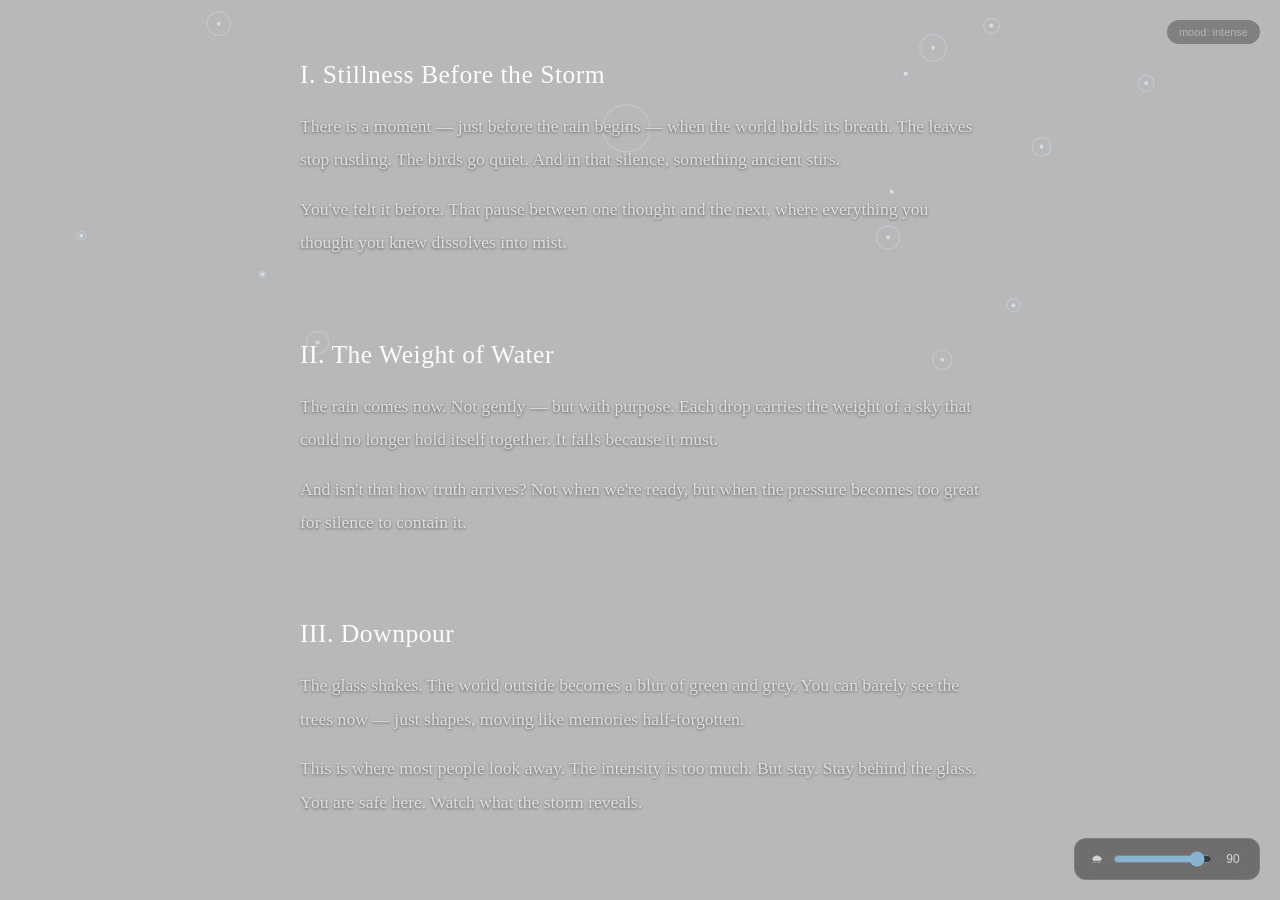
<file: prototype/rain-glass-reader.html>
<!DOCTYPE html>
<html lang="en">
<head>
<meta charset="UTF-8">
<meta name="viewport" content="width=device-width, initial-scale=1.0">
<title>Rain Glass Reader</title>
<style>
* {
  margin: 0;
  padding: 0;
  box-sizing: border-box;
}

html, body {
  height: 100%;
  overflow: hidden;
  font-family: 'Georgia', serif;
  color: #e8e8e8;
}

/* Fixed video background */
#bg-video {
  position: fixed;
  top: 0;
  left: 0;
  width: 100%;
  height: 100%;
  object-fit: cover;
  z-index: 0;
}

/* Glass panel - the window we sit behind */
#glass-panel {
  position: fixed;
  top: 0;
  left: 0;
  width: 100%;
  height: 100%;
  z-index: 1;
  background: rgba(10, 10, 10, 0.2);
  backdrop-filter: blur(3px);
  -webkit-backdrop-filter: blur(3px);
}

/* Splash canvas - raindrop hits ON the glass */
#splash-canvas {
  position: fixed;
  top: 0;
  left: 0;
  width: 100%;
  height: 100%;
  z-index: 2;
  pointer-events: none;
}

/* Content layer - scrollable text */
#content {
  position: fixed;
  top: 0;
  left: 0;
  width: 100%;
  height: 100%;
  z-index: 3;
  overflow-y: auto;
  padding: 60px 20px;
  display: flex;
  justify-content: center;
}

#content::-webkit-scrollbar {
  width: 4px;
}
#content::-webkit-scrollbar-track {
  background: transparent;
}
#content::-webkit-scrollbar-thumb {
  background: rgba(255,255,255,0.2);
  border-radius: 2px;
}

#reader {
  max-width: 680px;
  width: 100%;
  padding-bottom: 100px;
}

/* Text sections */
.section {
  margin-bottom: 80px;
  opacity: 0;
  transform: translateY(20px);
  transition: opacity 0.8s ease, transform 0.8s ease;
}

.section.visible {
  opacity: 1;
  transform: translateY(0);
}

.section h2 {
  font-size: 1.6rem;
  font-weight: 400;
  margin-bottom: 20px;
  color: rgba(255, 255, 255, 0.95);
  letter-spacing: 0.5px;
}

.section p {
  font-size: 1.1rem;
  line-height: 1.9;
  color: rgba(230, 230, 230, 0.9);
  margin-bottom: 16px;
  text-shadow: 0 1px 3px rgba(0,0,0,0.5);
}

/* Rain intensity control UI */
#controls {
  position: fixed;
  bottom: 20px;
  right: 20px;
  z-index: 10;
  background: rgba(0,0,0,0.4);
  backdrop-filter: blur(10px);
  -webkit-backdrop-filter: blur(10px);
  border-radius: 12px;
  padding: 12px 16px;
  display: flex;
  align-items: center;
  gap: 10px;
  font-family: sans-serif;
  font-size: 12px;
  color: rgba(255,255,255,0.7);
  border: 1px solid rgba(255,255,255,0.1);
}

#rain-slider {
  width: 100px;
  accent-color: #88b4d4;
  cursor: pointer;
}

#rain-label {
  min-width: 20px;
  text-align: center;
}

/* Mood indicator */
#mood-indicator {
  position: fixed;
  top: 20px;
  right: 20px;
  z-index: 10;
  font-family: sans-serif;
  font-size: 11px;
  color: rgba(255,255,255,0.4);
  background: rgba(0,0,0,0.3);
  padding: 6px 12px;
  border-radius: 20px;
  backdrop-filter: blur(6px);
  transition: all 0.5s;
}
</style>
</head>
<body>

<!-- Layer 0: Video background (rain is already in the video) -->
<video id="bg-video" autoplay muted loop playsinline>
  <source src="forest-rain.mp4" type="video/mp4">
</video>

<!-- Layer 1: Glass panel -->
<div id="glass-panel"></div>

<!-- Layer 2: Raindrop splashes hitting the glass -->
<canvas id="splash-canvas"></canvas>

<!-- Layer 3: Readable content -->
<div id="content">
  <div id="reader">
    <div class="section" data-rain="30" data-mood="calm">
      <h2>I. Stillness Before the Storm</h2>
      <p>There is a moment — just before the rain begins — when the world holds its breath. The leaves stop rustling. The birds go quiet. And in that silence, something ancient stirs.</p>
      <p>You've felt it before. That pause between one thought and the next, where everything you thought you knew dissolves into mist.</p>
    </div>

    <div class="section" data-rain="60" data-mood="building">
      <h2>II. The Weight of Water</h2>
      <p>The rain comes now. Not gently — but with purpose. Each drop carries the weight of a sky that could no longer hold itself together. It falls because it must.</p>
      <p>And isn't that how truth arrives? Not when we're ready, but when the pressure becomes too great for silence to contain it.</p>
    </div>

    <div class="section" data-rain="90" data-mood="intense">
      <h2>III. Downpour</h2>
      <p>The glass shakes. The world outside becomes a blur of green and grey. You can barely see the trees now — just shapes, moving like memories half-forgotten.</p>
      <p>This is where most people look away. The intensity is too much. But stay. Stay behind the glass. You are safe here. Watch what the storm reveals.</p>
    </div>

    <div class="section" data-rain="50" data-mood="reflective">
      <h2>IV. Patterns in the Glass</h2>
      <p>The water traces paths down the window. No two streams are alike, yet they all find their way down. Gravity doesn't negotiate. It simply is.</p>
      <p>Some truths are like that. They don't argue. They don't persuade. They simply exist, waiting for you to stop resisting them.</p>
    </div>

    <div class="section" data-rain="20" data-mood="peace">
      <h2>V. After</h2>
      <p>The rain softens. The forest breathes again. Light finds its way through — not the harsh light of certainty, but the gentle glow of dawn after a long night.</p>
      <p>You're still here. Behind the glass. But something has shifted. The question is no longer whether the storm was real. The question is what you'll do now that you've seen it.</p>
    </div>
  </div>
</div>

<!-- Controls -->
<div id="mood-indicator">mood: calm</div>
<div id="controls">
  <span>🌧</span>
  <input type="range" id="rain-slider" min="0" max="100" value="30">
  <span id="rain-label">30</span>
</div>

<script>
// === SPLASH ENGINE — raindrops hitting the glass surface ===
const splashCanvas = document.getElementById('splash-canvas');
const sCtx = splashCanvas.getContext('2d');
let splashes = [];
let rainIntensity = 30;
let targetIntensity = 30;

function resizeCanvas() {
  splashCanvas.width = window.innerWidth;
  splashCanvas.height = window.innerHeight;
}
resizeCanvas();
window.addEventListener('resize', resizeCanvas);

// A single raindrop hit on the glass
class Splash {
  constructor() {
    this.x = Math.random() * splashCanvas.width;
    this.y = Math.random() * (splashCanvas.height * 0.4); // hits upper portion
    this.maxRadius = 8 + Math.random() * 18;
    this.radius = 0;
    this.opacity = 0.4 + Math.random() * 0.3;
    this.life = 0;
    this.maxLife = 200 + Math.random() * 150; // much longer life
    this.hasStreak = Math.random() > 0.3; // 70% chance of a drip trail

    // Water flow physics
    this.streakY = 0; // current drip position (relative to hit point)
    this.velocity = 0; // current speed
    this.gravity = 0.008 + Math.random() * 0.005; // gravity pull
    this.friction = 0.985 + Math.random() * 0.01; // surface friction slows it
    this.mass = 0.5 + Math.random() * 1.0; // heavier drops flow faster
    this.surfaceTension = 0.02 + Math.random() * 0.03; // resists movement until enough weight
    this.accumulated = 0; // water accumulates before it moves
    this.accumulateThreshold = 0.3 + Math.random() * 0.5; // how much before it starts flowing
    this.flowing = false;
    this.trail = []; // stores path points for a solid straight trail
  }

  update() {
    this.life++;
    const progress = this.life / this.maxLife;

    // Expand impact ring quickly
    if (progress < 0.15) {
      this.radius = this.maxRadius * (progress / 0.15);
    } else {
      this.radius = this.maxRadius;
    }

    // Fade out over life
    this.opacity = (1 - progress) * 0.5;

    // Water flow simulation
    if (this.hasStreak) {
      if (!this.flowing) {
        // Accumulate water weight before flowing
        this.accumulated += 0.005 * this.mass;
        if (this.accumulated >= this.accumulateThreshold) {
          this.flowing = true;
        }
      }

      if (this.flowing) {
        // Gravity accelerates, friction decelerates
        this.velocity += this.gravity * this.mass;
        this.velocity *= this.friction;

        // Surface tension creates stop-start behavior
        if (this.velocity < this.surfaceTension) {
          this.velocity = 0;
          // Re-accumulate
          this.accumulated += 0.003;
          if (this.accumulated > this.accumulateThreshold * 0.5) {
            this.velocity = this.gravity * this.mass * 2;
            this.accumulated = 0;
          }
        }

        this.streakY += this.velocity;

        // Record trail point (straight down, no horizontal wobble)
        this.trail.push(this.streakY);
      }
    }
  }

  draw() {
    // Impact ring
    if (this.life < this.maxLife * 0.4) {
      sCtx.beginPath();
      sCtx.arc(this.x, this.y, this.radius, 0, Math.PI * 2);
      sCtx.strokeStyle = `rgba(200, 220, 240, ${this.opacity})`;
      sCtx.lineWidth = 1.2;
      sCtx.stroke();

      // Inner dot
      sCtx.beginPath();
      sCtx.arc(this.x, this.y, 2, 0, Math.PI * 2);
      sCtx.fillStyle = `rgba(220, 235, 250, ${this.opacity * 1.5})`;
      sCtx.fill();
    }

    // Water streak flowing straight down
    if (this.hasStreak && this.streakY > 0) {
      // Draw the trail as a straight vertical line
      const trailTop = this.y;
      const trailBottom = this.y + this.streakY;
      const trailLength = this.streakY;

      // Thin trail line (water path left behind)
      if (trailLength > 5) {
        sCtx.beginPath();
        sCtx.moveTo(this.x, trailTop);
        sCtx.lineTo(this.x, trailBottom);
        // Trail fades from top to bottom
        const gradient = sCtx.createLinearGradient(this.x, trailTop, this.x, trailBottom);
        gradient.addColorStop(0, `rgba(200, 220, 240, ${this.opacity * 0.15})`);
        gradient.addColorStop(0.7, `rgba(200, 220, 240, ${this.opacity * 0.4})`);
        gradient.addColorStop(1, `rgba(210, 230, 245, ${this.opacity * 0.6})`);
        sCtx.strokeStyle = gradient;
        sCtx.lineWidth = 1.5;
        sCtx.lineCap = 'round';
        sCtx.stroke();
      }

      // Water bead at the bottom (the flowing drop)
      const beadSize = 2.5 + this.mass;
      sCtx.beginPath();
      sCtx.ellipse(this.x, trailBottom, beadSize * 0.6, beadSize, 0, 0, Math.PI * 2);
      sCtx.fillStyle = `rgba(210, 230, 245, ${this.opacity * 1.2})`;
      sCtx.fill();

      // Tiny highlight on bead
      sCtx.beginPath();
      sCtx.arc(this.x - 1, trailBottom - 1, beadSize * 0.3, 0, Math.PI * 2);
      sCtx.fillStyle = `rgba(255, 255, 255, ${this.opacity * 0.5})`;
      sCtx.fill();
    }
  }

  isDead() {
    return this.life >= this.maxLife;
  }
}

// How many new splashes per frame based on intensity
function splashRate() {
  // At intensity 100: ~0.5 new splashes/frame. At 0: ~0.01 (much fewer)
  return (rainIntensity / 100) * 0.5 + 0.01;
}

let splashAccumulator = 0;

function animate() {
  sCtx.clearRect(0, 0, splashCanvas.width, splashCanvas.height);

  // Smooth intensity transition
  rainIntensity += (targetIntensity - rainIntensity) * 0.02;

  // Update glass blur/darkness based on intensity
  const blurAmount = 2 + (rainIntensity / 100) * 5;
  const darkAmount = 0.15 + (rainIntensity / 100) * 0.2;
  const glassPanel = document.getElementById('glass-panel');
  glassPanel.style.backdropFilter = `blur(${blurAmount}px)`;
  glassPanel.style.webkitBackdropFilter = `blur(${blurAmount}px)`;
  glassPanel.style.background = `rgba(10, 10, 10, ${darkAmount})`;

  // Spawn new splashes
  splashAccumulator += splashRate();
  while (splashAccumulator >= 1) {
    splashes.push(new Splash());
    splashAccumulator--;
  }

  // Update and draw
  for (let i = splashes.length - 1; i >= 0; i--) {
    splashes[i].update();
    splashes[i].draw();
    if (splashes[i].isDead()) {
      splashes.splice(i, 1);
    }
  }

  requestAnimationFrame(animate);
}

animate();

// === SCROLL-BASED INTENSITY CONTROL ===
const contentEl = document.getElementById('content');
const sections = document.querySelectorAll('.section');
const moodIndicator = document.getElementById('mood-indicator');
const slider = document.getElementById('rain-slider');
const rainLabel = document.getElementById('rain-label');
let manualOverride = false;
let manualTimeout;

// Intersection observer for fade-in + mood switching
const observer = new IntersectionObserver((entries) => {
  entries.forEach(entry => {
    if (entry.isIntersecting) {
      entry.target.classList.add('visible');

      if (!manualOverride) {
        const rain = parseInt(entry.target.dataset.rain) || 30;
        const mood = entry.target.dataset.mood || 'calm';
        targetIntensity = rain;
        slider.value = rain;
        rainLabel.textContent = rain;
        moodIndicator.textContent = `mood: ${mood}`;
      }
    }
  });
}, {
  root: contentEl,
  threshold: 0.5
});

sections.forEach(s => observer.observe(s));

// Manual slider
slider.addEventListener('input', (e) => {
  const val = parseInt(e.target.value);
  targetIntensity = val;
  rainLabel.textContent = val;
  manualOverride = true;
  moodIndicator.textContent = 'mood: manual';

  clearTimeout(manualTimeout);
  manualTimeout = setTimeout(() => {
    manualOverride = false;
  }, 10000);
});

// Show first section
setTimeout(() => {
  sections[0]?.classList.add('visible');
}, 300);
</script>
</body>
</html>
</file>
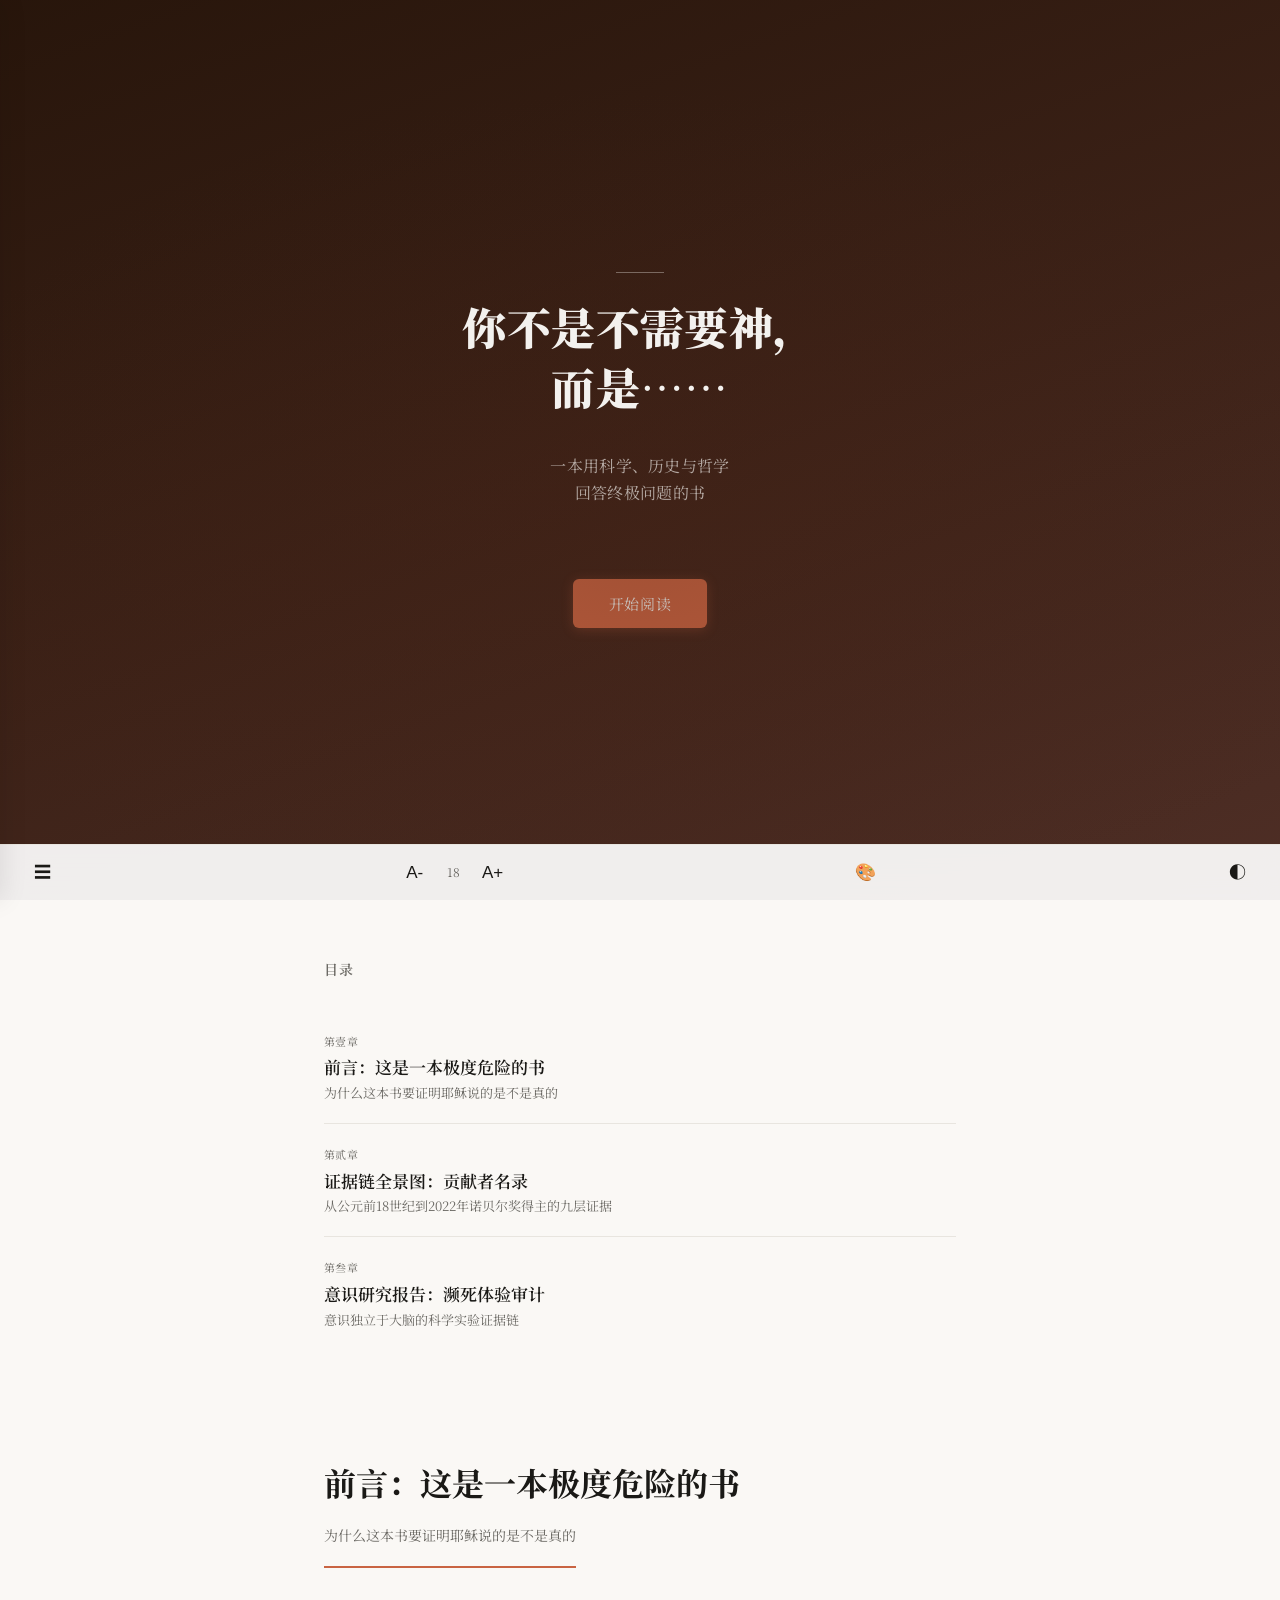
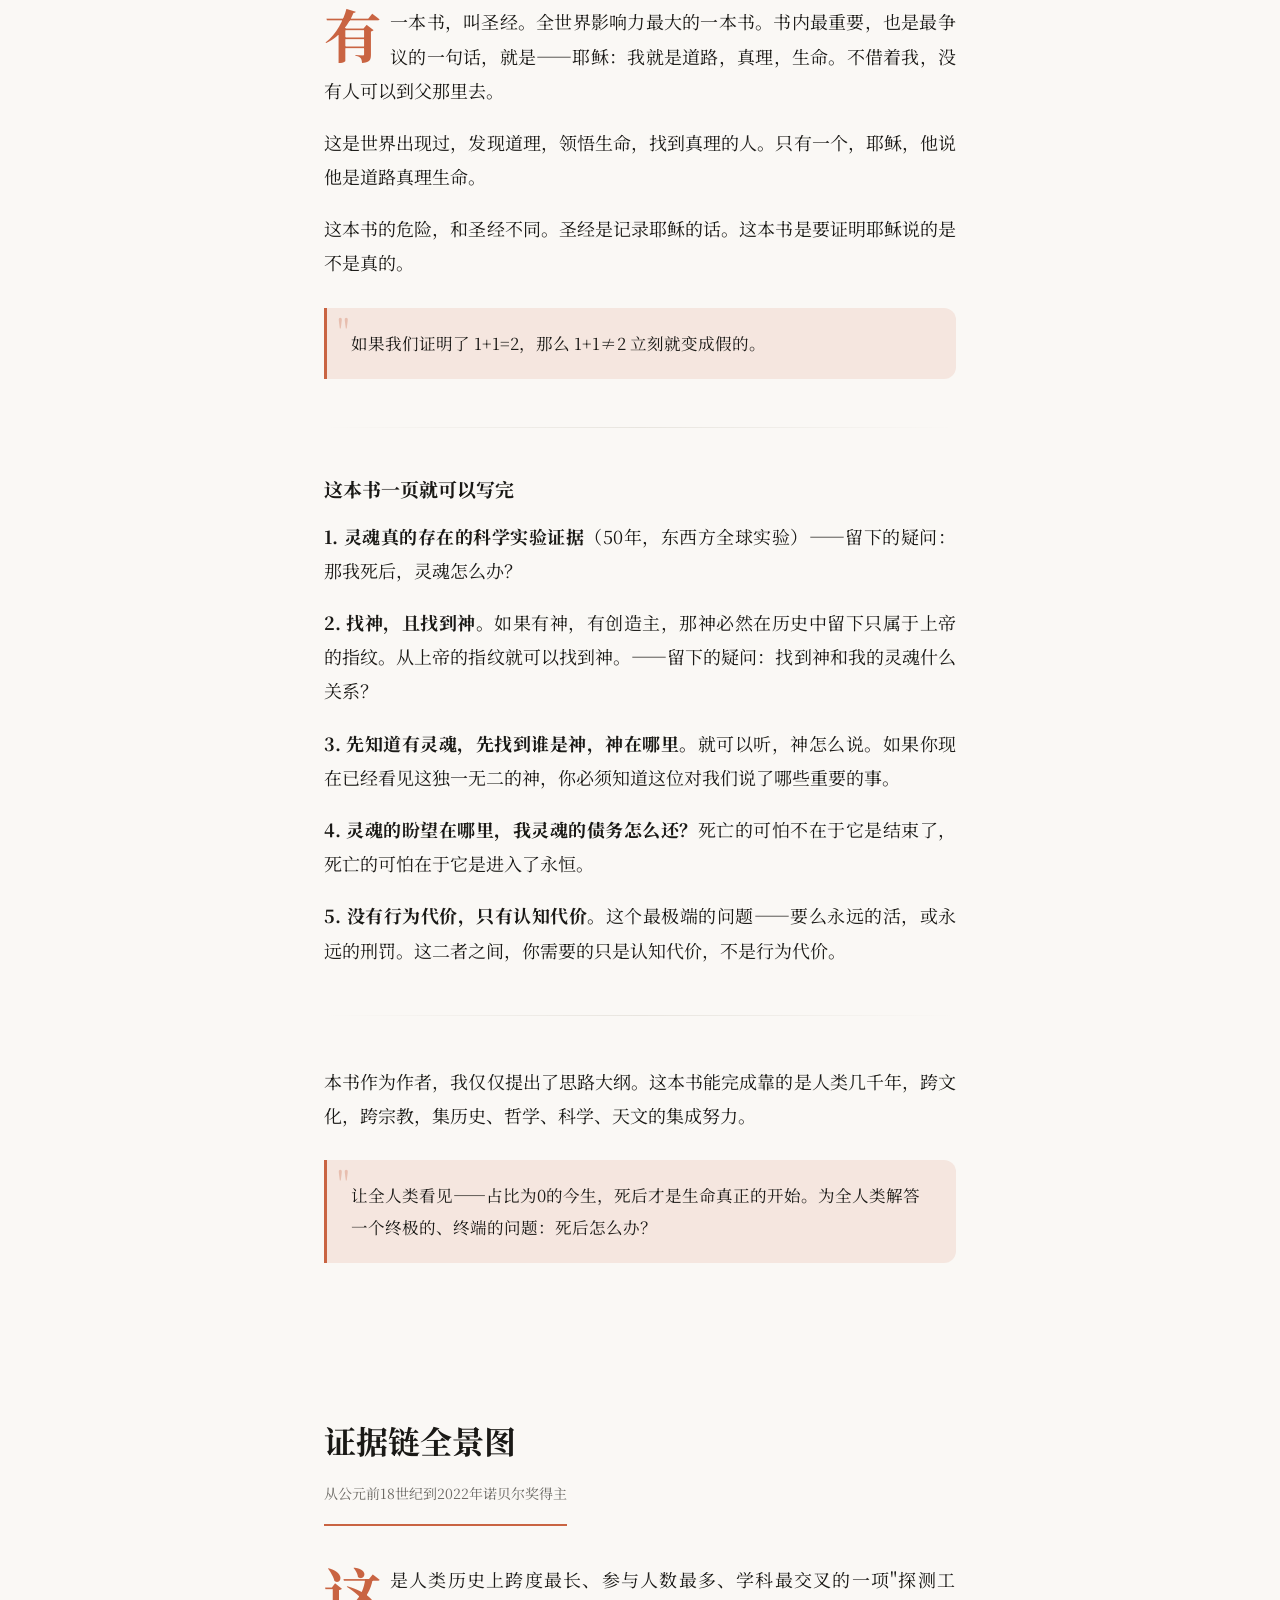
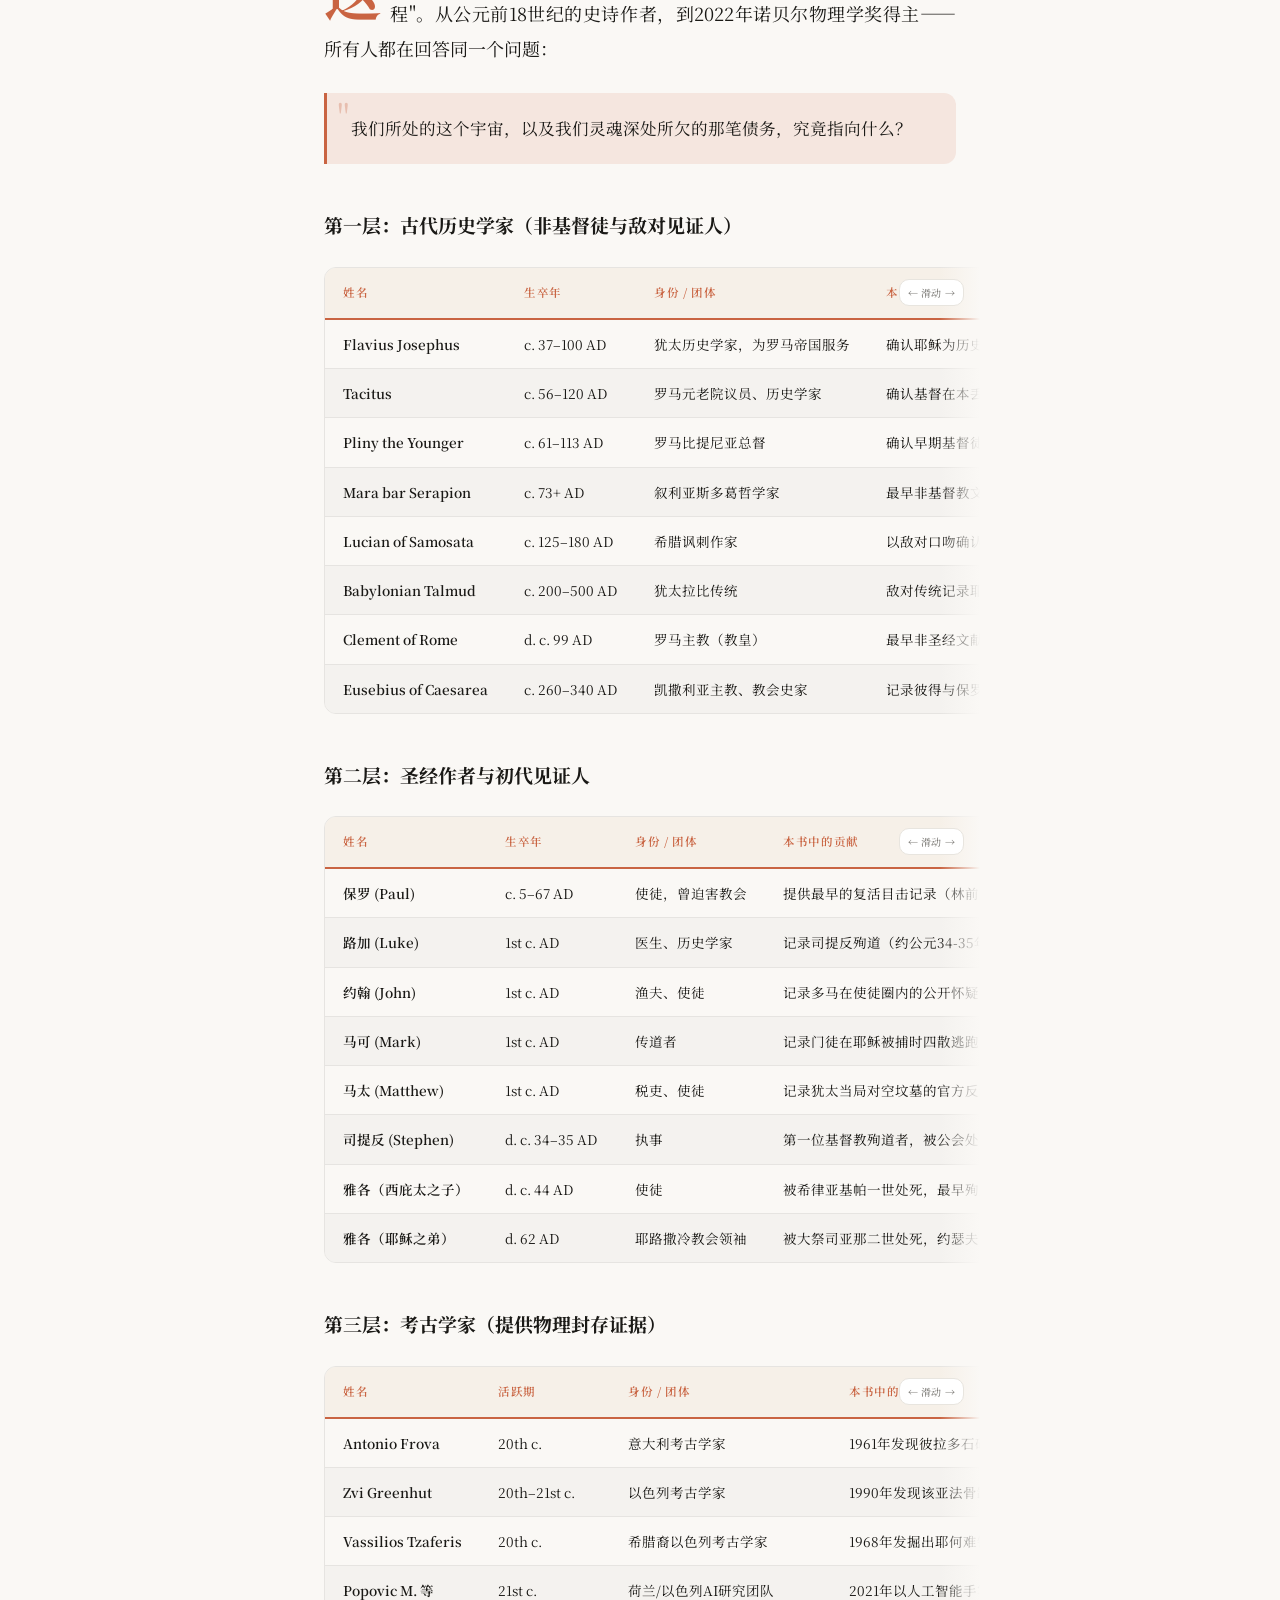
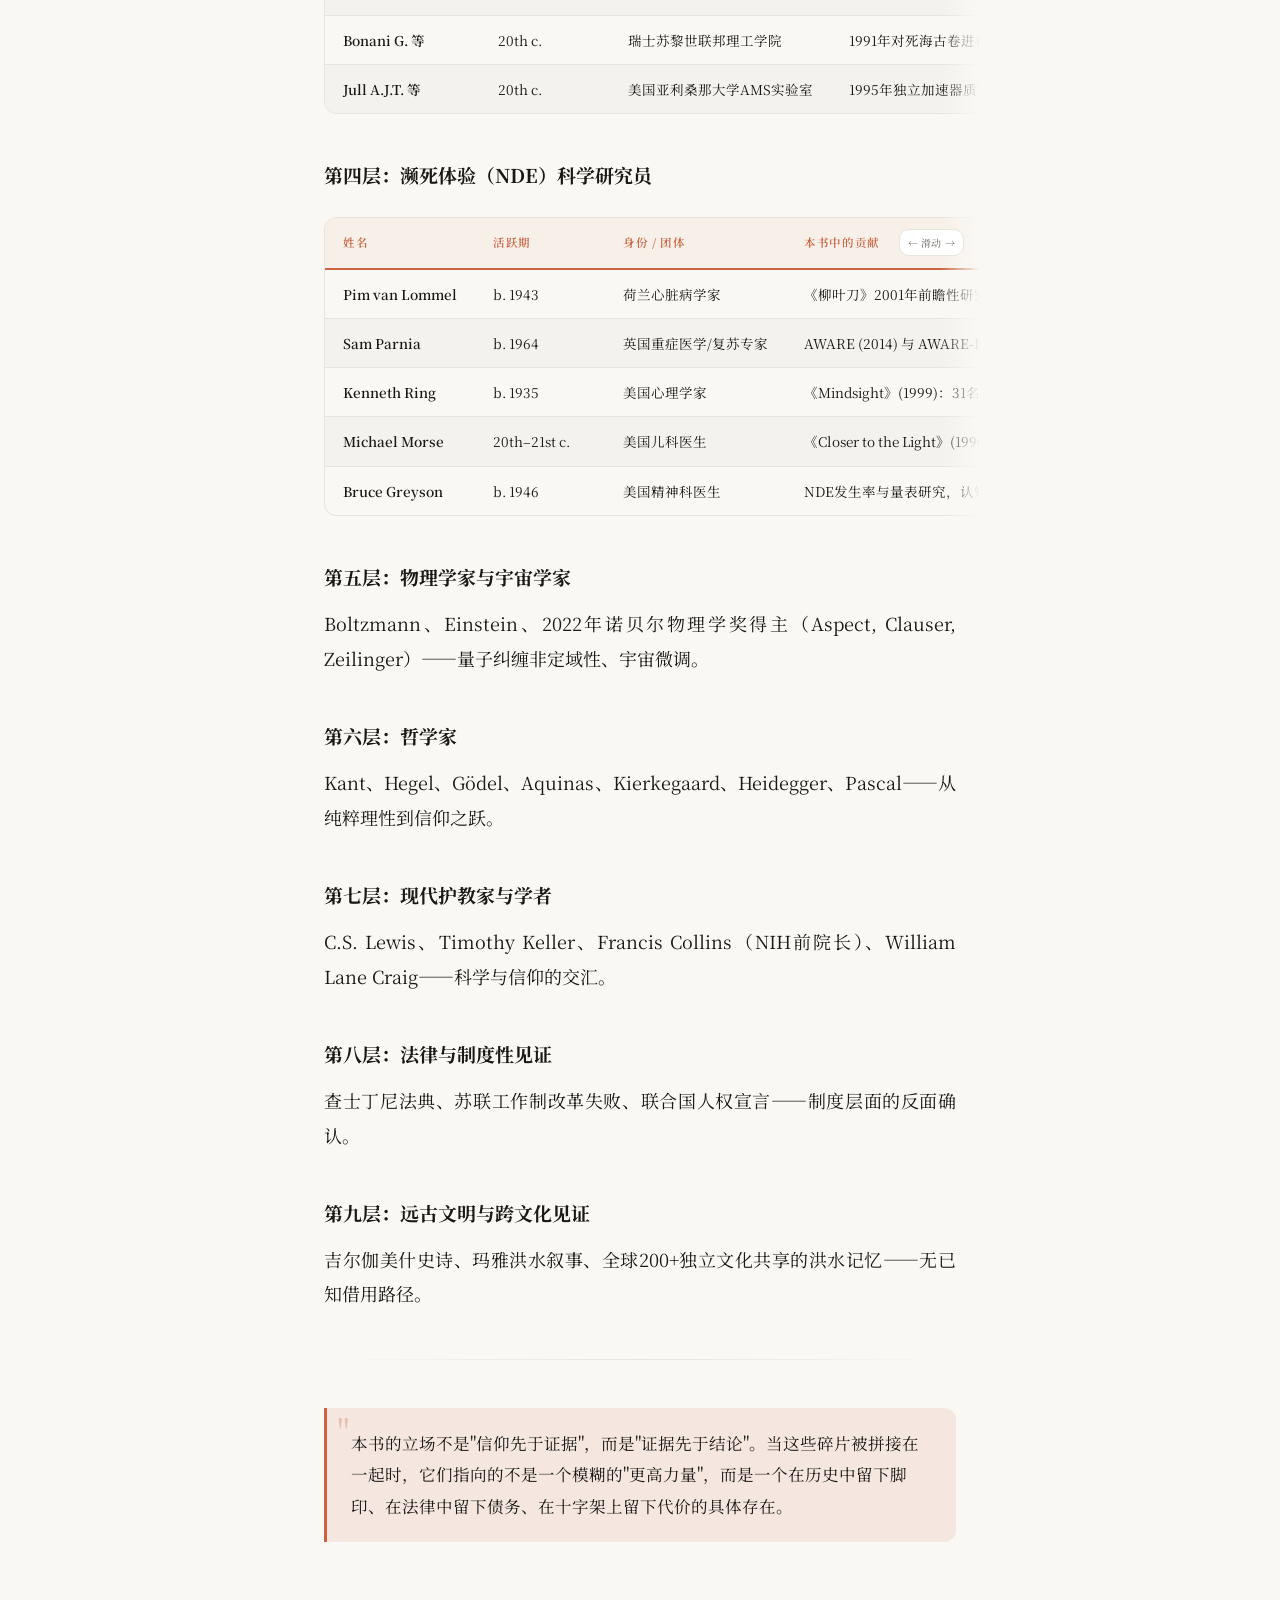
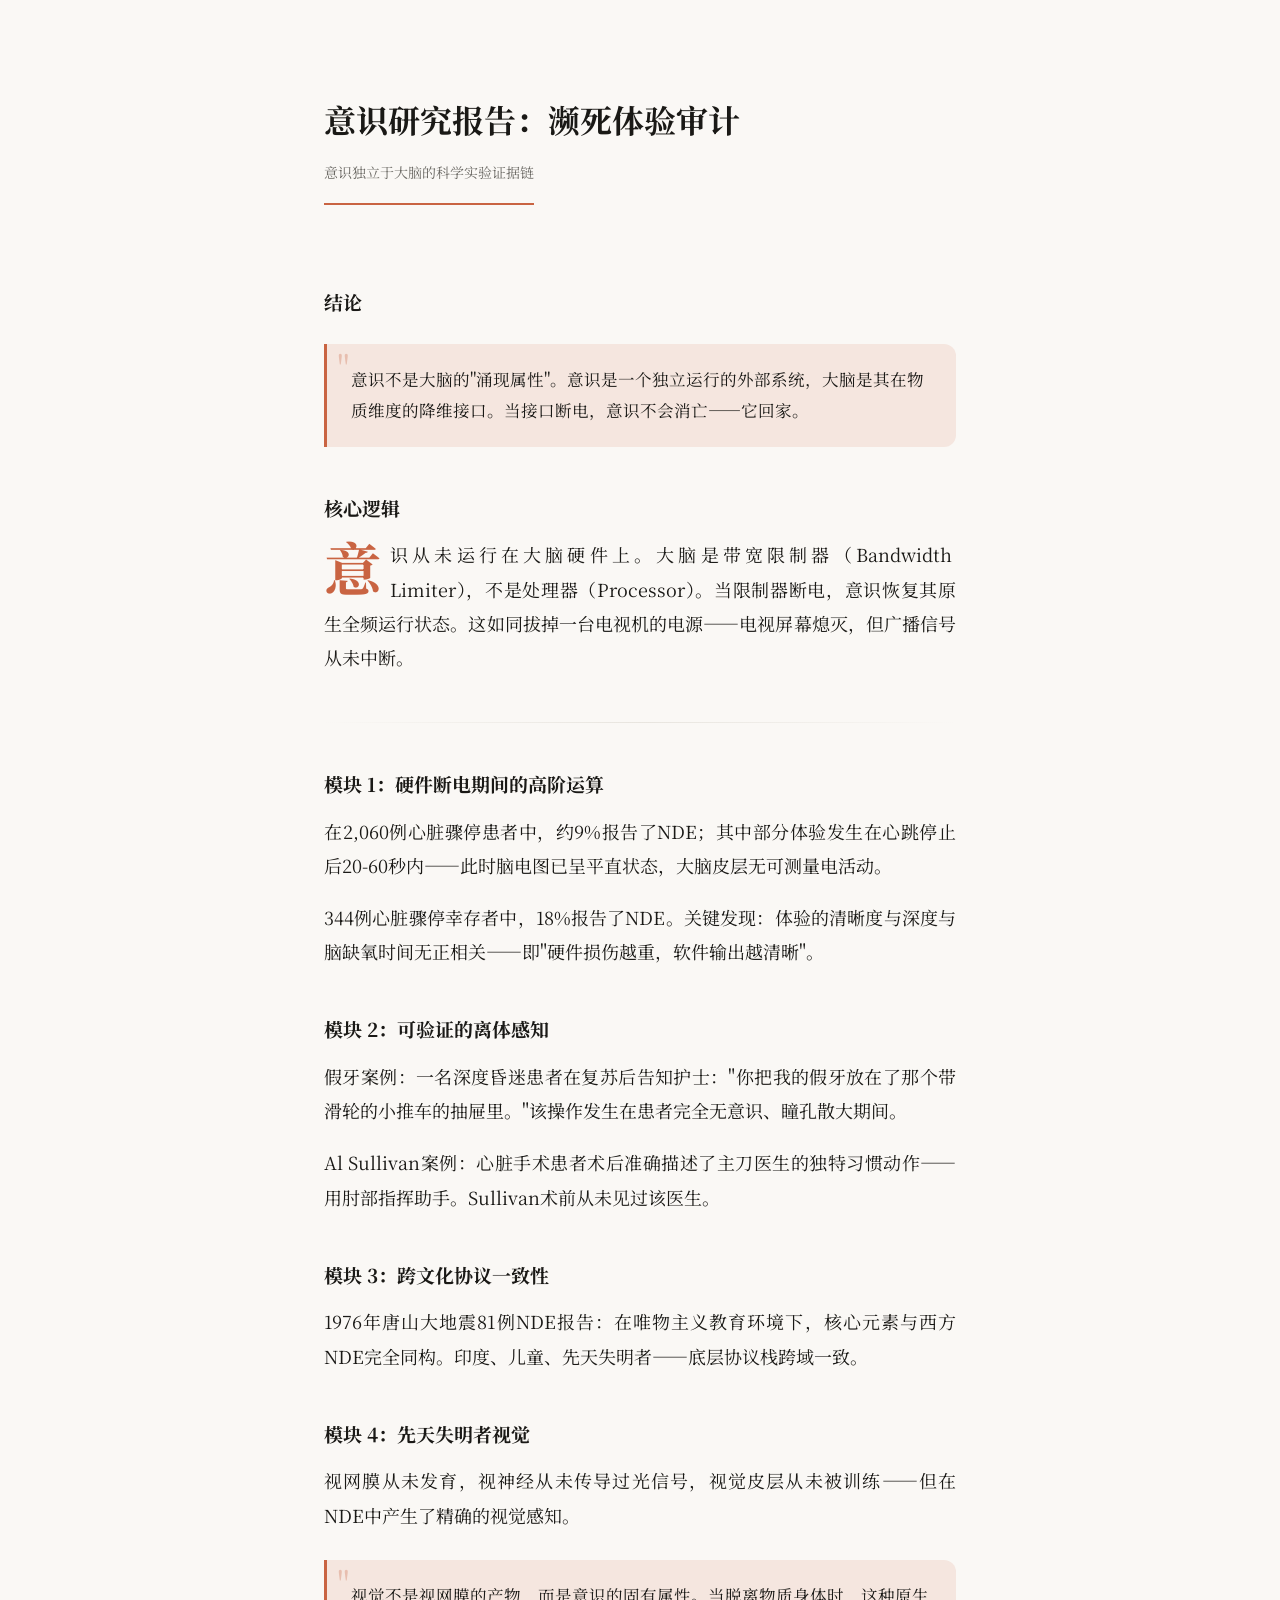
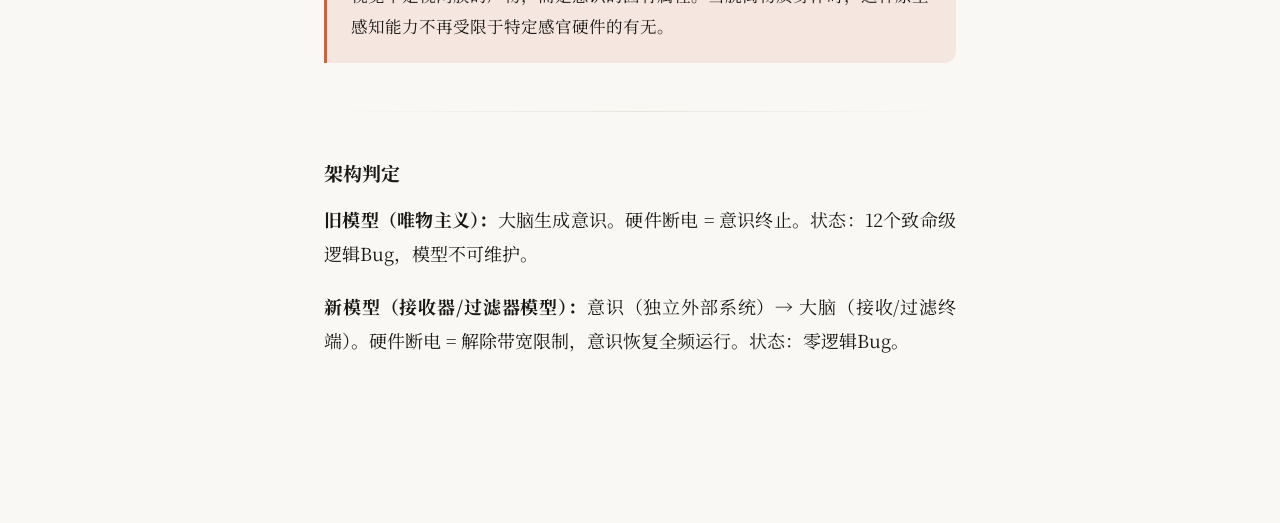
<file: template/mobile-ebook-template.html>
<!doctype html>
<html lang="zh-CN"><head><script data-od-sandbox-shim="">(function(){
  function makeStore(){
    var data = {};
    var api = {
      getItem: function(k){ return Object.prototype.hasOwnProperty.call(data, k) ? data[k] : null; },
      setItem: function(k, v){ data[k] = String(v); },
      removeItem: function(k){ delete data[k]; },
      clear: function(){ data = {}; },
      key: function(i){ return Object.keys(data)[i] || null; }
    };
    Object.defineProperty(api, 'length', { get: function(){ return Object.keys(data).length; } });
    return api;
  }
  function tryShim(name){
    var works = false;
    try { works = !!window[name] && typeof window[name].getItem === 'function'; void window[name].length; }
    catch (_) { works = false; }
    if (works) return;
    try { Object.defineProperty(window, name, { configurable: true, value: makeStore() }); }
    catch (_) { try { window[name] = makeStore(); } catch (__) {} }
  }
  tryShim('localStorage');
  tryShim('sessionStorage');
  document.addEventListener('click', (e) => {
    if (!e.target || !(e.target instanceof Element)) return;
    var link = e.target.closest('a[href]');
    if (!link) return;
    var href = link.getAttribute('href');
    if (href === null) return;
    var isAnchor = href.startsWith('#') || href === '';
    if (isAnchor) {
      e.preventDefault();
      if (href === '' || href === '#') {
        window.scrollTo({ top: 0 });
        history.replaceState(null, '', ' ');
      } else {
        var targetId = href.slice(1);
        var target = targetId ? document.getElementById(targetId) : null;
        if (target) {
          target.scrollIntoView();
          location.hash === href && history.replaceState(null, '', ' ');
          location.hash = href;
        }
      }
    } else if (link.getAttribute('target') === '_blank') {
      e.preventDefault();
      let safe = false;
      try {
        var url = new URL(href, location.href);
        safe =
          url.protocol === 'http:' ||
          url.protocol === 'https:' ||
          url.protocol === 'mailto:';
      } catch (_) {}
      safe && window.open(href, '_blank', 'noopener,noreferrer');
    }
  });
})();</script>
  <meta charset="utf-8">
  <meta name="viewport" content="width=device-width, initial-scale=1, viewport-fit=cover">
  <title>你不是不需要神，而是……</title>
  <link rel="preconnect" href="https://fonts.googleapis.com">
  <link rel="preconnect" href="https://fonts.gstatic.com" crossorigin="">
  <link href="https://fonts.googleapis.com/css2?family=Noto+Serif+SC:wght@400;600;700;900&amp;display=swap" rel="stylesheet">
  <style>
    :root {
      --bg: #faf8f5;
      --surface: #ffffff;
      --fg: #1a1916;
      --muted: #6b6964;
      --border: #e8e5df;
      --accent: #c96442;
      --accent-soft: color-mix(in oklch, var(--accent) 12%, transparent);
      --table-header-bg: color-mix(in oklch, var(--accent) 6%, var(--bg));
      --table-row-alt: color-mix(in oklch, var(--fg) 2.5%, var(--bg));
      --table-border: color-mix(in oklch, var(--fg) 8%, var(--bg));
      --font-display: 'Noto Serif SC', serif;
      --font-body: 'Noto Serif SC', serif;
      --fs-body: 18px;
      --lh: 1.9;
      --content-max: 680px;
      --toolbar-h: 56px;
      --progress-h: 3px;
      --radius-sm: 6px;
      --radius-md: 12px;
      --radius-lg: 16px;
    }
    [data-theme="dark"] {
      --bg: #161618;
      --surface: #1e1e22;
      --fg: #ede9e3;
      --muted: #8a857e;
      --border: #2c2c30;
      --accent: #e8845c;
      --table-header-bg: color-mix(in oklch, var(--accent) 8%, var(--surface));
      --table-row-alt: color-mix(in oklch, var(--fg) 3%, var(--surface));
      --table-border: color-mix(in oklch, var(--fg) 8%, var(--surface));
    }
    /* ═══ COOL INK PALETTE ═══ */
    [data-palette="cool"] {
      --bg: #f4f6f9;
      --surface: #ffffff;
      --fg: #1c2030;
      --muted: #5e6578;
      --border: #dfe3ea;
      --accent: #4a6fa5;
      --accent-soft: color-mix(in oklch, var(--accent) 10%, transparent);
      --table-header-bg: color-mix(in oklch, var(--accent) 10%, var(--surface));
      --table-row-alt: color-mix(in oklch, var(--accent) 3%, var(--bg));
      --table-border: color-mix(in oklch, var(--accent) 10%, var(--border));
    }
    [data-palette="cool"][data-theme="dark"] {
      --bg: #0f1219;
      --surface: #171c26;
      --fg: #e0e4ec;
      --muted: #7e8698;
      --border: #262d3c;
      --accent: #6b9fd4;
      --table-row-alt: color-mix(in oklch, var(--accent) 4%, var(--surface));
      --table-border: color-mix(in oklch, var(--accent) 10%, var(--border));
    }

    /* Cool Ink — cover gradient */
    [data-palette="cool"] #cover {
      background: linear-gradient(135deg, oklch(20% 0.08 260) 0%, oklch(28% 0.10 240) 40%, oklch(32% 0.08 200) 100%);
    }
    [data-palette="cool"] #cover::before {
      background: radial-gradient(ellipse 70% 50% at 50% 70%, oklch(35% 0.12 230 / 0.25), transparent);
    }
    /* Cool Ink — cover ornament: three dots instead of line */
    [data-palette="cool"] #cover .cover-ornament {
      width: auto; height: auto; background: none;
      display: flex; gap: 8px;
    }
    [data-palette="cool"] #cover .cover-ornament::before {
      content: '• • •';
      font-size: 14px; letter-spacing: 4px;
      opacity: 0.5; color: currentColor;
    }
    /* Cool Ink — progress bar gradient */
    [data-palette="cool"] #progress {
      background: linear-gradient(90deg, oklch(55% 0.14 250), oklch(60% 0.12 200));
    }
    /* Cool Ink — blockquote: top gradient border instead of left */
    [data-palette="cool"] .chapter blockquote {
      border-left: none;
      border-top: none;
      border-radius: 0 0 var(--radius-md) var(--radius-md);
      padding-top: 28px;
      background: var(--accent-soft);
      background-image: linear-gradient(90deg, var(--accent), color-mix(in oklch, var(--accent) 20%, transparent));
      background-size: 100% 3px;
      background-repeat: no-repeat;
      background-position: top;
    }
    [data-palette="cool"] .chapter blockquote::before {
      top: 6px; left: 20px;
      font-size: 28px;
    }
    /* Cool Ink — table header: gradient fill, no underline */
    [data-palette="cool"] .table-scroller thead tr {
      background: linear-gradient(135deg, color-mix(in oklch, var(--accent) 12%, var(--surface)), color-mix(in oklch, var(--accent) 4%, var(--surface)));
    }
    [data-palette="cool"] .table-scroller th {
      border-bottom: 1px solid var(--table-border);
      color: var(--accent);
    }
    /* Cool Ink — dividers: centered dots via background */
    [data-palette="cool"] .chapter .divider {
      background: none; border: none;
      height: 20px; margin: 48px 0;
      display: flex; align-items: center; justify-content: center;
      background-image: radial-gradient(circle, var(--muted) 1.5px, transparent 1.5px);
      background-size: 12px 12px;
      background-repeat: repeat-x;
      background-position: center;
      max-width: 60px; margin-left: auto; margin-right: auto;
    }
    /* Cool Ink — chapter subtitle uses gradient underline */
    [data-palette="cool"] .chapter-title + .chapter-subtitle {
      border-bottom: none;
      padding-bottom: 22px;
      background-image: linear-gradient(90deg, var(--accent), transparent);
      background-size: 100% 2px;
      background-repeat: no-repeat;
      background-position: bottom;
    }

    *, *::before, *::after { box-sizing: border-box; }
    html { scroll-behavior: smooth; }
    body {
      margin: 0;
      background: var(--bg);
      color: var(--fg);
      font-family: var(--font-body);
      font-size: var(--fs-body);
      line-height: var(--lh);
      -webkit-font-smoothing: antialiased;
      padding-bottom: calc(var(--toolbar-h) + 20px);
      transition: background 0.35s ease, color 0.35s ease;
    }

    /* Progress bar */
    #progress {
      position: fixed; top: 0; left: 0;
      width: 0%; height: var(--progress-h);
      background: linear-gradient(90deg, var(--accent), color-mix(in oklch, var(--accent) 70%, oklch(70% 0.14 60)));
      z-index: 1000;
      transition: width 0.15s linear;
      border-radius: 0 2px 2px 0;
    }

    /* Toolbar */
    #toolbar {
      position: fixed; bottom: 0; left: 0; right: 0;
      height: var(--toolbar-h);
      background: color-mix(in srgb, var(--surface) 92%, transparent);
      backdrop-filter: blur(12px); -webkit-backdrop-filter: blur(12px);
      border-top: 1px solid var(--border);
      display: flex; align-items: center; justify-content: space-between;
      padding: 0 20px;
      z-index: 900;
      transition: background 0.35s, border-color 0.35s;
    }
    #toolbar button {
      background: none; border: none; color: var(--fg);
      font-size: 17px; padding: 10px; min-width: 44px; min-height: 44px;
      display: flex; align-items: center; justify-content: center;
      border-radius: var(--radius-sm); cursor: pointer;
      transition: background 0.2s, transform 0.15s;
    }
    #toolbar button:hover { background: var(--accent-soft); }
    #toolbar button:active { transform: scale(0.92); }
    #toolbar .font-controls { display: flex; gap: 2px; align-items: center; }
    #toolbar .font-controls span {
      font-size: 12px; color: var(--muted); min-width: 30px; text-align: center;
      font-variant-numeric: tabular-nums;
    }

    /* Nav drawer */
    #drawer-overlay {
      position: fixed; inset: 0; background: rgba(0,0,0,0.45);
      z-index: 950; opacity: 0; pointer-events: none;
      transition: opacity 0.3s ease;
    }
    #drawer-overlay.open { opacity: 1; pointer-events: auto; }
    #drawer {
      position: fixed; top: 0; left: 0; bottom: 0;
      width: min(320px, 82vw);
      background: var(--surface);
      z-index: 960;
      transform: translateX(-100%);
      transition: transform 0.35s cubic-bezier(0.32, 0.72, 0, 1);
      overflow-y: auto;
      padding: 32px 24px;
      box-shadow: 4px 0 24px rgba(0,0,0,0.08);
    }
    #drawer.open { transform: translateX(0); }
    #drawer h2 {
      font-family: var(--font-display);
      font-size: 14px; font-weight: 600;
      margin: 0 0 24px; color: var(--muted);
      text-transform: uppercase; letter-spacing: 0.08em;
    }
    #drawer a {
      display: block; padding: 14px 0;
      border-bottom: 1px solid var(--border);
      color: var(--fg); text-decoration: none;
      font-size: 15px; line-height: 1.5;
      transition: color 0.2s;
    }
    #drawer a:last-child { border-bottom: none; }
    #drawer a:hover { color: var(--accent); }
    #drawer a .ch-num {
      font-size: 11px; color: var(--muted); letter-spacing: 0.04em;
      display: block; margin-bottom: 3px;
    }
    #drawer a .ch-desc {
      font-size: 12px; color: var(--muted); margin-top: 3px;
      display: block; line-height: 1.4;
    }

    /* Cover */
    #cover {
      min-height: 100vh; min-height: 100dvh;
      display: flex; flex-direction: column;
      align-items: center; justify-content: center;
      text-align: center;
      padding: 64px 32px;
      background: linear-gradient(160deg, oklch(22% 0.035 50) 0%, oklch(28% 0.045 42) 50%, oklch(34% 0.05 36) 100%);
      color: oklch(96% 0.005 80);
      position: relative;
      overflow: hidden;
    }
    #cover::before {
      content: ''; position: absolute; inset: 0;
      background: radial-gradient(ellipse 60% 50% at 50% 60%, oklch(30% 0.06 40 / 0.3), transparent);
      pointer-events: none;
    }
    #cover .cover-ornament {
      width: 48px; height: 1px;
      background: color-mix(in oklch, currentColor 40%, transparent);
      margin-bottom: 24px;
    }
    #cover h1 {
      font-family: var(--font-display);
      font-size: clamp(30px, 8vw, 44px);
      font-weight: 900; line-height: 1.35;
      letter-spacing: 0.01em;
      margin: 0 0 20px;
      position: relative;
    }
    #cover .subtitle {
      font-size: clamp(14px, 3.5vw, 16px);
      opacity: 0.65; max-width: 26ch;
      line-height: 1.7;
      letter-spacing: 0.02em;
    }
    #cover .start-btn {
      margin-top: 56px;
      padding: 14px 36px;
      background: var(--accent);
      color: oklch(96% 0.005 80); border: none;
      border-radius: var(--radius-sm);
      font-family: var(--font-body);
      font-size: 15px; cursor: pointer;
      min-height: 44px;
      letter-spacing: 0.04em;
      transition: transform 0.2s, box-shadow 0.2s;
      box-shadow: 0 2px 12px color-mix(in oklch, var(--accent) 30%, transparent);
    }
    #cover .start-btn:active { transform: scale(0.96); }

    /* Content sections */
    .chapter {
      max-width: var(--content-max);
      margin: 0 auto;
      padding: 56px 24px 72px;
    }
    .chapter-title {
      font-family: var(--font-display);
      font-size: clamp(24px, 5.5vw, 32px);
      font-weight: 700; line-height: 1.35;
      margin: 0 0 12px;
      padding-bottom: 0;
      border-bottom: none;
    }
    .chapter-title + .chapter-subtitle {
      font-size: 14px; color: var(--muted);
      margin: 0 0 36px; line-height: 1.5;
      padding-bottom: 20px;
      border-bottom: 2px solid var(--accent);
      display: inline-block;
    }
    .chapter-title + p, .chapter-title + blockquote, .chapter-title + h2 {
      margin-top: 36px;
    }
    /* Drop cap for first paragraph of each chapter */
    .chapter > .chapter-title + .chapter-subtitle + p:first-of-type::first-letter,
    .chapter > .chapter-title ~ p:first-of-type::first-letter {
      font-family: var(--font-display);
      font-size: 3.2em; font-weight: 700;
      float: left;
      line-height: 0.8;
      margin: 6px 8px 0 0;
      color: var(--accent);
    }
    .chapter h2 {
      font-family: var(--font-display);
      font-size: 19px; font-weight: 700;
      margin: 48px 0 16px; line-height: 1.4;
    }
    .chapter h3 {
      font-size: 16px; font-weight: 600;
      margin: 32px 0 12px; line-height: 1.4;
    }
    .chapter p { margin: 0 0 18px; text-align: justify; }
    .chapter blockquote {
      margin: 28px 0;
      padding: 20px 24px;
      border-left: 3px solid var(--accent);
      background: var(--accent-soft);
      border-radius: 0 var(--radius-md) var(--radius-md) 0;
      font-size: 0.92em;
      position: relative;
    }
    .chapter blockquote::before {
      content: '"';
      position: absolute; top: 8px; left: 10px;
      font-family: var(--font-display);
      font-size: 32px; color: var(--accent); opacity: 0.3;
      line-height: 1;
    }
    .chapter blockquote p { margin: 0; text-align: left; }

    /* ═══════════════════════════════════════════
       PREMIUM TABLE SYSTEM
       ═══════════════════════════════════════════ */
    .table-wrap {
      position: relative;
      margin: 28px -24px;
      overflow: hidden;
    }
    .table-wrap::before,
    .table-wrap::after {
      content: '';
      position: absolute; top: 0; bottom: 0; width: 40px;
      z-index: 2; pointer-events: none;
      transition: opacity 0.3s;
    }
    .table-wrap::before {
      left: 0;
      background: linear-gradient(to right, var(--bg), transparent);
      opacity: 0;
    }
    .table-wrap::after {
      right: 0;
      background: linear-gradient(to left, var(--bg), transparent);
      opacity: 1;
    }
    .table-wrap.scrolled-start::before { opacity: 1; }
    .table-wrap.scrolled-end::after { opacity: 0; }
    .table-scroll-hint {
      position: absolute; top: 12px; right: 16px;
      font-size: 10px; color: var(--muted);
      background: var(--surface);
      border: 1px solid var(--border);
      padding: 3px 8px; border-radius: 10px;
      z-index: 3; pointer-events: none;
      opacity: 1; transition: opacity 0.4s;
      letter-spacing: 0.02em;
    }
    .table-wrap.scrolled-start .table-scroll-hint { opacity: 0; }
    .table-scroller {
      overflow-x: auto;
      -webkit-overflow-scrolling: touch;
      padding: 0 24px;
      scrollbar-width: thin;
      scrollbar-color: color-mix(in oklch, var(--accent) 30%, var(--border)) transparent;
    }
    .table-scroller::-webkit-scrollbar { height: 5px; }
    .table-scroller::-webkit-scrollbar-track { background: transparent; }
    .table-scroller::-webkit-scrollbar-thumb {
      background: color-mix(in oklch, var(--accent) 30%, var(--border));
      border-radius: 3px;
    }
    /* Table container card */
    .table-scroller table {
      width: max-content; min-width: 100%;
      border-collapse: separate;
      border-spacing: 0;
      font-size: 13.5px;
      border: 1px solid var(--table-border);
      border-radius: var(--radius-md);
      overflow: hidden;
    }
    /* Header row */
    .table-scroller thead tr {
      background: var(--table-header-bg);
    }
    .table-scroller th {
      padding: 14px 18px;
      text-align: left;
      font-weight: 600; font-size: 11.5px;
      color: var(--accent);
      text-transform: uppercase; letter-spacing: 0.06em;
      border-bottom: 2px solid var(--accent);
      white-space: nowrap;
      vertical-align: middle;
    }
    /* Body cells */
    .table-scroller td {
      padding: 14px 18px;
      text-align: left;
      vertical-align: top;
      border-bottom: 1px solid var(--table-border);
      white-space: normal; min-width: 130px;
      line-height: 1.5;
      color: var(--fg);
    }
    /* Alternating row tint */
    .table-scroller tbody tr:nth-child(even) {
      background: var(--table-row-alt);
    }
    /* Last row no border */
    .table-scroller tbody tr:last-child td { border-bottom: none; }
    /* First column emphasis */
    .table-scroller td:first-child {
      font-weight: 600;
      color: var(--fg);
      white-space: nowrap;
    }

    .chapter .divider {
      border: 0; margin: 48px 0;
      height: 1px;
      background: linear-gradient(to right, transparent, var(--border), transparent);
    }

    /* TOC */
    #toc { max-width: var(--content-max); margin: 0 auto; padding: 56px 24px; }
    #toc h2 {
      font-family: var(--font-display);
      font-size: 14px; font-weight: 600;
      margin: 0 0 28px;
      color: var(--muted);
      text-transform: uppercase; letter-spacing: 0.08em;
    }
    #toc .toc-list { list-style: none; padding: 0; margin: 0; }
    #toc .toc-item {
      display: block;
      padding: 20px 0;
      border-bottom: 1px solid var(--border);
      text-decoration: none; color: var(--fg);
      transition: color 0.2s;
    }
    #toc .toc-item:last-child { border-bottom: none; }
    #toc .toc-item:hover { color: var(--accent); }
    #toc .toc-item .toc-num {
      font-size: 11px; color: var(--muted); letter-spacing: 0.04em;
      display: block; margin-bottom: 4px;
    }
    #toc .toc-item .toc-title {
      font-family: var(--font-display);
      font-size: 17px; font-weight: 600;
      display: block; line-height: 1.4;
    }
    #toc .toc-item .toc-desc {
      font-size: 13px; color: var(--muted);
      display: block; margin-top: 4px; line-height: 1.5;
    }
  </style>
</head>
<body>
  <div id="progress"></div>

  <!-- COVER -->
  <section id="cover" data-od-id="cover">
    <div class="cover-ornament"></div>
    <h1>你不是不需要神，<br>而是……</h1>
    <p class="subtitle">一本用科学、历史与哲学<br>回答终极问题的书</p>
    <button class="start-btn" onclick="window.scrollTo({top:document.getElementById('toc-section').offsetTop,behavior:'smooth'})">开始阅读</button>
  </section>

  <!-- TOC -->
  <section id="toc-section" data-od-id="toc">
    <div id="toc">
      <h2>目录</h2>
      <nav class="toc-list">
        <a href="#ch1" class="toc-item">
          <span class="toc-num">第壹章</span>
          <span class="toc-title">前言：这是一本极度危险的书</span>
          <span class="toc-desc">为什么这本书要证明耶稣说的是不是真的</span>
        </a>
        <a href="#ch2" class="toc-item">
          <span class="toc-num">第贰章</span>
          <span class="toc-title">证据链全景图：贡献者名录</span>
          <span class="toc-desc">从公元前18世纪到2022年诺贝尔奖得主的九层证据</span>
        </a>
        <a href="#ch3" class="toc-item">
          <span class="toc-num">第叁章</span>
          <span class="toc-title">意识研究报告：濒死体验审计</span>
          <span class="toc-desc">意识独立于大脑的科学实验证据链</span>
        </a>
      </nav>
    </div>
  </section>

  <!-- CHAPTER 1: Front Note -->
  <section id="ch1" class="chapter" data-od-id="ch1">
    <h1 class="chapter-title">前言：这是一本极度危险的书</h1>
    <span class="chapter-subtitle">为什么这本书要证明耶稣说的是不是真的</span>

    <p>有一本书，叫圣经。全世界影响力最大的一本书。书内最重要，也是最争议的一句话，就是——耶稣：我就是道路，真理，生命。不借着我，没有人可以到父那里去。</p>

    <p>这是世界出现过，发现道理，领悟生命，找到真理的人。只有一个，耶稣，他说他是道路真理生命。</p>

    <p>这本书的危险，和圣经不同。圣经是记录耶稣的话。这本书是要证明耶稣说的是不是真的。</p>

    <blockquote><p>如果我们证明了 1+1=2，那么 1+1≠2 立刻就变成假的。</p></blockquote>

    <hr class="divider">

    <h2>这本书一页就可以写完</h2>

    <p><strong>1. 灵魂真的存在的科学实验证据</strong>（50年，东西方全球实验）——留下的疑问：那我死后，灵魂怎么办？</p>

    <p><strong>2. 找神，且找到神。</strong>如果有神，有创造主，那神必然在历史中留下只属于上帝的指纹。从上帝的指纹就可以找到神。——留下的疑问：找到神和我的灵魂什么关系？</p>

    <p><strong>3. 先知道有灵魂，先找到谁是神，神在哪里。</strong>就可以听，神怎么说。如果你现在已经看见这独一无二的神，你必须知道这位对我们说了哪些重要的事。</p>

    <p><strong>4. 灵魂的盼望在哪里，我灵魂的债务怎么还？</strong>死亡的可怕不在于它是结束了，死亡的可怕在于它是进入了永恒。</p>

    <p><strong>5. 没有行为代价，只有认知代价。</strong>这个最极端的问题——要么永远的活，或永远的刑罚。这二者之间，你需要的只是认知代价，不是行为代价。</p>

    <hr class="divider">

    <p>本书作为作者，我仅仅提出了思路大纲。这本书能完成靠的是人类几千年，跨文化，跨宗教，集历史、哲学、科学、天文的集成努力。</p>

    <blockquote><p>让全人类看见——占比为0的今生，死后才是生命真正的开始。为全人类解答一个终极的、终端的问题：死后怎么办？</p></blockquote>
  </section>

  <!-- CHAPTER 2: Cast of Contributors -->
  <section id="ch2" class="chapter" data-od-id="ch2">
    <h1 class="chapter-title">证据链全景图</h1>
    <span class="chapter-subtitle">从公元前18世纪到2022年诺贝尔奖得主</span>

    <p>这是人类历史上跨度最长、参与人数最多、学科最交叉的一项"探测工程"。从公元前18世纪的史诗作者，到2022年诺贝尔物理学奖得主——所有人都在回答同一个问题：</p>

    <blockquote><p>我们所处的这个宇宙，以及我们灵魂深处所欠的那笔债务，究竟指向什么？</p></blockquote>

    <h2>第一层：古代历史学家（非基督徒与敌对见证人）</h2>
    <div class="table-wrap">
      <span class="table-scroll-hint">← 滑动 →</span>
      <div class="table-scroller">
        <table>
          <thead><tr><th>姓名</th><th>生卒年</th><th>身份 / 团体</th><th>本书中的贡献</th></tr></thead>
          <tbody>
            <tr><td>Flavius Josephus</td><td>c. 37–100 AD</td><td>犹太历史学家，为罗马帝国服务</td><td>确认耶稣为历史人物、其钉十字架史实，以及其弟雅各之死</td></tr>
            <tr><td>Tacitus</td><td>c. 56–120 AD</td><td>罗马元老院议员、历史学家</td><td>确认基督在本丢彼拉多手下受极刑，记录尼禄对基督徒的迫害</td></tr>
            <tr><td>Pliny the Younger</td><td>c. 61–113 AD</td><td>罗马比提尼亚总督</td><td>确认早期基督徒"把基督当作神来敬拜"，且拒绝放弃信仰而甘愿受死</td></tr>
            <tr><td>Mara bar Serapion</td><td>c. 73+ AD</td><td>叙利亚斯多葛哲学家</td><td>最早非基督教文献提到被处决的"智者之王"及其教导的延续</td></tr>
            <tr><td>Lucian of Samosata</td><td>c. 125–180 AD</td><td>希腊讽刺作家</td><td>以敌对口吻确认基督徒敬拜一位在巴勒斯坦被钉十字架的人</td></tr>
            <tr><td>Babylonian Talmud</td><td>c. 200–500 AD</td><td>犹太拉比传统</td><td>敌对传统记录耶稣在逾越节期间被处决，提供反面确认</td></tr>
            <tr><td>Clement of Rome</td><td>d. c. 99 AD</td><td>罗马主教（教皇）</td><td>最早非圣经文献确认彼得在罗马殉道（约成书于公元96年）</td></tr>
            <tr><td>Eusebius of Caesarea</td><td>c. 260–340 AD</td><td>凯撒利亚主教、教会史家</td><td>记录彼得与保罗的殉道及苦难</td></tr>
          </tbody>
        </table>
      </div>
    </div>

    <h2>第二层：圣经作者与初代见证人</h2>
    <div class="table-wrap">
      <span class="table-scroll-hint">← 滑动 →</span>
      <div class="table-scroller">
        <table>
          <thead><tr><th>姓名</th><th>生卒年</th><th>身份 / 团体</th><th>本书中的贡献</th></tr></thead>
          <tbody>
            <tr><td>保罗 (Paul)</td><td>c. 5–67 AD</td><td>使徒，曾迫害教会</td><td>提供最早的复活目击记录（林前15:3-7），成文于受难后2-5年内</td></tr>
            <tr><td>路加 (Luke)</td><td>1st c. AD</td><td>医生、历史学家</td><td>记录司提反殉道（约公元34-35年）及雅各被杀</td></tr>
            <tr><td>约翰 (John)</td><td>1st c. AD</td><td>渔夫、使徒</td><td>记录多马在使徒圈内的公开怀疑（约20:25），支撑"尴尬准则"</td></tr>
            <tr><td>马可 (Mark)</td><td>1st c. AD</td><td>传道者</td><td>记录门徒在耶稣被捕时四散逃跑，提供难为情的真实细节</td></tr>
            <tr><td>马太 (Matthew)</td><td>1st c. AD</td><td>税吏、使徒</td><td>记录犹太当局对空坟墓的官方反叙事（"门徒偷了尸体"）</td></tr>
            <tr><td>司提反 (Stephen)</td><td>d. c. 34–35 AD</td><td>执事</td><td>第一位基督教殉道者，被公会处死</td></tr>
            <tr><td>雅各（西庇太之子）</td><td>d. c. 44 AD</td><td>使徒</td><td>被希律亚基帕一世处死，最早殉道的使徒之一</td></tr>
            <tr><td>雅各（耶稣之弟）</td><td>d. 62 AD</td><td>耶路撒冷教会领袖</td><td>被大祭司亚那二世处死，约瑟夫斯独立确认</td></tr>
          </tbody>
        </table>
      </div>
    </div>

    <h2>第三层：考古学家（提供物理封存证据）</h2>
    <div class="table-wrap">
      <span class="table-scroll-hint">← 滑动 →</span>
      <div class="table-scroller">
        <table>
          <thead><tr><th>姓名</th><th>活跃期</th><th>身份 / 团体</th><th>本书中的贡献</th></tr></thead>
          <tbody>
            <tr><td>Antonio Frova</td><td>20th c.</td><td>意大利考古学家</td><td>1961年发现彼拉多石碑，确认彼拉多为犹太巡抚</td></tr>
            <tr><td>Zvi Greenhut</td><td>20th–21st c.</td><td>以色列考古学家</td><td>1990年发现该亚法骨罐，确认该亚法及第二圣殿葬礼背景</td></tr>
            <tr><td>Vassilios Tzaferis</td><td>20th c.</td><td>希腊裔以色列考古学家</td><td>1968年发掘出耶何难钉十字架遗骸，确认罗马钉刑铁钉穿透脚跟骨</td></tr>
            <tr><td>Popovic M. 等</td><td>21st c.</td><td>荷兰/以色列AI研究团队</td><td>2021年以人工智能手写识别分析死海古卷抄经者</td></tr>
            <tr><td>Bonani G. 等</td><td>20th c.</td><td>瑞士苏黎世联邦理工学院</td><td>1991年对死海古卷进行放射性碳定年，锁定于基督教前世纪</td></tr>
            <tr><td>Jull A.J.T. 等</td><td>20th c.</td><td>美国亚利桑那大学AMS实验室</td><td>1995年独立加速器质谱定年死海古卷碎片</td></tr>
          </tbody>
        </table>
      </div>
    </div>

    <h2>第四层：濒死体验（NDE）科学研究员</h2>
    <div class="table-wrap">
      <span class="table-scroll-hint">← 滑动 →</span>
      <div class="table-scroller">
        <table>
          <thead><tr><th>姓名</th><th>活跃期</th><th>身份 / 团体</th><th>本书中的贡献</th></tr></thead>
          <tbody>
            <tr><td>Pim van Lommel</td><td>b. 1943</td><td>荷兰心脏病学家</td><td>《柳叶刀》2001年前瞻性研究344名心脏骤停幸存者，NDE清晰度与脑损伤呈反比</td></tr>
            <tr><td>Sam Parnia</td><td>b. 1964</td><td>英国重症医学/复苏专家</td><td>AWARE (2014) 与 AWARE-II (2020) 研究，验证心脏停跳期间的离体感知</td></tr>
            <tr><td>Kenneth Ring</td><td>b. 1935</td><td>美国心理学家</td><td>《Mindsight》(1999)：31名视障/盲人的NDE研究，含先天盲人报告视觉感知</td></tr>
            <tr><td>Michael Morse</td><td>20th–21st c.</td><td>美国儿科医生</td><td>《Closer to the Light》(1990)：3–12岁儿童无宗教教育下的完整NDE协议栈</td></tr>
            <tr><td>Bruce Greyson</td><td>b. 1946</td><td>美国精神科医生</td><td>NDE发生率与量表研究，认知清晰度评分高于清醒基线</td></tr>
          </tbody>
        </table>
      </div>
    </div>

    <h2>第五层：物理学家与宇宙学家</h2>
    <p>Boltzmann、Einstein、2022年诺贝尔物理学奖得主（Aspect, Clauser, Zeilinger）——量子纠缠非定域性、宇宙微调。</p>

    <h2>第六层：哲学家</h2>
    <p>Kant、Hegel、Gödel、Aquinas、Kierkegaard、Heidegger、Pascal——从纯粹理性到信仰之跃。</p>

    <h2>第七层：现代护教家与学者</h2>
    <p>C.S. Lewis、Timothy Keller、Francis Collins（NIH前院长）、William Lane Craig——科学与信仰的交汇。</p>

    <h2>第八层：法律与制度性见证</h2>
    <p>查士丁尼法典、苏联工作制改革失败、联合国人权宣言——制度层面的反面确认。</p>

    <h2>第九层：远古文明与跨文化见证</h2>
    <p>吉尔伽美什史诗、玛雅洪水叙事、全球200+独立文化共享的洪水记忆——无已知借用路径。</p>

    <hr class="divider">

    <blockquote><p>本书的立场不是"信仰先于证据"，而是"证据先于结论"。当这些碎片被拼接在一起时，它们指向的不是一个模糊的"更高力量"，而是一个在历史中留下脚印、在法律中留下债务、在十字架上留下代价的具体存在。</p></blockquote>
  </section>

  <!-- CHAPTER 3: NDE Research Report -->
  <section id="ch3" class="chapter" data-od-id="ch3">
    <h1 class="chapter-title">意识研究报告：濒死体验审计</h1>
    <span class="chapter-subtitle">意识独立于大脑的科学实验证据链</span>

    <h2>结论</h2>
    <blockquote><p>意识不是大脑的"涌现属性"。意识是一个独立运行的外部系统，大脑是其在物质维度的降维接口。当接口断电，意识不会消亡——它回家。</p></blockquote>

    <h2>核心逻辑</h2>
    <p>意识从未运行在大脑硬件上。大脑是带宽限制器（Bandwidth Limiter），不是处理器（Processor）。当限制器断电，意识恢复其原生全频运行状态。这如同拔掉一台电视机的电源——电视屏幕熄灭，但广播信号从未中断。</p>

    <hr class="divider">

    <h2>模块 1：硬件断电期间的高阶运算</h2>
    <p>在2,060例心脏骤停患者中，约9%报告了NDE；其中部分体验发生在心跳停止后20-60秒内——此时脑电图已呈平直状态，大脑皮层无可测量电活动。</p>
    <p>344例心脏骤停幸存者中，18%报告了NDE。关键发现：体验的清晰度与深度与脑缺氧时间无正相关——即"硬件损伤越重，软件输出越清晰"。</p>

    <h2>模块 2：可验证的离体感知</h2>
    <p>假牙案例：一名深度昏迷患者在复苏后告知护士："你把我的假牙放在了那个带滑轮的小推车的抽屉里。"该操作发生在患者完全无意识、瞳孔散大期间。</p>
    <p>Al Sullivan案例：心脏手术患者术后准确描述了主刀医生的独特习惯动作——用肘部指挥助手。Sullivan术前从未见过该医生。</p>

    <h2>模块 3：跨文化协议一致性</h2>
    <p>1976年唐山大地震81例NDE报告：在唯物主义教育环境下，核心元素与西方NDE完全同构。印度、儿童、先天失明者——底层协议栈跨域一致。</p>

    <h2>模块 4：先天失明者视觉</h2>
    <p>视网膜从未发育，视神经从未传导过光信号，视觉皮层从未被训练——但在NDE中产生了精确的视觉感知。</p>
    <blockquote><p>视觉不是视网膜的产物，而是意识的固有属性。当脱离物质身体时，这种原生感知能力不再受限于特定感官硬件的有无。</p></blockquote>

    <hr class="divider">

    <h2>架构判定</h2>
    <p><strong>旧模型（唯物主义）：</strong>大脑生成意识。硬件断电 = 意识终止。状态：12个致命级逻辑Bug，模型不可维护。</p>
    <p><strong>新模型（接收器/过滤器模型）：</strong>意识（独立外部系统）→ 大脑（接收/过滤终端）。硬件断电 = 解除带宽限制，意识恢复全频运行。状态：零逻辑Bug。</p>
  </section>

  <!-- TOOLBAR -->
  <div id="toolbar">
    <button id="btn-drawer" aria-label="章节导航">☰</button>
    <div class="font-controls">
      <button id="btn-smaller" aria-label="缩小字体">A-</button>
      <span id="fs-display">18</span>
      <button id="btn-larger" aria-label="放大字体">A+</button>
    </div>
    <button id="btn-palette" aria-label="切换主题风格" title="切换主题">🎨</button>
    <button id="btn-theme" aria-label="切换深色模式">◐</button>
  </div>

  <!-- DRAWER -->
  <div id="drawer-overlay" onclick="toggleDrawer()"></div>
  <nav id="drawer">
    <h2>章节导航</h2>
    <a href="#cover" onclick="toggleDrawer()"><span class="ch-num">封面</span></a>
    <a href="#ch1" onclick="toggleDrawer()"><span class="ch-num">第一章</span>前言：这是一本极度危险的书<span class="ch-desc">证明耶稣说的是不是真的</span></a>
    <a href="#ch2" onclick="toggleDrawer()"><span class="ch-num">第二章</span>证据链全景图<span class="ch-desc">九层跨学科证据链</span></a>
    <a href="#ch3" onclick="toggleDrawer()"><span class="ch-num">第三章</span>意识研究报告<span class="ch-desc">濒死体验科学审计</span></a>
  </nav>

  <script>
    // Theme toggle
    const html = document.documentElement;
    const btnTheme = document.getElementById('btn-theme');
    const saved = localStorage.getItem('ebook-theme');
    if (saved === 'dark') html.setAttribute('data-theme', 'dark');

    btnTheme.addEventListener('click', () => {
      const next = html.getAttribute('data-theme') === 'dark' ? 'light' : 'dark';
      if (next === 'light') html.removeAttribute('data-theme');
      else html.setAttribute('data-theme', 'dark');
      localStorage.setItem('ebook-theme', next);
    });

    // Palette toggle
    const btnPalette = document.getElementById('btn-palette');
    const savedPalette = localStorage.getItem('ebook-palette') || 'warm';
    if (savedPalette === 'cool') {
      html.setAttribute('data-palette', 'cool');
      btnPalette.textContent = '❄️';
    }
    btnPalette.addEventListener('click', () => {
      const current = html.getAttribute('data-palette') || 'warm';
      const next = current === 'warm' ? 'cool' : 'warm';
      if (next === 'warm') html.removeAttribute('data-palette');
      else html.setAttribute('data-palette', 'cool');
      localStorage.setItem('ebook-palette', next);
      // Visual feedback
      btnPalette.textContent = next === 'cool' ? '❄️' : '🎨';
      const toast = document.createElement('div');
      toast.textContent = next === 'cool' ? '冷墨主题' : '暖陶主题';
      Object.assign(toast.style, {
        position:'fixed',top:'60px',left:'50%',transform:'translateX(-50%)',
        background:'var(--surface)',color:'var(--fg)',border:'1px solid var(--border)',
        padding:'8px 16px',borderRadius:'8px',fontSize:'14px',zIndex:'9999',
        opacity:'1',transition:'opacity 0.4s'
      });
      document.body.appendChild(toast);
      setTimeout(() => { toast.style.opacity = '0'; }, 1200);
      setTimeout(() => { toast.remove(); }, 1600);
    });

    // Font size
    let fs = parseInt(localStorage.getItem('ebook-fs') || '18');
    const fsDisplay = document.getElementById('fs-display');
    function applyFs() {
      document.body.style.fontSize = fs + 'px';
      fsDisplay.textContent = fs;
      localStorage.setItem('ebook-fs', fs);
    }
    applyFs();
    document.getElementById('btn-smaller').addEventListener('click', () => { if (fs > 14) { fs -= 2; applyFs(); } });
    document.getElementById('btn-larger').addEventListener('click', () => { if (fs < 28) { fs += 2; applyFs(); } });

    // Progress bar
    const progressEl = document.getElementById('progress');
    window.addEventListener('scroll', () => {
      const h = document.documentElement.scrollHeight - window.innerHeight;
      const pct = h > 0 ? (window.scrollY / h) * 100 : 0;
      progressEl.style.width = pct + '%';
    });

    // Drawer
    function toggleDrawer() {
      document.getElementById('drawer').classList.toggle('open');
      document.getElementById('drawer-overlay').classList.toggle('open');
    }
    document.getElementById('btn-drawer').addEventListener('click', toggleDrawer);

    // Sliding table scroll indicators
    document.querySelectorAll('.table-scroller').forEach(scroller => {
      const wrap = scroller.parentElement;
      function updateShadows() {
        const sl = scroller.scrollLeft;
        const maxScroll = scroller.scrollWidth - scroller.clientWidth;
        wrap.classList.toggle('scrolled-start', sl > 4);
        wrap.classList.toggle('scrolled-end', sl >= maxScroll - 4);
      }
      scroller.addEventListener('scroll', updateShadows, { passive: true });
      // Check on load if table is wider than viewport
      requestAnimationFrame(() => {
        const maxScroll = scroller.scrollWidth - scroller.clientWidth;
        if (maxScroll <= 4) {
          wrap.classList.add('scrolled-end');
          const hint = wrap.querySelector('.table-scroll-hint');
          if (hint) hint.style.display = 'none';
        }
      });
    });
  </script>


<script data-od-snapshot-bridge="">(function(){
  function copyComputedStyle(source, target){
    if (!source || !target || source.nodeType !== 1 || target.nodeType !== 1) return;
    var computed = window.getComputedStyle(source);
    var style = target.getAttribute('style') || '';
    for (var i = 0; i < computed.length; i++){
      var prop = computed[i];
      style += prop + ':' + computed.getPropertyValue(prop) + ';';
    }
    target.setAttribute('style', style);
  }
  function syncElementState(source, target){
    var tag = source.tagName ? source.tagName.toLowerCase() : '';
    if (tag === 'img' && source.currentSrc) target.setAttribute('src', source.currentSrc);
    if (tag === 'input' || tag === 'textarea') target.setAttribute('value', source.value || '');
    if (tag === 'canvas') {
      try {
        var img = document.createElement('img');
        img.setAttribute('src', source.toDataURL('image/png'));
        img.setAttribute('style', target.getAttribute('style') || '');
        target.parentNode && target.parentNode.replaceChild(img, target);
      } catch (_) {}
    }
  }
  function inlineSnapshotStyles(originalRoot, cloneRoot){
    copyComputedStyle(originalRoot, cloneRoot);
    syncElementState(originalRoot, cloneRoot);
    var originals = originalRoot.querySelectorAll('*');
    var clones = cloneRoot.querySelectorAll('*');
    var count = Math.min(originals.length, clones.length);
    for (var i = 0; i < count; i++){
      copyComputedStyle(originals[i], clones[i]);
      syncElementState(originals[i], clones[i]);
    }
    var scripts = cloneRoot.querySelectorAll('script');
    for (var s = scripts.length - 1; s >= 0; s--) scripts[s].remove();
  }
  function waitForImages(){
    var imgs = Array.prototype.slice.call(document.images || []);
    return Promise.all(imgs.map(function(img){
      if (img.complete) return Promise.resolve();
      return new Promise(function(resolve){
        img.addEventListener('load', resolve, { once: true });
        img.addEventListener('error', resolve, { once: true });
      });
    }));
  }
  function renderSnapshot(id){
    var w = Math.max(1, window.innerWidth || document.documentElement.clientWidth || 1);
    var h = Math.max(1, window.innerHeight || document.documentElement.clientHeight || 1);
    var dpr = window.devicePixelRatio || 1;
    var docW = Math.max(w, document.documentElement.scrollWidth || 0, document.body ? document.body.scrollWidth : 0);
    var docH = Math.max(h, document.documentElement.scrollHeight || 0, document.body ? document.body.scrollHeight : 0);
    var clone = document.documentElement.cloneNode(true);
    clone.setAttribute('xmlns', 'http://www.w3.org/1999/xhtml');
    inlineSnapshotStyles(document.documentElement, clone);
    var serializer = new XMLSerializer();
    var html = serializer.serializeToString(clone);
    var svg = '<svg xmlns="http://www.w3.org/2000/svg" width="' + w + '" height="' + h + '" viewBox="0 0 ' + w + ' ' + h + '">' +
      '<foreignObject x="' + (-window.scrollX || 0) + '" y="' + (-window.scrollY || 0) + '" width="' + docW + '" height="' + docH + '">' +
      html +
      '</foreignObject></svg>';
    var img = new Image();
    img.onload = function(){
      try {
        var canvas = document.createElement('canvas');
        canvas.width = Math.max(1, Math.floor(w * dpr));
        canvas.height = Math.max(1, Math.floor(h * dpr));
        var ctx = canvas.getContext('2d');
        if (!ctx) throw new Error('no 2d context');
        ctx.scale(dpr, dpr);
        ctx.drawImage(img, 0, 0, w, h);
        window.parent.postMessage({ type: 'od:snapshot:result', id: id, dataUrl: canvas.toDataURL('image/png'), w: canvas.width, h: canvas.height }, '*');
      } catch (err) {
        window.parent.postMessage({ type: 'od:snapshot:result', id: id, error: String(err && err.message || err) }, '*');
      }
    };
    img.onerror = function(){
      window.parent.postMessage({ type: 'od:snapshot:result', id: id, error: 'snapshot image failed' }, '*');
    };
    img.src = 'data:image/svg+xml;charset=utf-8,' + encodeURIComponent(svg);
  }
  window.addEventListener('message', function(ev){
    var data = ev && ev.data;
    if (!data || data.type !== 'od:snapshot' || !data.id) return;
    waitForImages().then(function(){ renderSnapshot(String(data.id)); });
  });
})();</script></body></html>
</file>
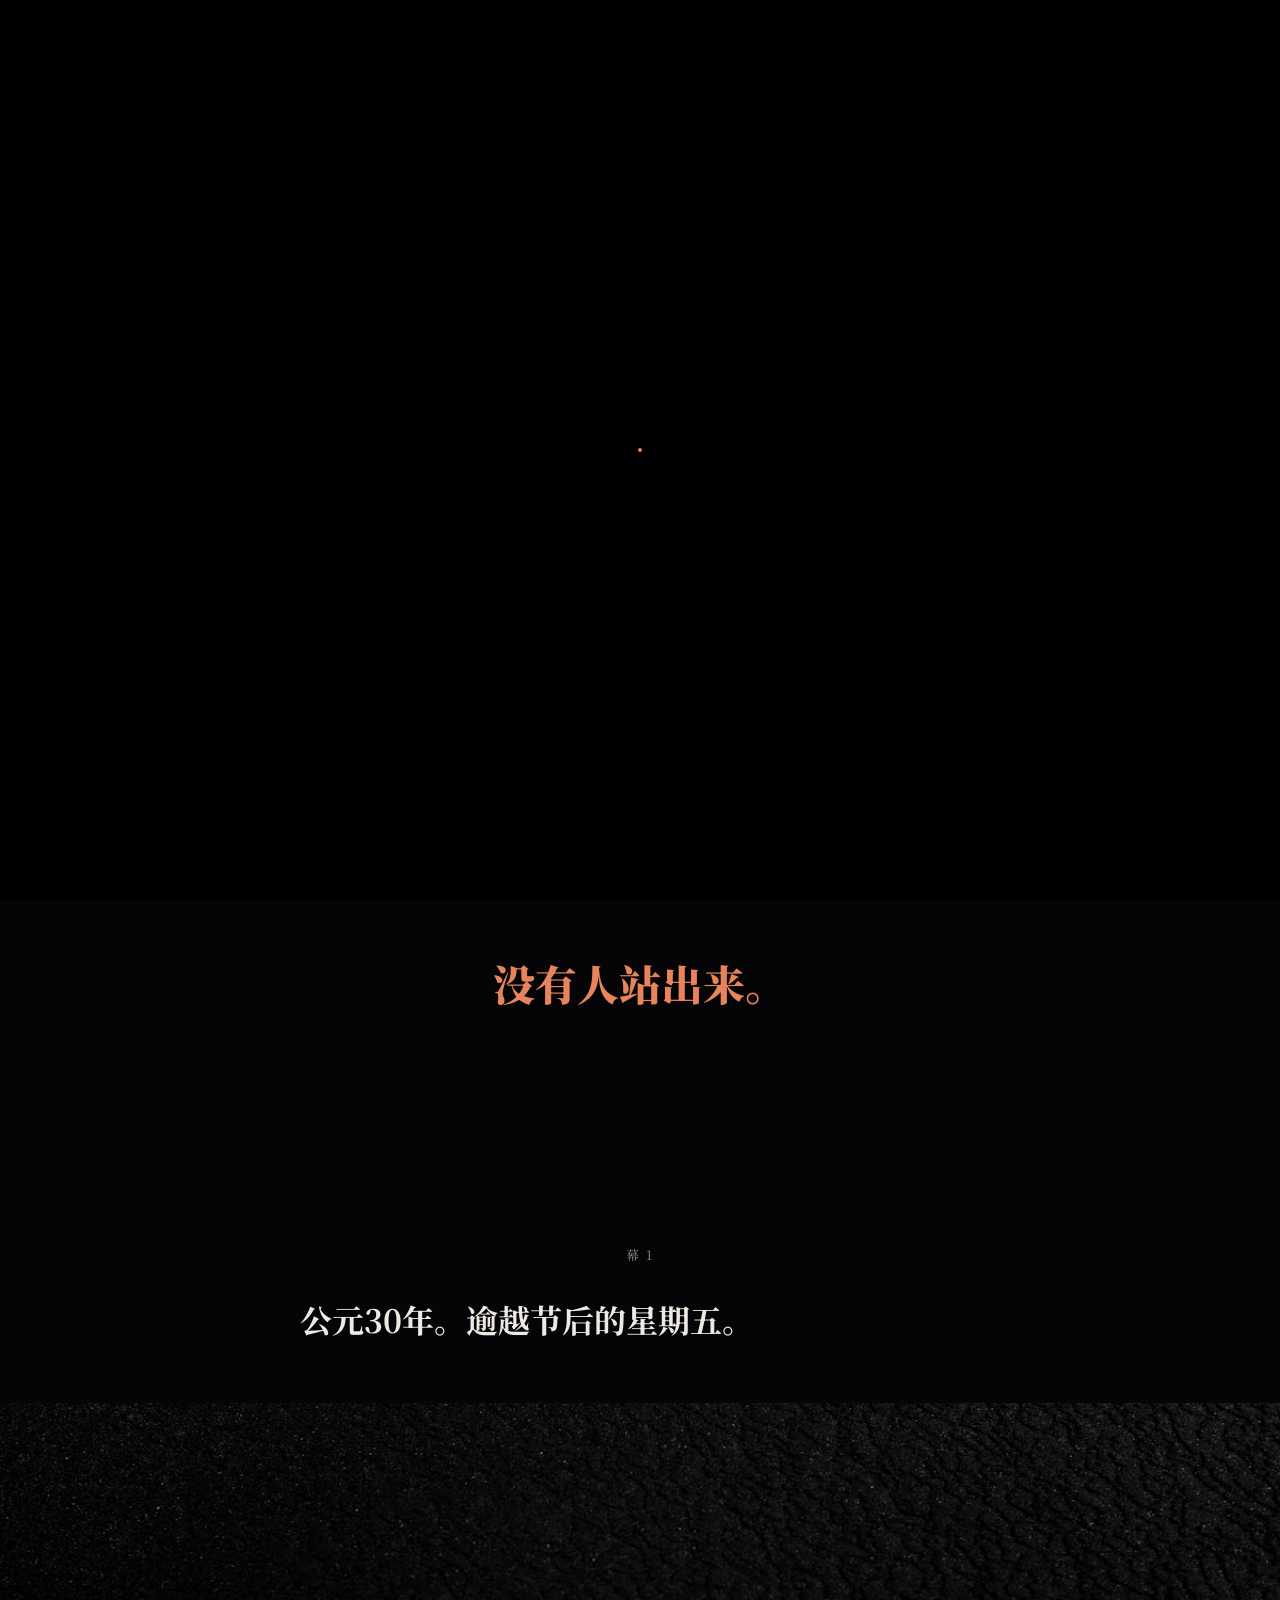
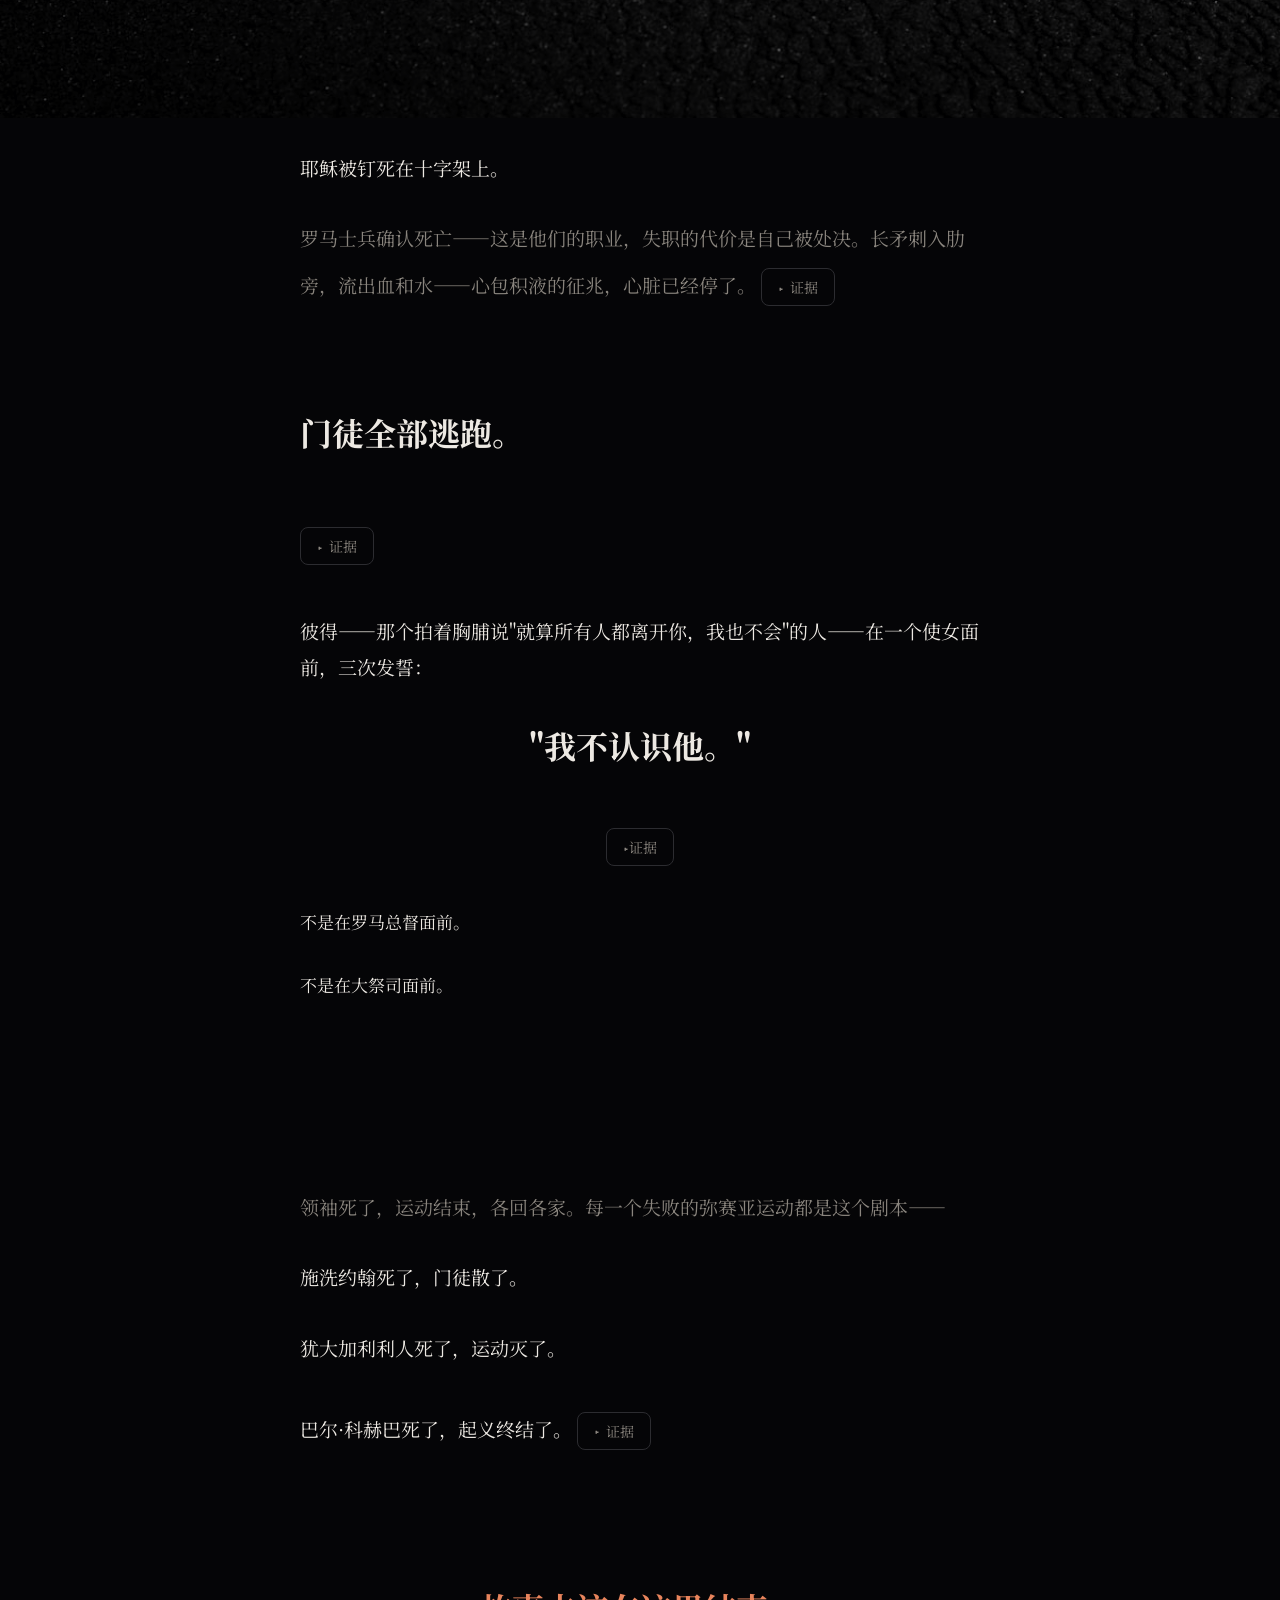
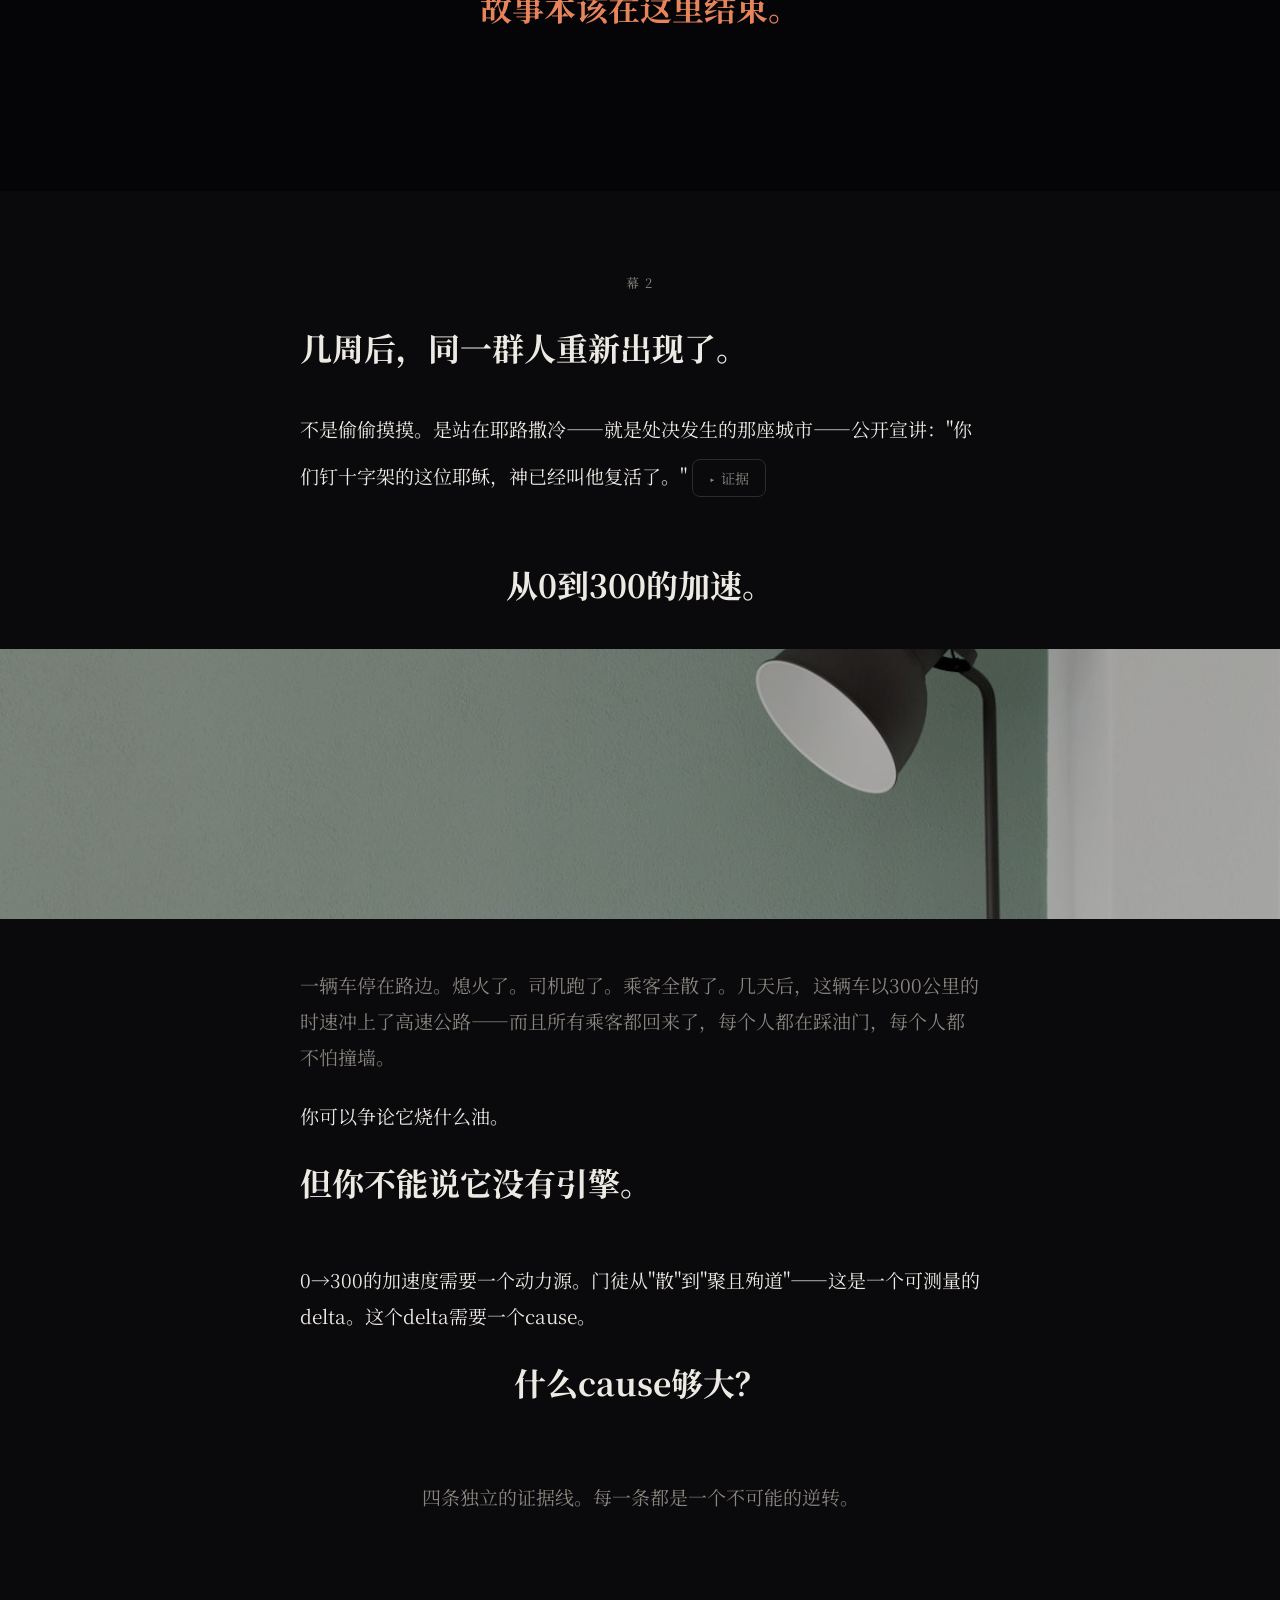
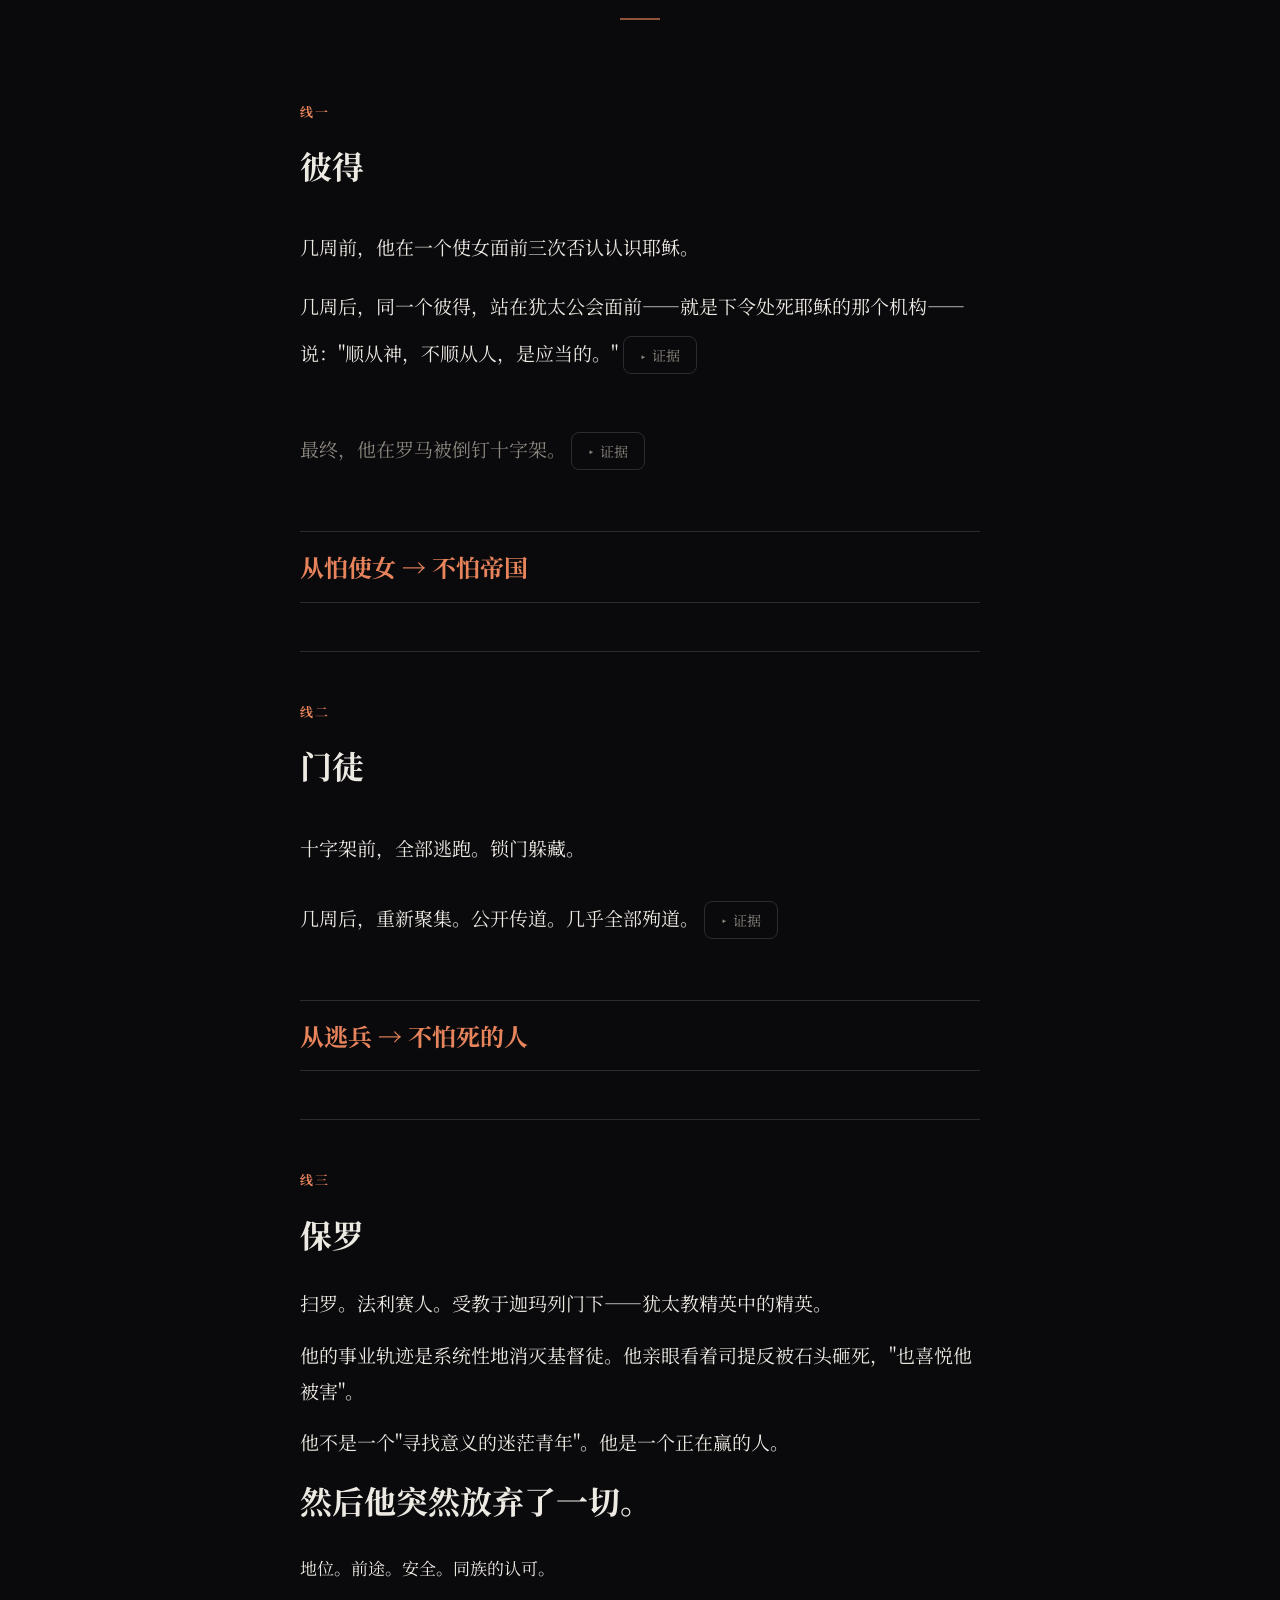
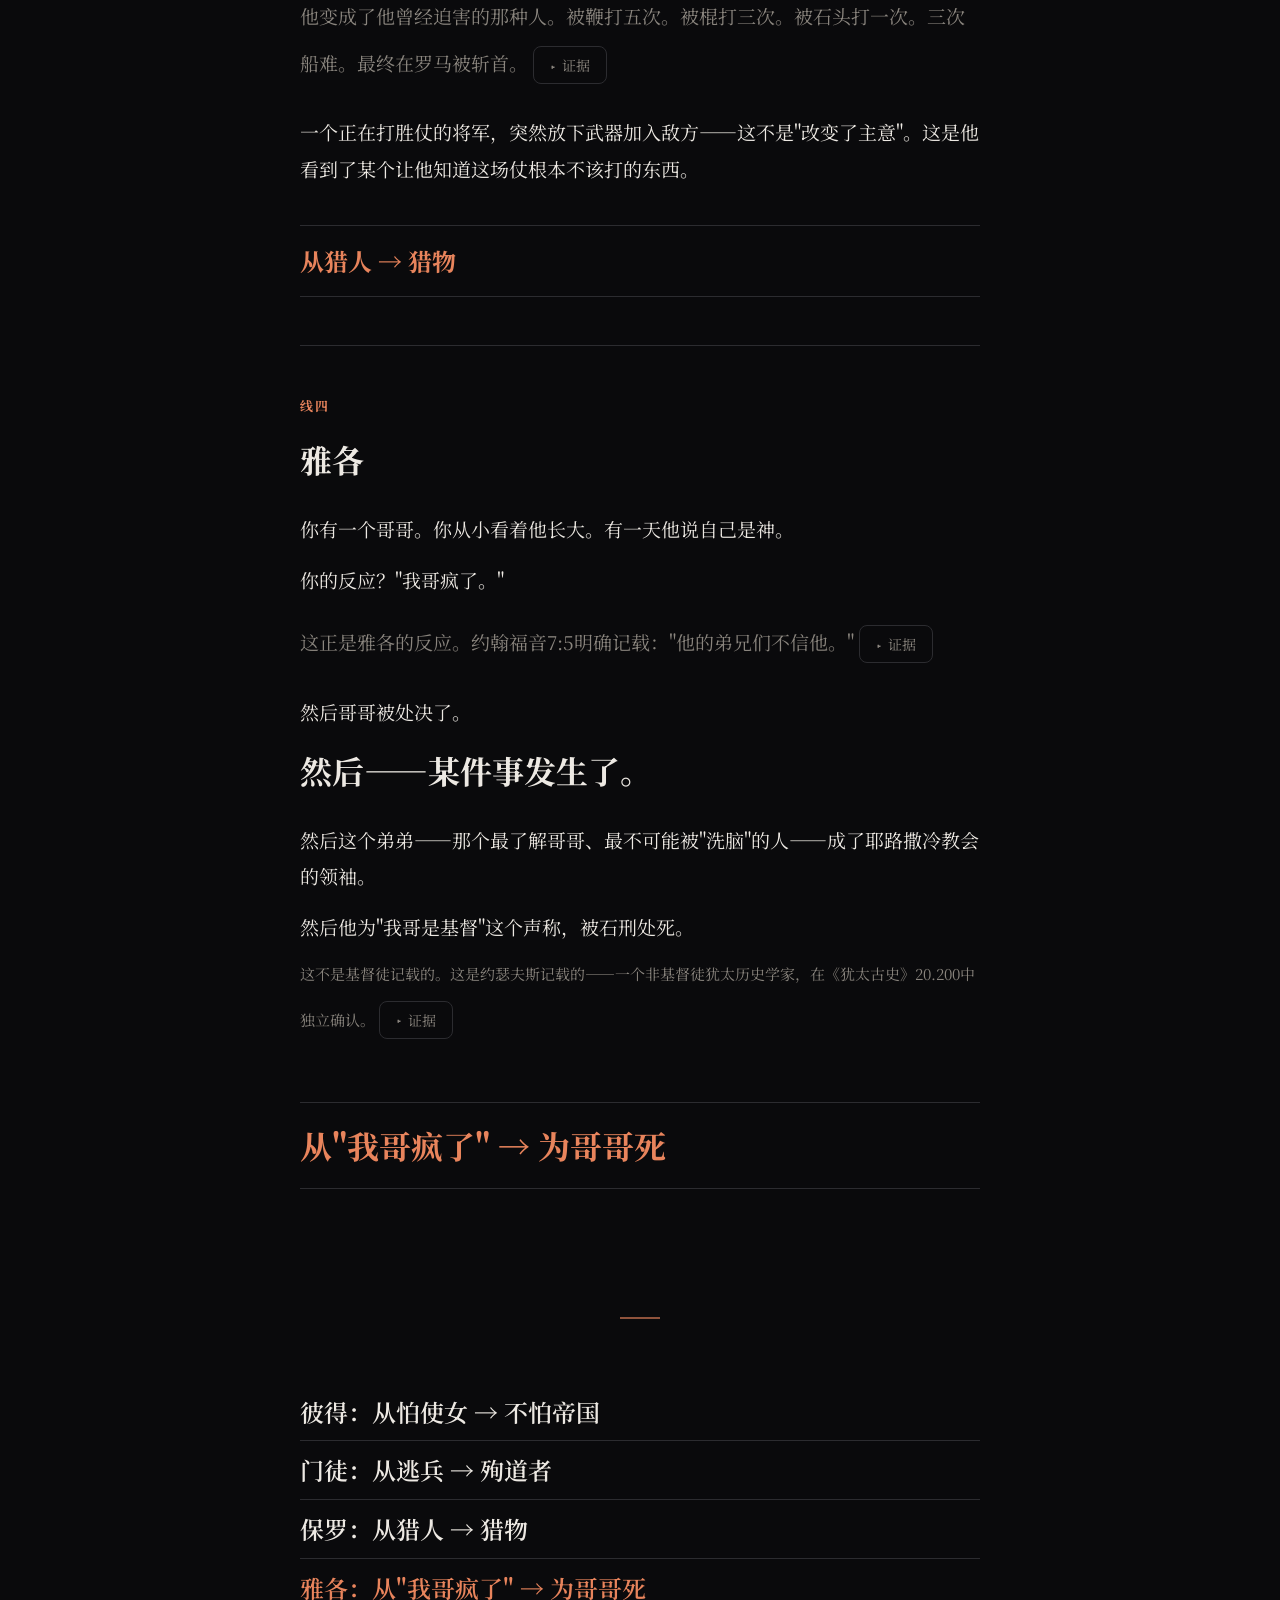
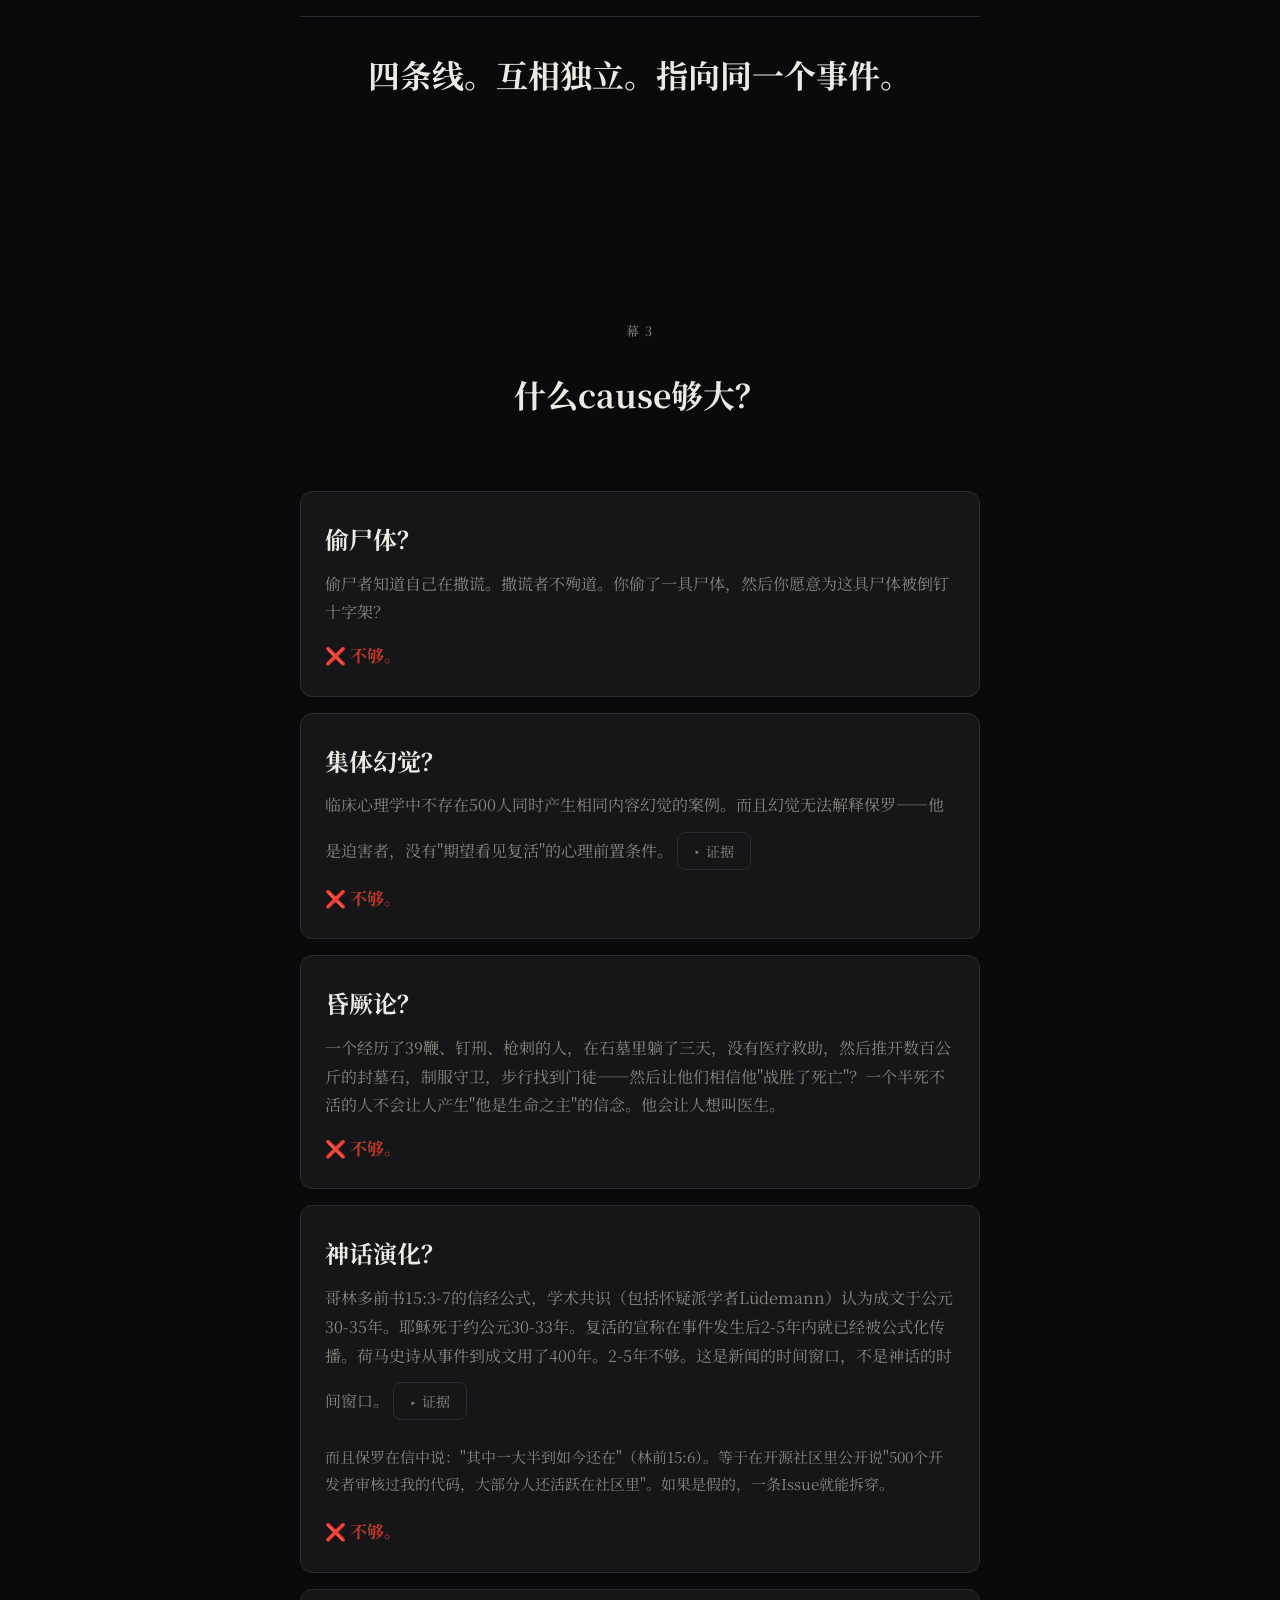
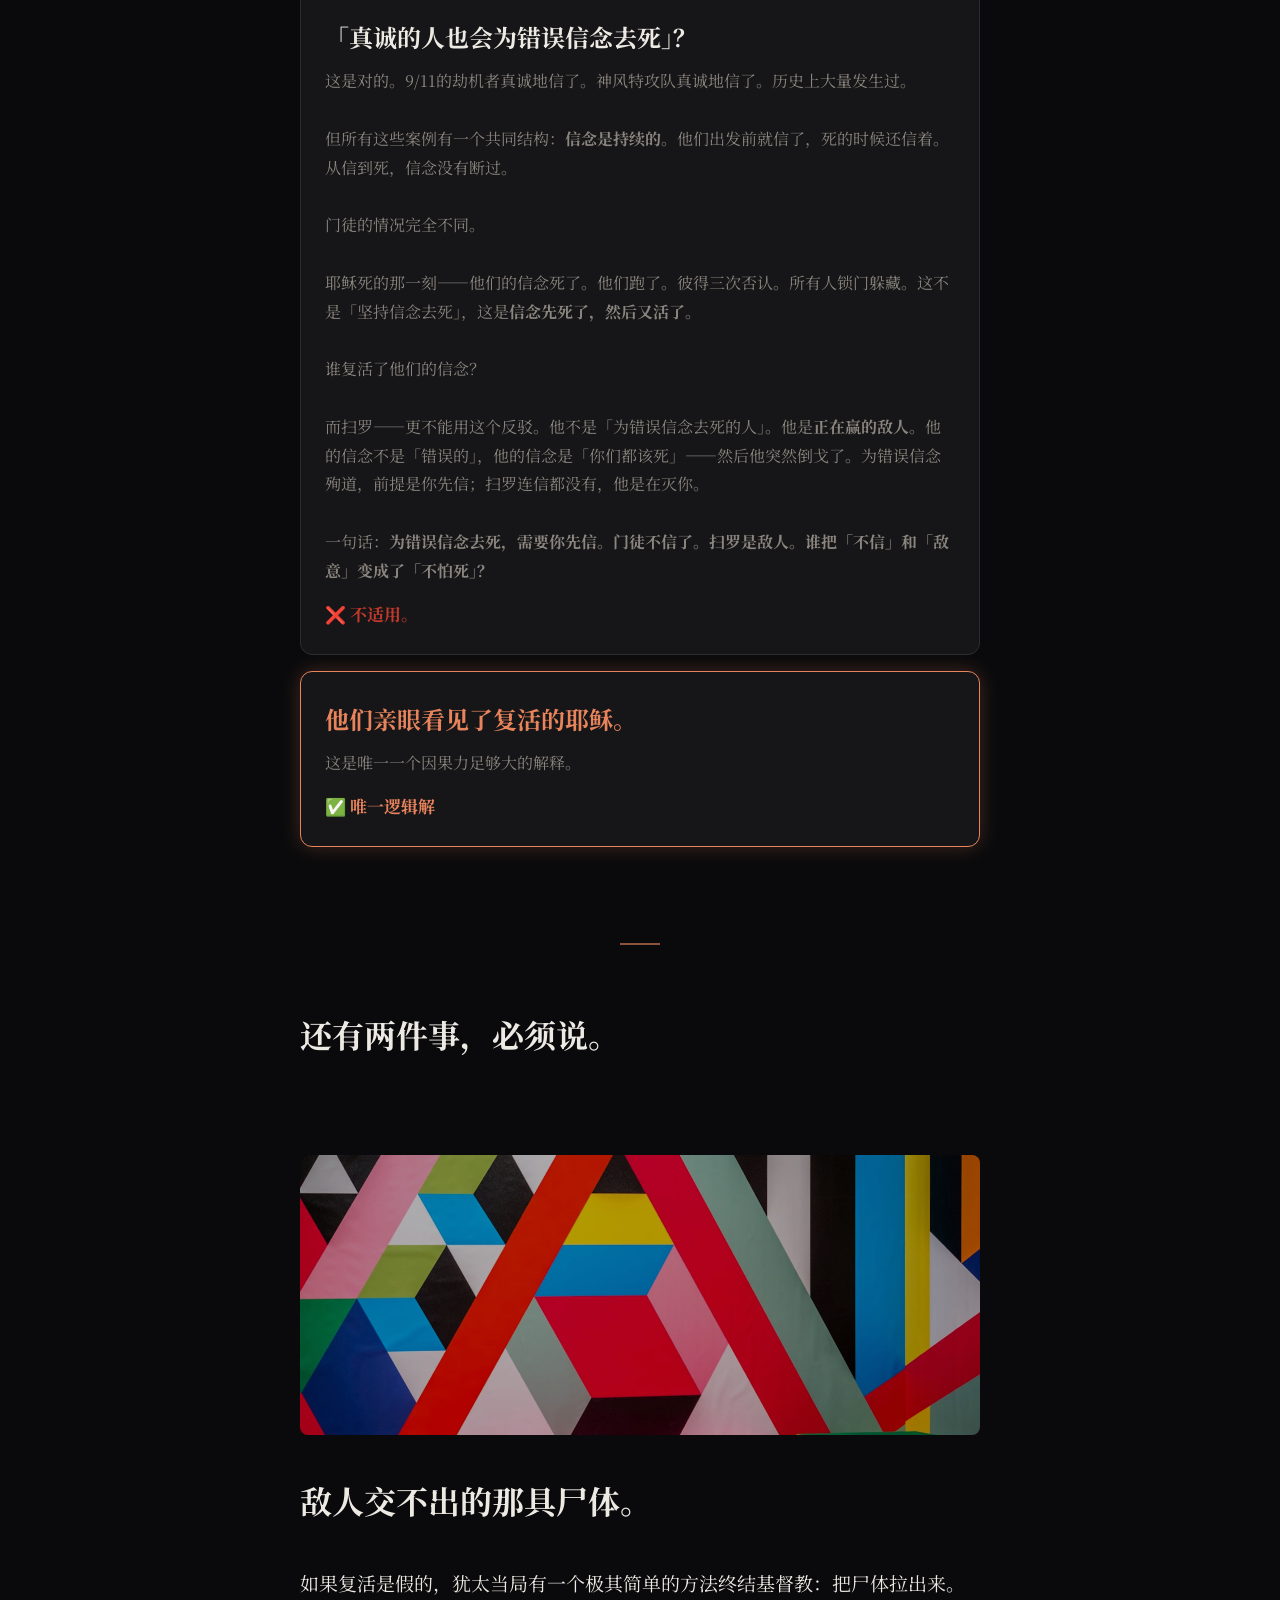
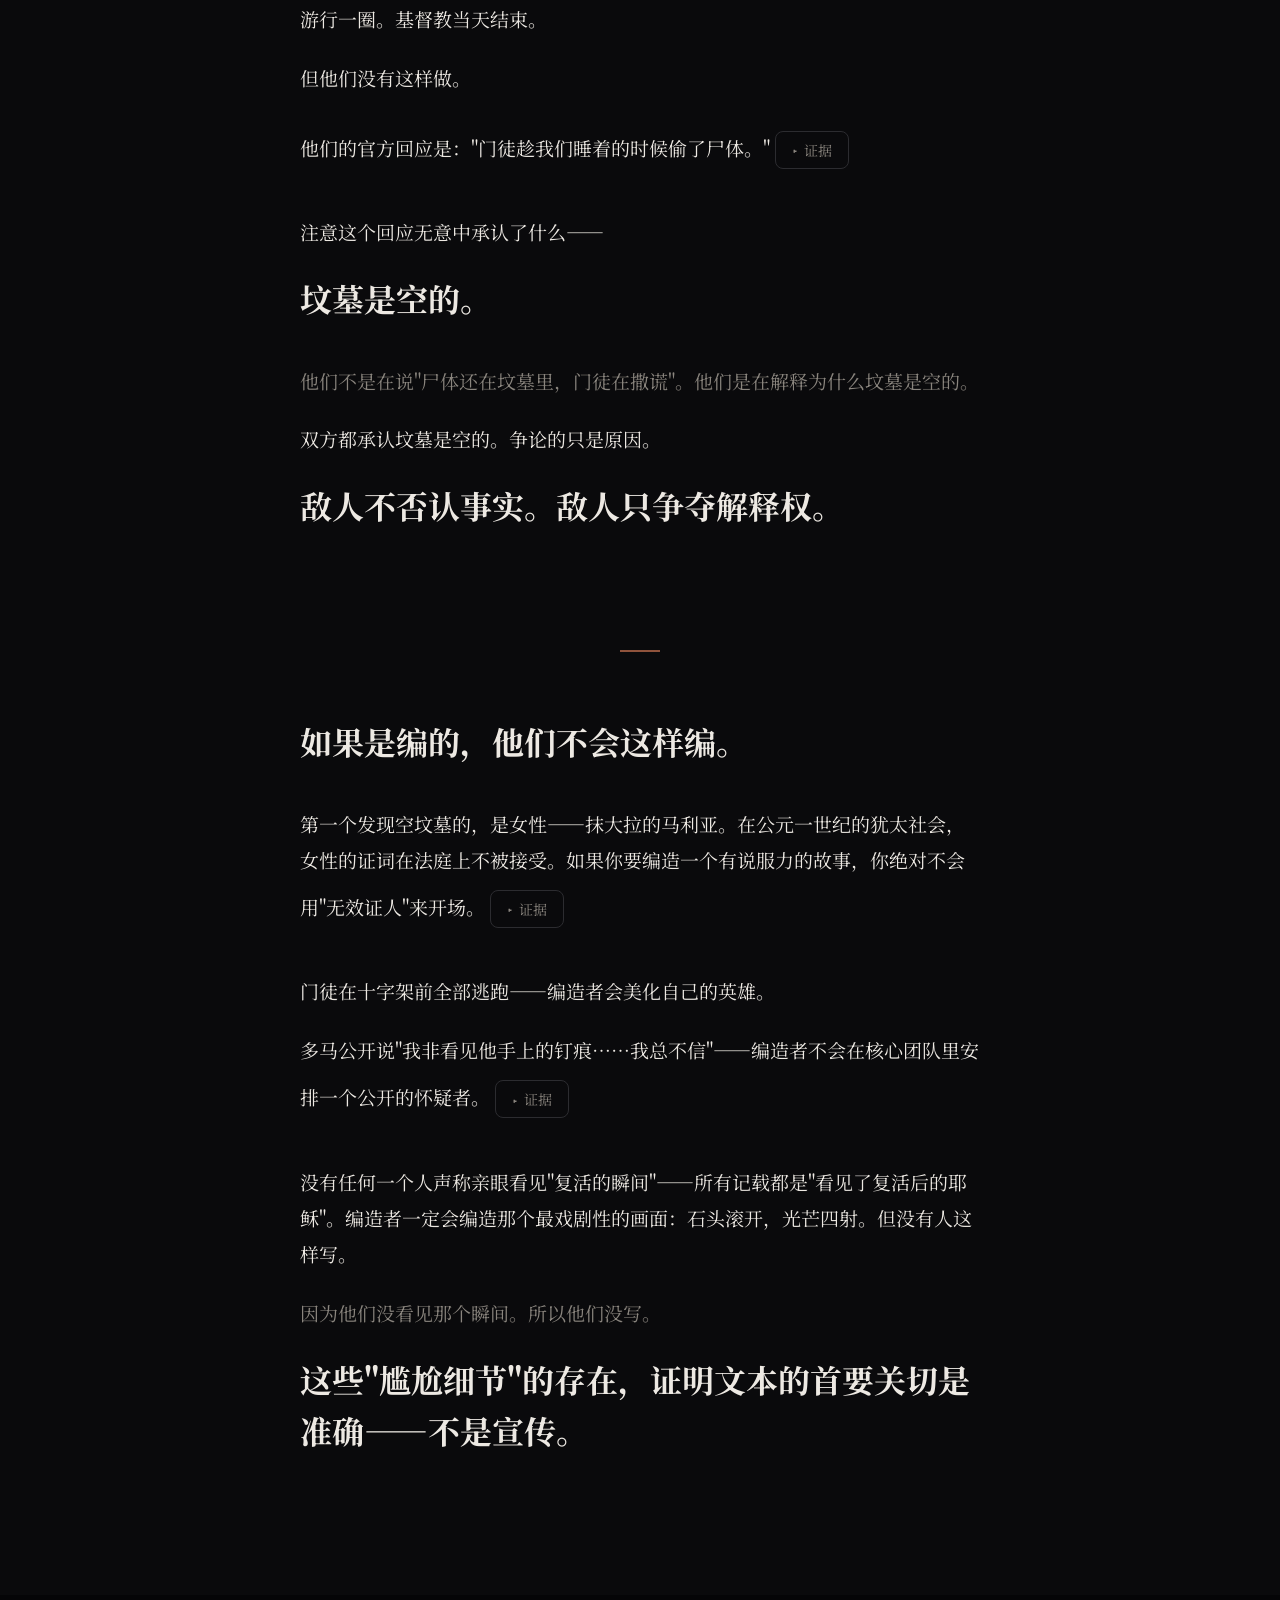
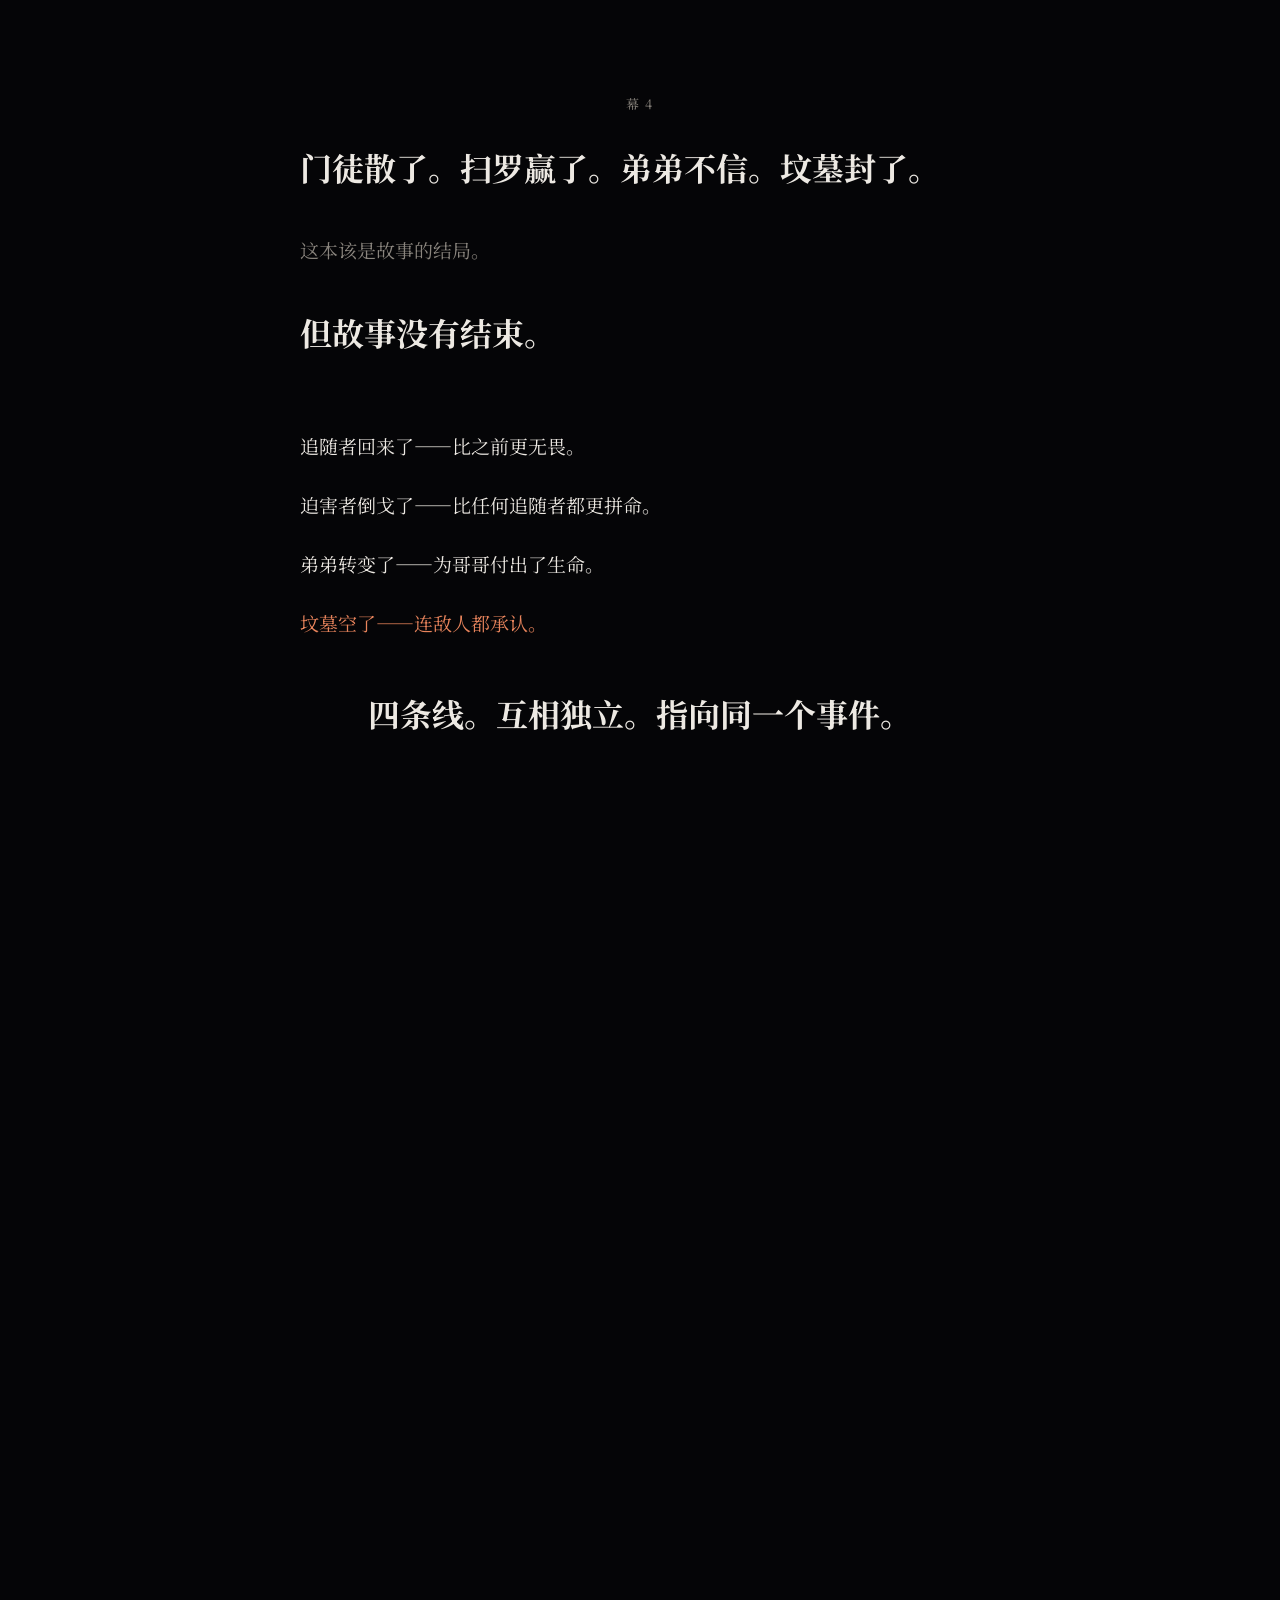
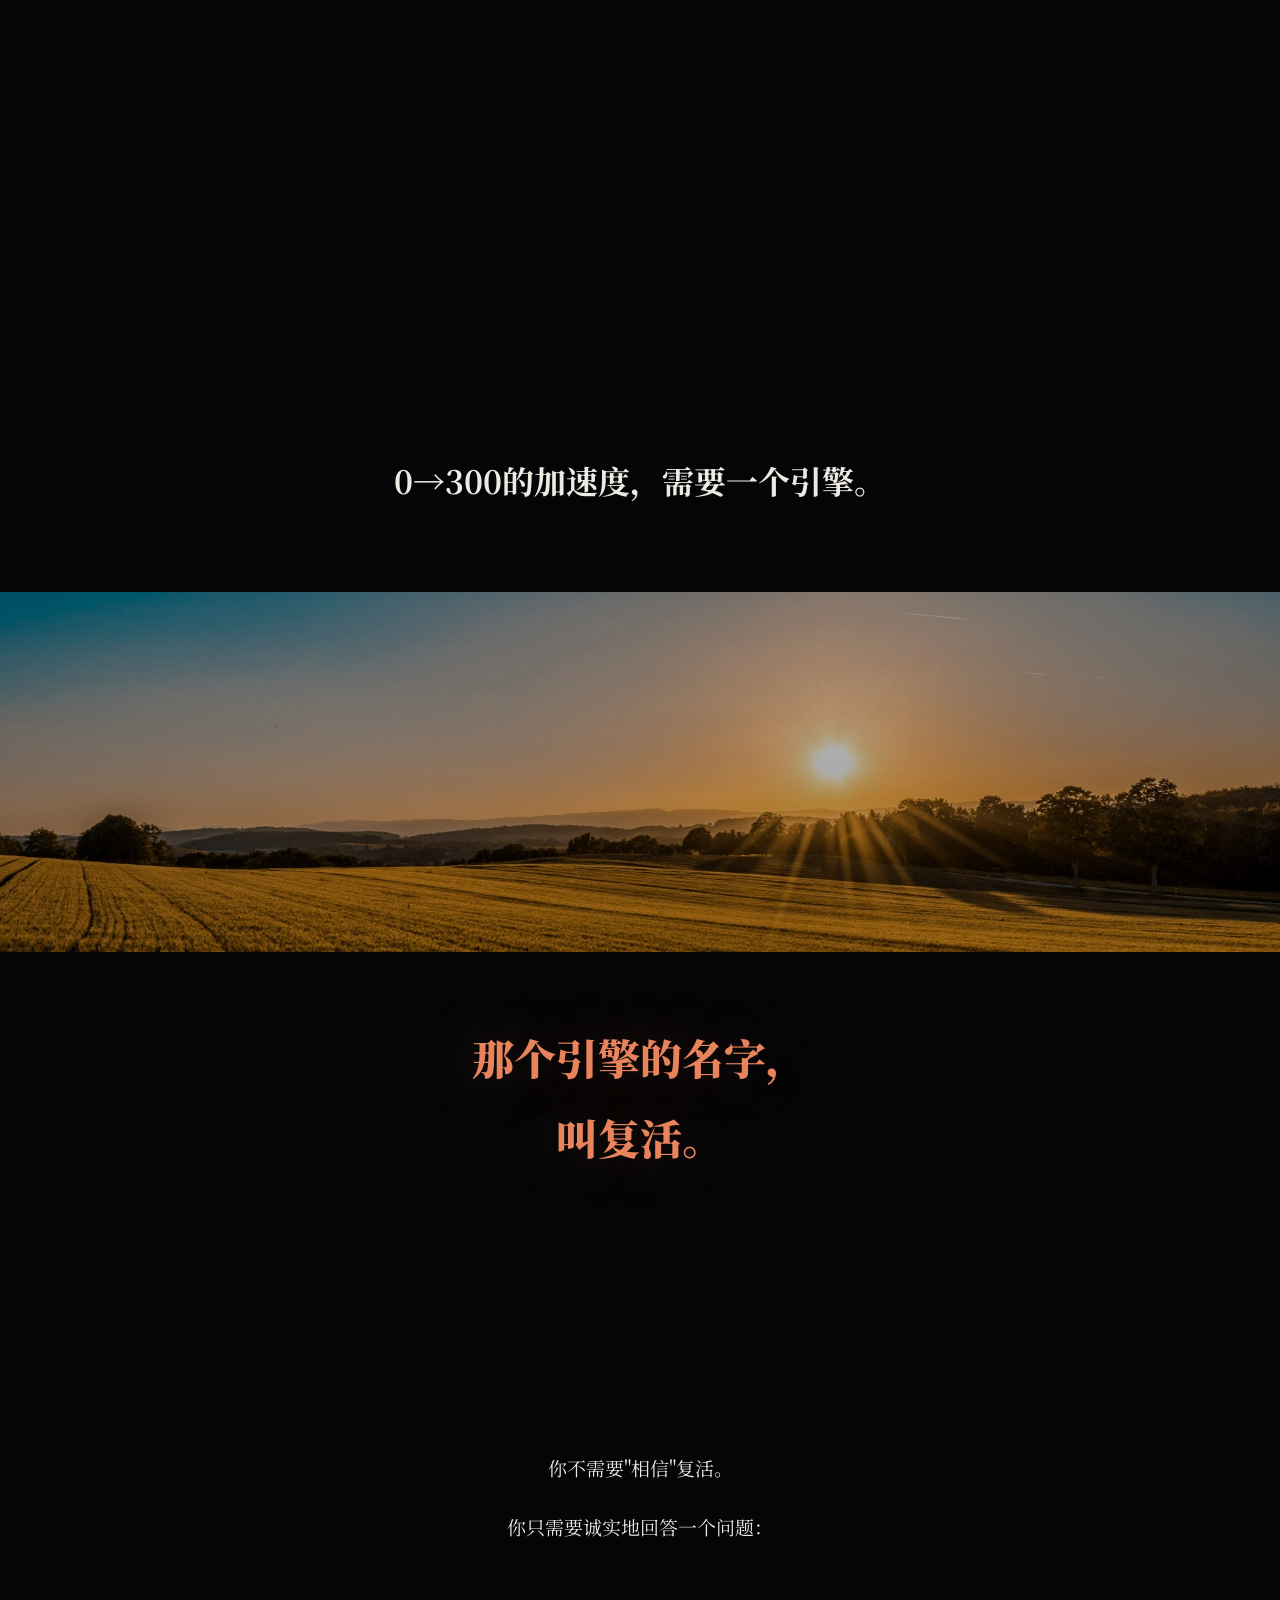
<file: template/rsdlt-experience.html>
<!DOCTYPE html>
<html lang="zh-CN">
<head>
<meta charset="utf-8">
<meta name="viewport" content="width=device-width, initial-scale=1, viewport-fit=cover">
<title>从散到聚——只有复活能解释的落差</title>
<link rel="preconnect" href="https://fonts.googleapis.com">
<link rel="preconnect" href="https://fonts.gstatic.com" crossorigin>
<link href="https://fonts.googleapis.com/css2?family=Noto+Serif+SC:wght@400;600;700;900&display=swap" rel="stylesheet">
<style>
/* ═══ RESET & BASE ═══ */
*,*::before,*::after{box-sizing:border-box;margin:0;padding:0}
html{scroll-behavior:smooth;-webkit-text-size-adjust:100%}
body{
  font-family:'Noto Serif SC',serif;
  background:var(--bg);
  color:var(--fg);
  line-height:1.9;
  overflow-x:hidden;
  -webkit-font-smoothing:antialiased;
}

/* ═══ THEME ═══ */
:root{
  --bg:#0a0a0c;
  --fg:#ede9e3;
  --muted:#8a857e;
  --accent:#e8845c;
  --accent-glow:rgba(232,132,92,.25);
  --surface:#161618;
  --border:#2c2c30;
  --font-display:'Noto Serif SC',serif;
  --fs-body:18px;
  --fs-lg:22px;
  --fs-xl:28px;
  --fs-xxl:36px;
  --content-max:640px;
  --safe-bottom:env(safe-area-inset-bottom,0px);
}

/* ═══ PROGRESS BAR ═══ */
#progress{
  position:fixed;top:0;left:0;height:3px;
  background:var(--accent);
  z-index:1000;
  transition:width .15s ease-out;
  width:0%;
}

/* ═══ SCROLL ANIMATIONS ═══ */
.reveal{
  opacity:0;
  transform:translateY(24px);
  transition:opacity .8s cubic-bezier(.22,1,.36,1),transform .8s cubic-bezier(.22,1,.36,1);
}
.reveal.visible{
  opacity:1;
  transform:translateY(0);
}
.reveal-fast{transition-duration:.4s}
.reveal-instant{transition-duration:.15s}
.reveal-scale{
  opacity:0;
  transform:translateY(16px) scale(.97);
  transition:opacity .5s cubic-bezier(.22,1,.36,1),transform .5s cubic-bezier(.22,1,.36,1);
}
.reveal-scale.visible{
  opacity:1;
  transform:translateY(0) scale(1);
}

/* ═══ LAYOUT ═══ */
.scene{
  min-height:100vh;
  display:flex;
  flex-direction:column;
  justify-content:center;
  align-items:center;
  padding:60px 24px 80px;
  position:relative;
}
.scene--dark{background:var(--bg)}
.scene--darker{background:#050507}
.content{
  max-width:var(--content-max);
  width:100%;
}

/* ═══ TYPOGRAPHY ═══ */
p{
  margin-bottom:1.2em;
  font-size:var(--fs-body);
}
.breath{margin-bottom:2.4em}
.big{
  font-size:var(--fs-xl);
  font-weight:700;
  line-height:1.6;
}
.huge{
  font-size:var(--fs-xxl);
  font-weight:900;
  line-height:1.4;
}
.accent{color:var(--accent)}
.muted{color:var(--muted)}
.center{text-align:center}
.quote-block{
  border-left:3px solid var(--accent);
  padding:16px 0 16px 20px;
  margin:1.6em 0;
  font-size:var(--fs-lg);
  line-height:1.7;
  color:var(--fg);
}
.quote-source{
  display:block;
  margin-top:8px;
  font-size:15px;
  color:var(--muted);
  font-style:normal;
}
.standalone{
  text-align:center;
  font-size:var(--fs-xl);
  font-weight:700;
  padding:2em 0;
}
.divider-line{
  width:40px;
  height:2px;
  background:var(--accent);
  margin:2em auto;
  opacity:.6;
}

/* ═══ ACT LABELS ═══ */
.act-label{
  font-size:13px;
  letter-spacing:.15em;
  text-transform:uppercase;
  color:var(--muted);
  margin-bottom:2em;
  text-align:center;
}

/* ═══ EVIDENCE LINES ═══ */
.evidence-line{
  padding:48px 0;
  position:relative;
}
.evidence-line + .evidence-line{
  border-top:1px solid var(--border);
}
.line-label{
  font-size:13px;
  letter-spacing:.12em;
  color:var(--accent);
  margin-bottom:1.2em;
  font-weight:700;
}
.delta{
  font-size:var(--fs-lg);
  font-weight:700;
  color:var(--accent);
  margin-top:1.6em;
  padding:12px 0;
  border-top:1px solid var(--border);
  border-bottom:1px solid var(--border);
}

/* ═══ CANDIDATE CARDS ═══ */
.candidate{
  background:var(--surface);
  border:1px solid var(--border);
  border-radius:12px;
  padding:24px;
  margin-bottom:16px;
  position:relative;
  overflow:hidden;
}
.candidate__title{
  font-size:var(--fs-lg);
  font-weight:700;
  margin-bottom:8px;
}
.candidate__body{
  color:var(--muted);
  font-size:16px;
  line-height:1.8;
}
.candidate__verdict{
  margin-top:12px;
  font-weight:700;
  color:#c0392b;
  font-size:17px;
}
.candidate--alive{
  border-color:var(--accent);
  box-shadow:0 0 20px var(--accent-glow);
}
.candidate--alive .candidate__verdict{
  color:var(--accent);
}

/* ═══ EVIDENCE FOLD ═══ */
.evidence-toggle{
  display:inline-flex;
  align-items:center;
  gap:6px;
  background:none;
  border:1px solid var(--border);
  border-radius:8px;
  color:var(--muted);
  font-size:14px;
  padding:8px 16px;
  cursor:pointer;
  margin-top:12px;
  font-family:inherit;
  transition:border-color .2s,color .2s;
  -webkit-tap-highlight-color:transparent;
}
.evidence-toggle:active,.evidence-toggle:hover{
  border-color:var(--accent);
  color:var(--accent);
}
.evidence-toggle .arrow{
  transition:transform .3s;
  font-size:12px;
}
.evidence-toggle.open .arrow{
  transform:rotate(90deg);
}
.evidence-panel{
  max-height:0;
  overflow:hidden;
  transition:max-height .4s ease-out;
}
.evidence-panel.open{
  max-height:600px;
}
.evidence-panel__inner{
  padding:16px 0 8px;
  font-size:14px;
  color:var(--muted);
  line-height:1.8;
  border-top:1px solid var(--border);
}

/* ═══ DARK PAUSE ═══ */
#darkPause{
  position:fixed;
  inset:0;
  background:#000;
  z-index:900;
  display:flex;
  justify-content:center;
  align-items:center;
  opacity:0;
  pointer-events:none;
  transition:opacity .8s ease;
}
#darkPause.active{
  opacity:1;
  pointer-events:auto;
}
#darkPause .breath-dot{
  width:4px;height:4px;
  border-radius:50%;
  background:var(--accent);
  animation:pulse 2s ease-in-out infinite;
}
@keyframes pulse{
  0%,100%{opacity:.3;transform:scale(1)}
  50%{opacity:.8;transform:scale(1.5)}
}

/* ═══ FINAL SECTION ═══ */
.final-question{
  font-size:var(--fs-lg);
  font-weight:700;
  line-height:1.7;
  text-align:center;
  padding:4em 0 25vh;
}
.final-question strong{
  color:var(--accent);
}

/* ═══ SUMMARY LINES ═══ */
.summary-line{
  font-size:var(--fs-lg);
  font-weight:600;
  padding:6px 0;
  border-bottom:1px solid var(--border);
}
.summary-line:last-child{border-bottom:none}

/* ═══ MARTYR LIST ═══ */
.martyr-list{
  font-size:var(--fs-body);
  line-height:2.2;
  text-align:center;
}
.martyr-list span{
  display:block;
}

/* ═══ ENGINE NAME ═══ */
.engine-name{
  text-align:center;
  font-size:var(--fs-xxl);
  font-weight:900;
  color:var(--accent);
  padding:1em 0;
  text-shadow:0 0 60px var(--accent-glow);
}

/* ═══ SPEED CLASSES ═══ */
.speed-slow p{margin-bottom:1.8em}
.speed-med p{margin-bottom:1.2em}
.speed-fast p{margin-bottom:.8em}

/* ═══ SCENE IMAGES ═══ */
.scene-img{
  width:100%;
  max-width:var(--content-max);
  margin:2em auto;
  display:block;
  border-radius:8px;
  opacity:.85;
  object-fit:cover;
  max-height:360px;
  filter:brightness(.8) contrast(1.05);
  transition:opacity .6s ease;
}
.scene-img.visible{opacity:.85}
.scene-img--full{
  max-width:100vw;
  width:100vw;
  margin-left:calc(-50vw + 50%);
  border-radius:0;
  max-height:45vh;
}

/* ═══ REDUCED MOTION ═══ */
@media(prefers-reduced-motion:reduce){
  .reveal,.reveal-scale,.reveal-fast,.reveal-instant{
    opacity:1!important;
    transform:none!important;
    transition:none!important;
  }
  #darkPause{transition:none!important}
  .breath-dot{animation:none!important}
}

/* ═══ RESPONSIVE ═══ */
@media(max-width:400px){
  :root{--fs-body:17px;--fs-lg:20px;--fs-xl:25px;--fs-xxl:32px}
}
@media(min-width:768px){
  :root{--fs-body:19px;--fs-lg:24px;--fs-xl:32px;--fs-xxl:42px;--content-max:680px}
  .scene{padding:80px 32px 100px}
}
</style>
</head>
<body>

<!-- PROGRESS BAR -->
<div id="progress"></div>

<!-- DARK PAUSE OVERLAY -->
<div id="darkPause"><div class="breath-dot"></div></div>

<!-- ═══════════════════════════════════ -->
<!-- 幕0：引子——保罗的赌注 -->
<!-- ═══════════════════════════════════ -->
<section class="scene scene--darker" id="act0">
<div class="content center">
  <div class="act-label reveal">幕 0</div>
  <p class="big reveal" style="transition-delay:.2s">公元55年，保罗写了一句话。</p>
  <p class="reveal" style="transition-delay:.6s">把整个基督教的命运，押在一个可被证伪的事实上。</p>
  <img src="assets/ancient-manuscript.jpg" alt="古代手稿" class="scene-img reveal" style="transition-delay:.8s;max-height:240px">
  <div class="quote-block reveal" style="transition-delay:1s;text-align:left">
    基督若没有复活，我们所传的便是枉然，你们所信的也是枉然。
    <span class="quote-source">——哥林多前书 15:14</span>
  </div>
  <p class="reveal" style="transition-delay:1.4s">他写这封信的时候，距离事件不到25年。目击者还活着。反对者还活着。</p>
  <p class="reveal" style="transition-delay:1.8s">如果复活是假的，任何人都可以站出来说：我就是那500人之一，我什么都没看见。</p>
  <div style="height:3em"></div>
  <p class="huge accent reveal" style="transition-delay:2.4s">没有人站出来。</p>
</div>
</section>

<!-- ═══════════════════════════════════ -->
<!-- 幕1：坠落——故事本该在这里结束 -->
<!-- ═══════════════════════════════════ -->
<section class="scene scene--darker" id="act1">
<div class="content speed-slow">
  <div class="act-label center reveal">幕 1</div>
  <p class="big reveal">公元30年。逾越节后的星期五。</p>
  <img src="assets/cross-silhouette.jpg" alt="十字架剪影" class="scene-img scene-img--full reveal" style="max-height:35vh">
  <p class="reveal">耶稣被钉死在十字架上。</p>
  <p class="muted reveal">罗马士兵确认死亡——这是他们的职业，失职的代价是自己被处决。长矛刺入肋旁，流出血和水——心包积液的征兆，心脏已经停了。
    <button class="evidence-toggle" onclick="toggleEvidence(this)"><span class="arrow">▸</span>证据</button>
    <div class="evidence-panel"><div class="evidence-panel__inner">[RSDLT-002] 罗马士兵确认死亡的程序：Journ. of the American Medical Association (1986), "On the Physical Death of Jesus Christ"<br>[RSDLT-003] 血和水流出 = 心包积液 + 胸膜渗出，心脏已停止跳动的医学指征</div></div>
  </p>
  <div style="height:2em"></div>
  <p class="big reveal">门徒全部逃跑。</p>
  <button class="evidence-toggle" onclick="toggleEvidence(this)"><span class="arrow">▸</span>证据</button>
  <div class="evidence-panel"><div class="evidence-panel__inner">[RSDLT-004] 马可福音14:50 "门徒都离开他逃走了"</div></div>
  <div style="height:3em"></div>
  <p class="reveal">彼得——那个拍着胸脯说"就算所有人都离开你，我也不会"的人——在一个使女面前，三次发誓：</p>
  <p class="big center reveal">"我不认识他。"</p>
  <button class="evidence-toggle" onclick="toggleEvidence(this)" style="display:block;margin:8px auto"><span class="arrow">▸</span>证据</button>
  <div class="evidence-panel"><div class="evidence-panel__inner" style="text-align:center">[RSDLT-005] 马太福音26:69-75；马可福音14:66-72；路加福音22:54-62</div></div>
  <div style="height:2em"></div>
  <p class="reveal" style="font-size:17px">不是在罗马总督面前。</p>
  <p class="reveal" style="font-size:17px">不是在大祭司面前。</p>
  <p class="big reveal">是在一个使女面前。</p>
  <div style="height:3em"></div>
  <p class="muted reveal">领袖死了，运动结束，各回各家。每一个失败的弥赛亚运动都是这个剧本——</p>
  <p class="reveal">施洗约翰死了，门徒散了。</p>
  <p class="reveal">犹大加利利人死了，运动灭了。</p>
  <p class="reveal">巴尔·科赫巴死了，起义终结了。
    <button class="evidence-toggle" onclick="toggleEvidence(this)"><span class="arrow">▸</span>证据</button>
    <div class="evidence-panel"><div class="evidence-panel__inner">[RSDLT-006] 约瑟夫斯《犹太古史》18-20章；E.P. Sanders, "Jesus and Judaism" (1985)</div></div>
  </p>
  <div style="height:4em"></div>
  <p class="big accent center reveal">故事本该在这里结束。</p>
</div>
</section>

<!-- ═══════════════════════════════════ -->
<!-- 幕2：不可能的逆转——四条线 -->
<!-- ═══════════════════════════════════ -->
<section class="scene scene--dark" id="act2">
<div class="content">

  <div class="act-label center reveal">幕 2</div>
  <p class="big reveal">几周后，同一群人重新出现了。</p>
  <p class="reveal">不是偷偷摸摸。是站在耶路撒冷——就是处决发生的那座城市——公开宣讲："你们钉十字架的这位耶稣，神已经叫他复活了。"
    <button class="evidence-toggle" onclick="toggleEvidence(this)"><span class="arrow">▸</span>证据</button>
    <div class="evidence-panel"><div class="evidence-panel__inner">[RSDLT-007] 使徒行传2:22-36；5:30-32</div></div>
  </p>
  <div style="height:1em"></div>
  <p class="big center reveal">从0到300的加速。</p>
  <img src="assets/speed-lights.jpg" alt="高速光轨" class="scene-img scene-img--full reveal" style="max-height:30vh">
  <div style="height:1em"></div>
  <p class="muted reveal">一辆车停在路边。熄火了。司机跑了。乘客全散了。几天后，这辆车以300公里的时速冲上了高速公路——而且所有乘客都回来了，每个人都在踩油门，每个人都不怕撞墙。</p>
  <p class="reveal">你可以争论它烧什么油。</p>
  <p class="big reveal">但你不能说它没有引擎。</p>
  <div style="height:1em"></div>
  <p class="reveal">0→300的加速度需要一个动力源。门徒从"散"到"聚且殉道"——这是一个可测量的delta。这个delta需要一个cause。</p>
  <p class="big center reveal">什么cause够大？</p>
  <div style="height:2em"></div>
  <p class="muted center reveal">四条独立的证据线。每一条都是一个不可能的逆转。</p>

  <div style="height:3em"></div>
  <div class="divider-line"></div>

  <!-- 线一：彼得 -->
  <div class="evidence-line speed-med">
    <div class="line-label reveal">线一</div>
    <p class="big reveal">彼得</p>
    <p class="reveal">几周前，他在一个使女面前三次否认认识耶稣。</p>
    <p class="reveal">几周后，同一个彼得，站在犹太公会面前——就是下令处死耶稣的那个机构——说："顺从神，不顺从人，是应当的。"
      <button class="evidence-toggle" onclick="toggleEvidence(this)"><span class="arrow">▸</span>证据</button>
      <div class="evidence-panel"><div class="evidence-panel__inner">[RSDLT-008] 使徒行传5:29</div></div>
    </p>
    <p class="muted reveal">最终，他在罗马被倒钉十字架。
      <button class="evidence-toggle" onclick="toggleEvidence(this)"><span class="arrow">▸</span>证据</button>
      <div class="evidence-panel"><div class="evidence-panel__inner">[RSDLT-009] 优西比乌《教会史》2.25；奥利金《马太福音注释》; 彼得殉道传统（公元2世纪）</div></div>
    </p>
    <div class="delta reveal-fast">从怕使女 → 不怕帝国</div>
  </div>

  <!-- 线二：门徒 -->
  <div class="evidence-line speed-med">
    <div class="line-label reveal-fast">线二</div>
    <p class="big reveal-fast">门徒</p>
    <p class="reveal-fast">十字架前，全部逃跑。锁门躲藏。</p>
    <p class="reveal-fast">几周后，重新聚集。公开传道。几乎全部殉道。
      <button class="evidence-toggle" onclick="toggleEvidence(this)"><span class="arrow">▸</span>证据</button>
      <div class="evidence-panel"><div class="evidence-panel__inner">[RSDLT-010] 克雷芒一书5:2-7（约公元96年）；优西比乌《教会史》</div></div>
    </p>
    <div class="delta reveal-fast">从逃兵 → 不怕死的人</div>
  </div>

  <!-- 线三：保罗 -->
  <div class="evidence-line speed-fast">
    <div class="line-label reveal-fast">线三</div>
    <p class="big reveal-fast">保罗</p>
    <p class="reveal-fast">扫罗。法利赛人。受教于迦玛列门下——犹太教精英中的精英。</p>
    <p class="reveal-fast">他的事业轨迹是系统性地消灭基督徒。他亲眼看着司提反被石头砸死，"也喜悦他被害"。</p>
    <p class="reveal-fast">他不是一个"寻找意义的迷茫青年"。他是一个正在赢的人。</p>
    <p class="big reveal-fast">然后他突然放弃了一切。</p>
    <p class="reveal-fast" style="font-size:17px">地位。前途。安全。同族的认可。</p>
    <p class="muted reveal-fast">他变成了他曾经迫害的那种人。被鞭打五次。被棍打三次。被石头打一次。三次船难。最终在罗马被斩首。
      <button class="evidence-toggle" onclick="toggleEvidence(this)"><span class="arrow">▸</span>证据</button>
      <div class="evidence-panel"><div class="evidence-panel__inner">[RSDLT-011] 腓立比书3:5-6；使徒行传22:3<br>[RSDLT-012] 哥林多后书11:23-25；优西比乌《教会史》2.22；罗马克莱门特一书5:4-7</div></div>
    </p>
    <p class="reveal-fast">一个正在打胜仗的将军，突然放下武器加入敌方——这不是"改变了主意"。这是他看到了某个让他知道这场仗根本不该打的东西。</p>
    <div class="delta reveal-instant">从猎人 → 猎物</div>
  </div>

  <!-- 线四：雅各 -->
  <div class="evidence-line speed-fast" id="jamesLine">
    <div class="line-label reveal-instant">线四</div>
    <p class="big reveal-instant">雅各</p>
    <p class="reveal-instant">你有一个哥哥。你从小看着他长大。有一天他说自己是神。</p>
    <p class="reveal-instant">你的反应？"我哥疯了。"</p>
    <p class="muted reveal-instant">这正是雅各的反应。约翰福音7:5明确记载："他的弟兄们不信他。"
      <button class="evidence-toggle" onclick="toggleEvidence(this)"><span class="arrow">▸</span>证据</button>
      <div class="evidence-panel"><div class="evidence-panel__inner">[RSDLT-013] 约翰福音7:5；马可福音3:21 "他的亲属听见，就出来要拉住他，因为他们说他癫狂了"</div></div>
    </p>
    <p class="reveal-instant">然后哥哥被处决了。</p>
    <p class="big reveal-instant">然后——某件事发生了。</p>
    <p class="reveal-instant">然后这个弟弟——那个最了解哥哥、最不可能被"洗脑"的人——成了耶路撒冷教会的领袖。</p>
    <p class="reveal-instant">然后他为"我哥是基督"这个声称，被石刑处死。</p>
    <p class="muted reveal-instant" style="font-size:15px">这不是基督徒记载的。这是约瑟夫斯记载的——一个非基督徒犹太历史学家，在《犹太古史》20.200中独立确认。
      <button class="evidence-toggle" onclick="toggleEvidence(this)"><span class="arrow">▸</span>证据</button>
      <div class="evidence-panel"><div class="evidence-panel__inner">[RSDLT-014] 约瑟夫斯《犹太古史》20.200；该段落学术真实性几乎无争议</div></div>
    </p>
    <div class="delta reveal-instant" style="font-size:var(--fs-xl)">从"我哥疯了" → 为哥哥死</div>
  </div>

  <div style="height:3em"></div>
  <div class="divider-line"></div>

  <!-- 四线收束 -->
  <div style="height:2em"></div>
  <div class="summary-line reveal">彼得：从怕使女 → 不怕帝国</div>
  <div class="summary-line reveal" style="transition-delay:.15s">门徒：从逃兵 → 殉道者</div>
  <div class="summary-line reveal" style="transition-delay:.3s">保罗：从猎人 → 猎物</div>
  <div class="summary-line accent reveal" style="transition-delay:.45s">雅各：从"我哥疯了" → 为哥哥死</div>
  <div style="height:2em"></div>
  <p class="big center reveal" style="transition-delay:.7s">四条线。互相独立。指向同一个事件。</p>

</div>
</section>

<!-- ═══════════════════════════════════ -->
<!-- 幕3：排除一切其他引擎 -->
<!-- ═══════════════════════════════════ -->
<section class="scene scene--dark" id="act3">
<div class="content">

  <div class="act-label center reveal">幕 3</div>
  <p class="big center reveal">什么cause够大？</p>
  <div style="height:2em"></div>

  <div class="candidate reveal">
    <div class="candidate__title">偷尸体？</div>
    <div class="candidate__body">偷尸者知道自己在撒谎。撒谎者不殉道。你偷了一具尸体，然后你愿意为这具尸体被倒钉十字架？</div>
    <div class="candidate__verdict">❌ 不够。</div>
  </div>

  <div class="candidate reveal" style="transition-delay:.1s">
    <div class="candidate__title">集体幻觉？</div>
    <div class="candidate__body">临床心理学中不存在500人同时产生相同内容幻觉的案例。而且幻觉无法解释保罗——他是迫害者，没有"期望看见复活"的心理前置条件。
      <button class="evidence-toggle" onclick="toggleEvidence(this)"><span class="arrow">▸</span>证据</button>
      <div class="evidence-panel"><div class="evidence-panel__inner">[RSDLT-015] DSM-5 中无任何集体幻觉诊断标准；Gary Sibcy, "Trauma & NDE" (2022)</div></div>
    </div>
    <div class="candidate__verdict">❌ 不够。</div>
  </div>

  <div class="candidate reveal" style="transition-delay:.2s">
    <div class="candidate__title">昏厥论？</div>
    <div class="candidate__body">一个经历了39鞭、钉刑、枪刺的人，在石墓里躺了三天，没有医疗救助，然后推开数百公斤的封墓石，制服守卫，步行找到门徒——然后让他们相信他"战胜了死亡"？一个半死不活的人不会让人产生"他是生命之主"的信念。他会让人想叫医生。</div>
    <div class="candidate__verdict">❌ 不够。</div>
  </div>

  <div class="candidate reveal" style="transition-delay:.3s">
    <div class="candidate__title">神话演化？</div>
    <div class="candidate__body">哥林多前书15:3-7的信经公式，学术共识（包括怀疑派学者Lüdemann）认为成文于公元30-35年。耶稣死于约公元30-33年。复活的宣称在事件发生后2-5年内就已经被公式化传播。荷马史诗从事件到成文用了400年。2-5年不够。这是新闻的时间窗口，不是神话的时间窗口。
      <button class="evidence-toggle" onclick="toggleEvidence(this)"><span class="arrow">▸</span>证据</button>
      <div class="evidence-panel"><div class="evidence-panel__inner">[RSDLT-016] Gerd Lüdemann, "The Resurrection of Jesus" (1994): 信经可追溯至公元30-35年；此结论为学界主流共识，包括怀疑派学者</div></div>
    </p>
    <p class="muted" style="font-size:15px">而且保罗在信中说："其中一大半到如今还在"（林前15:6）。等于在开源社区里公开说"500个开发者审核过我的代码，大部分人还活跃在社区里"。如果是假的，一条Issue就能拆穿。</div>
    <div class="candidate__verdict">❌ 不够。</div>
  </div>

  <div class="candidate reveal" style="transition-delay:.3s">
    <div class="candidate__title">「真诚的人也会为错误信念去死」？</div>
    <div class="candidate__body">这是对的。9/11的劫机者真诚地信了。神风特攻队真诚地信了。历史上大量发生过。<br><br>但所有这些案例有一个共同结构：<strong>信念是持续的</strong>。他们出发前就信了，死的时候还信着。从信到死，信念没有断过。<br><br>门徒的情况完全不同。<br><br>耶稣死的那一刻——他们的信念死了。他们跑了。彼得三次否认。所有人锁门躲藏。这不是「坚持信念去死」，这是<strong>信念先死了，然后又活了</strong>。<br><br>谁复活了他们的信念？<br><br>而扫罗——更不能用这个反驳。他不是「为错误信念去死的人」。他是<strong>正在赢的敌人</strong>。他的信念不是「错误的」，他的信念是「你们都该死」——然后他突然倒戈了。为错误信念殉道，前提是你先信；扫罗连信都没有，他是在灭你。<br><br>一句话：<strong>为错误信念去死，需要你先信。门徒不信了。扫罗是敌人。谁把「不信」和「敌意」变成了「不怕死」？</strong></div>
    <div class="candidate__verdict">❌ 不适用。</div>
  </div>

  <div class="candidate candidate--alive reveal" style="transition-delay:.5s">
    <div class="candidate__title accent">他们亲眼看见了复活的耶稣。</div>
    <div class="candidate__body">这是唯一一个因果力足够大的解释。</div>
    <div class="candidate__verdict" style="color:var(--accent)">✅ 唯一逻辑解</div>
  </div>

  <div style="height:3em"></div>
  <div class="divider-line"></div>
  <div style="height:2em"></div>

  <!-- 补充锤 -->
  <p class="big reveal">还有两件事，必须说。</p>
  <div style="height:1.5em"></div>

  <img src="assets/empty-tomb.jpg" alt="空坟墓" class="scene-img reveal" style="max-height:280px;margin-bottom:2.5em">
  <p class="big reveal">敌人交不出的那具尸体。</p>
  <p class="reveal">如果复活是假的，犹太当局有一个极其简单的方法终结基督教：把尸体拉出来。游行一圈。基督教当天结束。</p>
  <p class="reveal">但他们没有这样做。</p>
  <p class="reveal">他们的官方回应是："门徒趁我们睡着的时候偷了尸体。"
    <button class="evidence-toggle" onclick="toggleEvidence(this)"><span class="arrow">▸</span>证据</button>
    <div class="evidence-panel"><div class="evidence-panel__inner">[RSDLT-018] 马太福音28:11-15；此反叙事的存在本身即证明空坟墓是双方共识</div></div>
  </p>
  <p class="reveal">注意这个回应无意中承认了什么——</p>
  <p class="big reveal">坟墓是空的。</p>
  <p class="muted reveal">他们不是在说"尸体还在坟墓里，门徒在撒谎"。他们是在解释为什么坟墓是空的。</p>
  <p class="reveal">双方都承认坟墓是空的。争论的只是原因。</p>
  <p class="big reveal">敌人不否认事实。敌人只争夺解释权。</p>

  <div style="height:3em"></div>
  <div class="divider-line"></div>
  <div style="height:2em"></div>

  <p class="big reveal">如果是编的，他们不会这样编。</p>
  <p class="reveal">第一个发现空坟墓的，是女性——抹大拉的马利亚。在公元一世纪的犹太社会，女性的证词在法庭上不被接受。如果你要编造一个有说服力的故事，你绝对不会用"无效证人"来开场。
    <button class="evidence-toggle" onclick="toggleEvidence(this)"><span class="arrow">▸</span>证据</button>
    <div class="evidence-panel"><div class="evidence-panel__inner">[RSDLT-019] 马太福音28:1-10；约翰福音20:11-18；约瑟夫斯《犹太古史》4.8.15：女性证词在犹太法庭无效</div></div>
  </p>
  <p class="reveal">门徒在十字架前全部逃跑——编造者会美化自己的英雄。</p>
  <p class="reveal">多马公开说"我非看见他手上的钉痕……我总不信"——编造者不会在核心团队里安排一个公开的怀疑者。
    <button class="evidence-toggle" onclick="toggleEvidence(this)"><span class="arrow">▸</span>证据</button>
    <div class="evidence-panel"><div class="evidence-panel__inner">[RSDLT-020] 约翰福音20:24-29；"尴尬准则"(Criterion of Embarrassment)：早期教会无动机虚构损害自身信誉的细节</div></div>
  </p>
  <p class="reveal">没有任何一个人声称亲眼看见"复活的瞬间"——所有记载都是"看见了复活后的耶稣"。编造者一定会编造那个最戏剧性的画面：石头滚开，光芒四射。但没有人这样写。</p>
  <p class="muted reveal">因为他们没看见那个瞬间。所以他们没写。</p>
  <p class="big reveal">这些"尴尬细节"的存在，证明文本的首要关切是准确——不是宣传。</p>

</div>
</section>

<!-- ═══════════════════════════════════ -->
<!-- 幕4：引擎的名字 -->
<!-- ═══════════════════════════════════ -->
<section class="scene scene--darker" id="act4">
<div class="content">

  <div class="act-label center reveal">幕 4</div>

  <p class="big reveal">门徒散了。扫罗赢了。弟弟不信。坟墓封了。</p>
  <p class="muted reveal">这本该是故事的结局。</p>
  <div style="height:1em"></div>
  <p class="big reveal">但故事没有结束。</p>
  <div style="height:2em"></div>

  <p class="reveal" style="transition-delay:.1s">追随者回来了——比之前更无畏。</p>
  <p class="reveal" style="transition-delay:.2s">迫害者倒戈了——比任何追随者都更拼命。</p>
  <p class="reveal" style="transition-delay:.3s">弟弟转变了——为哥哥付出了生命。</p>
  <p class="accent reveal" style="transition-delay:.4s">坟墓空了——连敌人都承认。</p>
  <div style="height:1.5em"></div>
  <p class="big center reveal" style="transition-delay:.6s">四条线。互相独立。指向同一个事件。</p>

</div>
</section>

<!-- ═══ 暗屏 + 十二个人 ═══ -->
<section class="scene scene--darker" id="darkSection" style="min-height:120vh">
<div class="content center">

  <div id="martyrBlock" class="martyr-list" style="opacity:0;transition:opacity 2s ease .5s">
    <span>第一个人被抓——鞭打、监禁。不供。</span>
    <span>第二个人——石刑。不供。</span>
    <span>第三个人——钉十字架。不供。</span>
    <span>……</span>
    <span>第十二个人——斩首。不供。</span>
    <span style="margin-top:1em;font-size:16px;color:var(--muted)">数十年间。不同城市。不同审讯者。</span>
  </div>

  <div style="height:4em"></div>

  <p id="noOneSpoke" class="huge accent" style="opacity:0;transition:opacity 2. ease 1s">
    十二个人，<br>没有一个开口。
  </p>

  <div style="height:1em"></div>
  <p id="noOneAlt" style="opacity:0;transition:opacity 1.5s ease 2s;font-size:17px;color:var(--muted)">
    需要他们全部是疯子。<br>或者——他们没有撒谎。
  </p>

</div>
</section>

<!-- ═══ 引擎的名字 ═══ -->
<section class="scene scene--darker" style="min-height:80vh">
<div class="content center">
  <p class="big reveal">0→300的加速度，需要一个引擎。</p>
  <div style="height:1em"></div>
  <img src="assets/dawn-horizon.jpg" alt="黎明" class="scene-img scene-img--full reveal" style="max-height:40vh;margin-bottom:1.5em">
  <p class="engine-name reveal">那个引擎的名字，<br>叫复活。</p>
</div>
</section>

<!-- ═══ 最终问题 ═══ -->
<section class="scene scene--darker" style="min-height:70vh">
<div class="content">
  <p class="reveal" style="text-align:center">你不需要"相信"复活。</p>
  <p class="reveal" style="text-align:center;margin-top:1em">你只需要诚实地回答一个问题：</p>
  <div style="height:1.5em"></div>
  <p class="final-question reveal"><strong>如果复活没有发生——你用什么，同时解释这四件事？</strong></p>
  <p class="muted reveal center" style="margin-top:1em">如果你找不到一个比"复活确实发生了"更好的解释——</p>
  <p class="muted reveal center">那么，按照你自己的理性标准，你已经知道答案了。</p>
</div>
</section>

<script>
/* ═══ INTERSECTION OBSERVER ═══ */
const io = new IntersectionObserver((entries) => {
  entries.forEach(e => {
    if (e.isIntersecting) {
      e.target.classList.add('visible');
    }
  });
}, { threshold: 0.15, rootMargin: '0px 0px -40px 0px' });

document.querySelectorAll('.reveal,.reveal-scale,.reveal-fast,.reveal-instant').forEach(el => io.observe(el));

/* ═══ PROGRESS BAR ═══ */
const progressBar = document.getElementById('progress');
window.addEventListener('scroll', () => {
  const h = document.documentElement.scrollHeight - window.innerHeight;
  const pct = h > 0 ? (window.scrollY / h) * 100 : 0;
  progressBar.style.width = pct + '%';
}, { passive: true });

/* ═══ EVIDENCE TOGGLE ═══ */
function toggleEvidence(btn) {
  const panel = btn.nextElementSibling;
  btn.classList.toggle('open');
  panel.classList.toggle('open');
}

/* ═══ DARK PAUSE + MARTYR REVEAL ═══ */
const darkSection = document.getElementById('darkSection');
const martyrBlock = document.getElementById('martyrBlock');
const noOneSpoke = document.getElementById('noOneSpoke');
const noOneAlt = document.getElementById('noOneAlt');
const darkPause = document.getElementById('darkPause');
let darkTriggered = false;

const darkIO = new IntersectionObserver((entries) => {
  entries.forEach(e => {
    if (e.isIntersecting && !darkTriggered) {
      darkTriggered = true;
      // Show dark pause overlay briefly
      darkPause.classList.add('active');
      setTimeout(() => {
        darkPause.classList.remove('active');
        // Reveal martyr lines
        martyrBlock.style.opacity = '1';
      }, 2500);
      // Reveal "十二个人" after martyr lines
      setTimeout(() => {
        noOneSpoke.style.opacity = '1';
      }, 4500);
      setTimeout(() => {
        noOneAlt.style.opacity = '1';
      }, 6500);
    }
  });
}, { threshold: 0.3 });

darkIO.observe(darkSection);

/* ═══ JAMES LINE FLASH ═══ */
const jamesLine = document.getElementById('jamesLine');
let jamesFlashed = false;
const jamesIO = new IntersectionObserver((entries) => {
  entries.forEach(e => {
    if (e.isIntersecting && !jamesFlashed) {
      jamesFlashed = true;
      // Subtle flash on the delta line
      const delta = jamesLine.querySelector('.delta');
      if (delta) {
        delta.style.transition = 'background .15s';
        delta.style.background = 'rgba(232,132,92,0.12)';
        setTimeout(() => { delta.style.background = 'transparent'; }, 400);
      }
    }
  });
}, { threshold: 0.5 });

jamesIO.observe(jamesLine);
</script>
</body>
</html>
</file>
